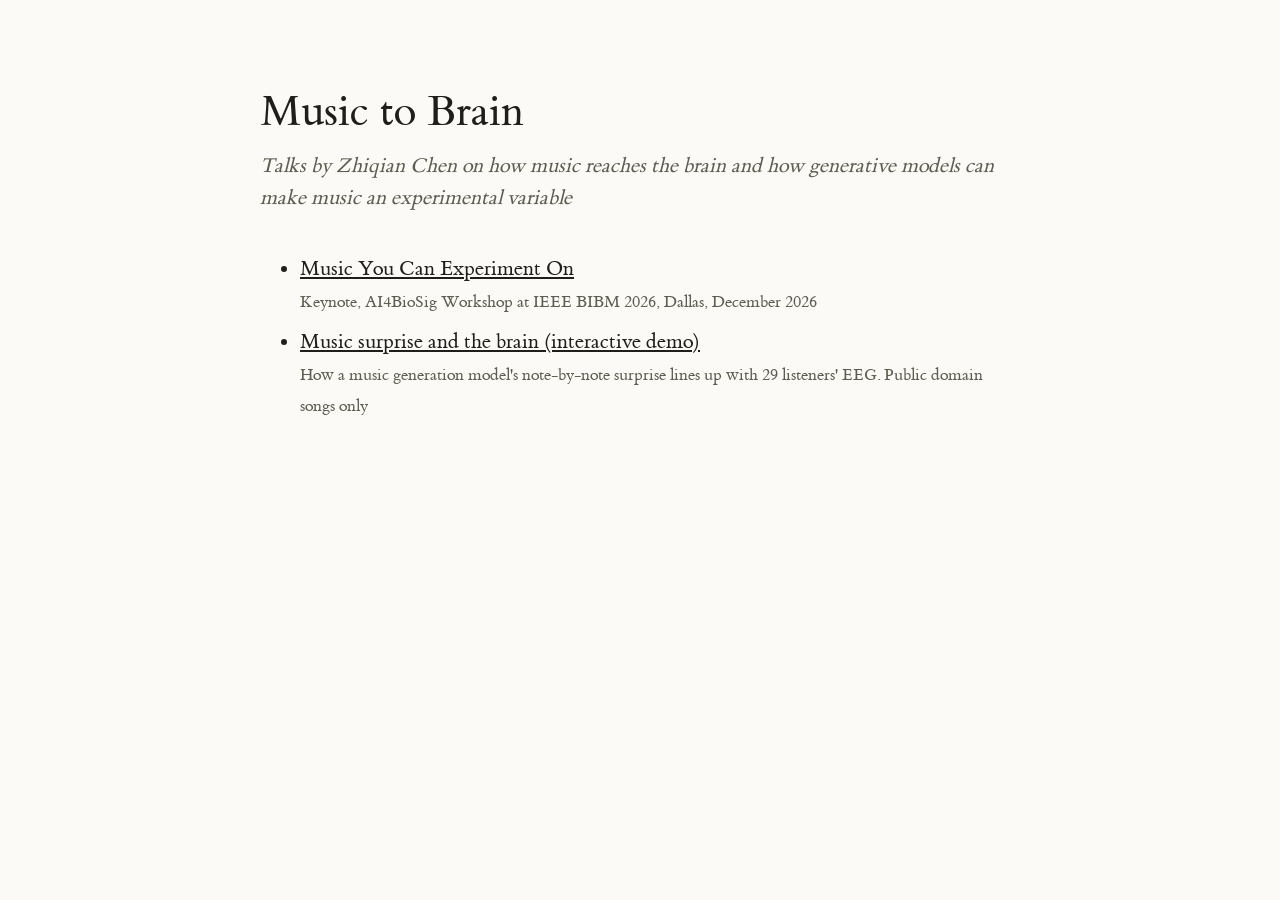
<file: index.html>
<!doctype html>
<html lang="en"><head><meta charset="utf-8"><meta name="viewport" content="width=device-width, initial-scale=1">
<title>Music to Brain</title>
<style>
@font-face{font-family:"et-book";src:url(shared/fonts/etbook-roman-lf.woff) format("woff")}
body{background:#FBFAF7;color:#1F1E1B;font-family:"et-book",Georgia,serif;max-width:760px;margin:80px auto;padding:0 16px;font-size:21px;line-height:1.5}
h1{font-weight:400;font-size:44px;margin:0 0 4px} .sub{color:#5F5D50;font-style:italic;margin:0 0 40px}
a{color:#1F1E1B} li{margin:10px 0} .d{color:#5F5D50;font-size:17px}
</style></head><body>
<h1>Music to Brain</h1>
<p class="sub">Talks by Zhiqian Chen on how music reaches the brain and how generative models can make music an experimental variable</p>
<ul>
<li><a href="bibm26-keynote/">Music You Can Experiment On</a><br><span class="d">Keynote, AI4BioSig Workshop at IEEE BIBM 2026, Dallas, December 2026</span></li>
<li><a href="eeg-demo/">Music surprise and the brain (interactive demo)</a><br><span class="d">How a music generation model's note-by-note surprise lines up with 29 listeners' EEG. Public domain songs only</span></li>
</ul>
</body></html>
</file>
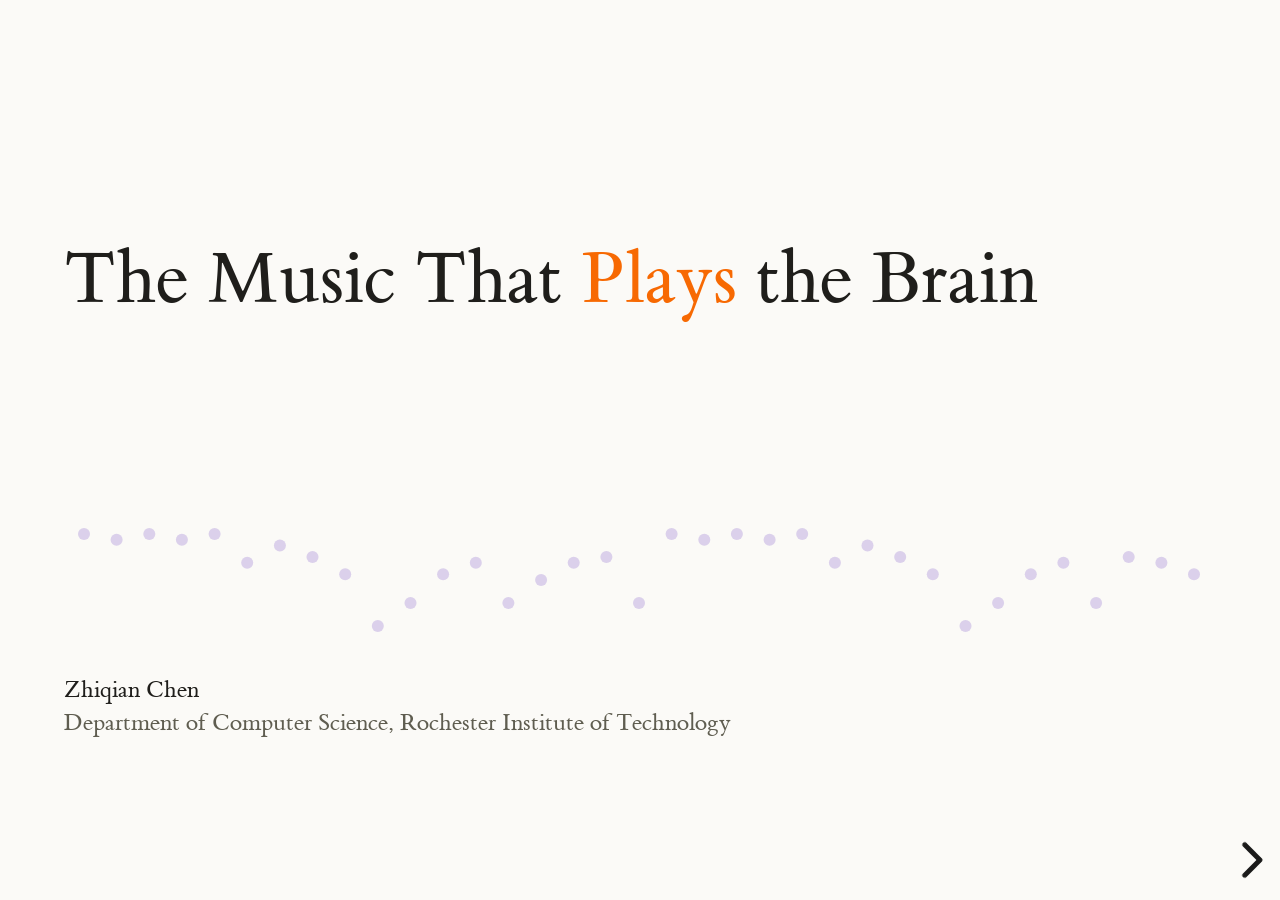
<file: bibm26-keynote/index.html>
<!doctype html>
<html lang="en">
<head>
<meta charset="utf-8">
<meta name="viewport" content="width=device-width, initial-scale=1">
<title>Music You Can Experiment On</title>
<link rel="stylesheet" href="../shared/reveal/reveal.css">
<link rel="stylesheet" href="../shared/style.css">
</head>
<body>
<div class="reveal"><div class="slides">

<section data-sec="20" class="cover" data-background-color="#FBFAF7">
  <h1>The Music That <span>Plays</span> the Brain</h1>
  <svg class="cover-mel" viewBox="0 0 1150 120" width="1150" height="120"><circle cx="20.0" cy="14.0" r="6" fill="#7D55C7" style="animation-delay:0.00s"/><circle cx="52.6" cy="19.8" r="6" fill="#7D55C7" style="animation-delay:0.16s"/><circle cx="85.3" cy="14.0" r="6" fill="#7D55C7" style="animation-delay:0.32s"/><circle cx="117.9" cy="19.8" r="6" fill="#7D55C7" style="animation-delay:0.48s"/><circle cx="150.6" cy="14.0" r="6" fill="#7D55C7" style="animation-delay:0.64s"/><circle cx="183.2" cy="42.8" r="6" fill="#7D55C7" style="animation-delay:0.80s"/><circle cx="215.9" cy="25.5" r="6" fill="#7D55C7" style="animation-delay:0.96s"/><circle cx="248.5" cy="37.0" r="6" fill="#7D55C7" style="animation-delay:1.12s"/><circle cx="281.2" cy="54.2" r="6" fill="#7D55C7" style="animation-delay:1.28s"/><circle cx="313.8" cy="106.0" r="6" fill="#7D55C7" style="animation-delay:1.44s"/><circle cx="346.5" cy="83.0" r="6" fill="#7D55C7" style="animation-delay:1.60s"/><circle cx="379.1" cy="54.2" r="6" fill="#7D55C7" style="animation-delay:1.76s"/><circle cx="411.8" cy="42.8" r="6" fill="#7D55C7" style="animation-delay:1.92s"/><circle cx="444.4" cy="83.0" r="6" fill="#7D55C7" style="animation-delay:2.08s"/><circle cx="477.1" cy="60.0" r="6" fill="#7D55C7" style="animation-delay:2.24s"/><circle cx="509.7" cy="42.8" r="6" fill="#7D55C7" style="animation-delay:2.40s"/><circle cx="542.4" cy="37.0" r="6" fill="#7D55C7" style="animation-delay:2.56s"/><circle cx="575.0" cy="83.0" r="6" fill="#7D55C7" style="animation-delay:2.72s"/><circle cx="607.6" cy="14.0" r="6" fill="#7D55C7" style="animation-delay:2.88s"/><circle cx="640.3" cy="19.8" r="6" fill="#7D55C7" style="animation-delay:3.04s"/><circle cx="672.9" cy="14.0" r="6" fill="#7D55C7" style="animation-delay:3.20s"/><circle cx="705.6" cy="19.8" r="6" fill="#7D55C7" style="animation-delay:3.36s"/><circle cx="738.2" cy="14.0" r="6" fill="#7D55C7" style="animation-delay:3.52s"/><circle cx="770.9" cy="42.8" r="6" fill="#7D55C7" style="animation-delay:3.68s"/><circle cx="803.5" cy="25.5" r="6" fill="#7D55C7" style="animation-delay:3.84s"/><circle cx="836.2" cy="37.0" r="6" fill="#7D55C7" style="animation-delay:4.00s"/><circle cx="868.8" cy="54.2" r="6" fill="#7D55C7" style="animation-delay:4.16s"/><circle cx="901.5" cy="106.0" r="6" fill="#7D55C7" style="animation-delay:4.32s"/><circle cx="934.1" cy="83.0" r="6" fill="#7D55C7" style="animation-delay:4.48s"/><circle cx="966.8" cy="54.2" r="6" fill="#7D55C7" style="animation-delay:4.64s"/><circle cx="999.4" cy="42.8" r="6" fill="#7D55C7" style="animation-delay:4.80s"/><circle cx="1032.1" cy="83.0" r="6" fill="#7D55C7" style="animation-delay:4.96s"/><circle cx="1064.7" cy="37.0" r="6" fill="#7D55C7" style="animation-delay:5.12s"/><circle cx="1097.4" cy="42.8" r="6" fill="#7D55C7" style="animation-delay:5.28s"/><circle cx="1130.0" cy="54.2" r="6" fill="#7D55C7" style="animation-delay:5.44s"/></svg>
  <div class="who">Zhiqian Chen<br><span>Department of Computer Science, Rochester Institute of Technology</span></div>
  <aside class="notes">[minute 0.0 of 29] Title as sent to the organizers: The Music That Plays the Brain (no subtitle). The dots are the opening of Für Elise. Say nothing. Go straight to the sound.</aside>
</section>

<section data-sec="60">
  <span class="mark">Listen</span>
  <h2>Pink Floyd, played back from electrodes on the brains of 29 patients</h2>
  <div class="fp">
    <div class="f"><img src="../shared/figs/papers/bellier_spec_orig.png" data-evidence style="width:720px"><img src="../shared/figs/papers/bellier_spec_recon.png" data-evidence style="width:720px;margin-top:6px"></div>
    <div class="p">
      <p class="key">Heard vs decoded</p>
      <div class="audio-row"><button class="play" data-audio="../shared/audio/bellier_original.mp3">play</button><span>heard</span></div>
      <div class="audio-row"><button class="play" data-audio="../shared/audio/bellier_nonlinear.mp3">play</button><span>decoded from the brain</span></div>
      <p class="tldr" style="margin-top:18px">Rhythm and melody contour survive. The decoder learned this one song.</p>
    </div>
  </div>
  <div class="ref"><a href="https://doi.org/10.1371/journal.pbio.3002176">Bellier et al., Music can be reconstructed from human auditory cortex activity using nonlinear decoding models, PLoS Biol 2023</a></div>
  <aside class="notes">[minute 0.3 of 29] Cold open. Press play before saying anything: first what the patients heard, then what a decoder recovered from their cortex. Then: this is 2023, 29 people, one song. By the end of the talk I want you to imagine the reverse: music written for one brain.</aside>
</section>

<section data-sec="75">
  <span class="mark">The question</span>
  <h2>Many people with advanced dementia can still sing the hymns of their youth</h2>
  <div class="fp">
    <div class="f" style="width:620px"><img class="ph" src="../shared/figs/photos/older_adults_choir.jpg" alt="Older adults singing together"><p class="cap">A choir of older adults sings at a Dutch care home</p></div>
    <div class="p" style="max-width:520px">
      <p class="key">Music reaches a brain that has lost almost everything else.</p>
      <p style="font-size:28px;margin-top:30px">What if we could choose the song for one of them, and watch her brain answer?</p>
    </div>
  </div>
  <div class="ref"><a href="https://doi.org/10.1093/brain/awv135">Jacobsen et al., Why musical memory can be preserved in advanced Alzheimer's disease, Brain 2015</a></div>
  <aside class="notes">[minute 1.3 of 29] A pattern families and care staff describe, and the reason Jacobsen 2015 asked why musical memory survives. Tell it as what care staff see, not as one named patient. The photo is a care home choir, not the person in the story. Ask: what if we could choose the song on purpose, and watch the brain answer? The photo returns on the last slide. Backup has the anatomy: the regions that hold long known music show the least atrophy in Alzheimer's (Jacobsen 2015).</aside>
</section>

<section data-sparse="1" data-sec="30">
  <span class="mark">Your turn</span>
  <h2>Same notes, same sound. Which one is Beethoven?</h2>
  <div style="margin-top:6px">
    <div class="audio-row"><button class="play" data-audio="../shared/audio/fe_order1.mp3">play</button><span>version A</span></div>
    <div class="audio-row"><button class="play" data-audio="../shared/audio/fe_real.mp3">play</button><span>version B</span></div>
  </div>
  <p class="key" style="margin-top:12px">Same notes. Only the rule that picks each next note differs</p>
  <aside class="notes">[minute 2.6 of 29] Play A then B, five seconds each. Ask the room which is Beethoven (B). A is a first order chain built from the same notes: each note depends only on the one before. The full knob comes in Act 5.</aside>
</section>

<section data-sec="45" data-sparse="1">
  <span class="mark">The claim</span>
  <p class="thesis">Soon we will compose music for one brain, and <em>watch it answer</em>.</p>
  <p class="ink2" style="font-size:26px;margin-top:24px">Today: how close we are, the one thing missing, and what we can build together.</p>
  <p class="illus" style="margin-top:30px">Vision</p>
  <aside class="notes">[minute 3.1 of 29] The bold claim of the talk, said slowly. To confirm with Zhiqian: the wording "soon" (no year on the slide). The missing thing is control of the stimulus, revealed in Act 4.</aside>
</section>

<section data-sparse="1" data-gate="off" data-sec="45">
  <span class="mark">Three findings</span>
  <h2>Three steps to get there</h2>
  <ol class="forecast">
    <li>We can already read music in the brain, and music AI predicts part of its response.</li>
    <li class="fragment">We cannot steer it yet, because natural music does not change on cue.</li>
    <li class="fragment thesis-item">Generative models begin to turn music into a dial.</li>
  </ol>
  <aside class="notes">[minute 3.8 of 29] Read them slowly. Finding 3 is the thesis, stated fully only in Act 4. These three lines return as the contributions on the last slide.</aside>
</section>

<section data-sec="60" data-auto-animate>
  <span class="mark">The map</span>
  <h2>Four ways the field studies music and the brain, and a missing fifth</h2>
  <svg class="fig map" viewBox="0 0 1152 470" data-id="fieldmap"><rect x="80" y="130" width="220" height="100" rx="3" fill="#DCD1EB"/><text x="100" y="174" font-size="28" fill="#1F1E1B" text-anchor="start" >Music</text><text x="100" y="204" font-size="18" fill="#5F5D50" text-anchor="start" >songs, scores, sound</text><rect x="660" y="130" width="220" height="100" rx="3" fill="#EFEBE5"/><text x="680" y="174" font-size="28" fill="#1F1E1B" text-anchor="start" >Brain</text><text x="680" y="204" font-size="18" fill="#5F5D50" text-anchor="start" >EEG, MEG, fMRI, ECoG</text><rect x="440" y="350" width="200" height="84" rx="3" fill="#EFEBE5"/><text x="460" y="394" font-size="28" fill="#1F1E1B" text-anchor="start" >Models</text><text x="460" y="424" font-size="18" fill="#5F5D50" text-anchor="start" >audio and music AI</text><rect x="960" y="130" width="170" height="100" rx="3" fill="#EFEBE5"/><text x="980" y="174" font-size="28" fill="#1F1E1B" text-anchor="start" >Patients</text><text x="980" y="204" font-size="18" fill="#5F5D50" text-anchor="start" >therapy outcomes</text><g><path d="M300,150 C420,60 560,60 660,140" fill="none" stroke="#ACA39A" stroke-width="1.5"/><path d="M660.0,140.0 L646.1,136.6 L653.6,127.2 z" fill="#ACA39A"/></g><text x="480" y="52" font-size="20" fill="#1F1E1B" text-anchor="middle" >1  Encode</text><text x="480" y="76" font-size="18" fill="#5F5D50" text-anchor="middle" >predict the brain from the music</text><g><path d="M660,210 C560,290 420,290 300,215" fill="none" stroke="#ACA39A" stroke-width="1.5"/><path d="M300.0,215.0 L314.2,216.8 L307.8,227.0 z" fill="#ACA39A"/></g><text x="480" y="300" font-size="20" fill="#1F1E1B" text-anchor="middle" >2  Decode</text><text x="480" y="324" font-size="18" fill="#5F5D50" text-anchor="middle" >play the music back from the brain</text><g><path d="M770,250 C770,360 730,392 650,392" fill="none" stroke="#ACA39A" stroke-width="1.5"/><path d="M650.0,392.0 L663.0,386.0 L663.0,398.0 z" fill="#ACA39A"/></g><text x="800" y="420" font-size="20" fill="#1F1E1B" text-anchor="start" >3  Compare</text><text x="800" y="444" font-size="18" fill="#5F5D50" text-anchor="start" >does a model resemble the brain?</text><g><path d="M880,180 L955,180" fill="none" stroke="#ACA39A" stroke-width="1.5"/><path d="M955.0,180.0 L942.0,186.0 L942.0,174.0 z" fill="#ACA39A"/></g><text x="960" y="270" font-size="20" fill="#1F1E1B" text-anchor="start" >4  Treat</text><text x="960" y="294" font-size="18" fill="#5F5D50" text-anchor="start" >does music help patients?</text><g><path d="M440,392 C260,392 190,330 190,240" fill="none" stroke="#ACA39A" stroke-width="1.5" stroke-dasharray="6 6"/><path d="M190.0,240.0 L196.0,253.0 L184.0,253.0 z" fill="#ACA39A"/></g><text x="40" y="440" font-size="20" fill="#1F1E1B" text-anchor="start" >5  Control</text><text x="40" y="464" font-size="18" fill="#5F5D50" text-anchor="start" >set the music, one knob at a time</text></svg>
  <aside class="notes">[minute 4.6 of 29] Say in one line: EEG and MEG give the when, fMRI the where, intracranial both (backup slide). The map returns once more before the turn to the dial. Arrows 1 and 2 are Act 2. Arrow 3 is Act 3. Arrow 4 is Act 4. Arrow 5, dashed, is the gap and Act 5.</aside>
</section>

<section data-sec="50">
  <span class="mark">1 Why music</span>
  <h2>Music releases dopamine twice: while we wait for the peak, and when it lands</h2>
  <div class="fp">
    <div class="f" style="width:900px"><svg class="fig" viewBox="0 0 1152 400"><g data-accent="1">
    <line x1="40" y1="300" x2="1100" y2="300" stroke="#ACA39A"/>
    <text x="1100" y="330" font-size="21" fill="#5F5D50" text-anchor="end">time in the piece</text>
    <path d="M40,290 C300,285 420,250 560,180 C620,150 650,120 700,110 C760,100 780,200 860,270 L1100,285" fill="none" stroke="#7C878E" stroke-width="1.5"/>
    <g class="fragment" data-fragment-index="1">
      <rect x="380" y="60" width="300" height="250" fill="#EFEBE5" opacity=".7"/>
      <text x="530" y="95" font-size="27" fill="#1F1E1B" text-anchor="middle">anticipation</text>
      <text x="530" y="125" font-size="23" fill="#5F5D50" text-anchor="middle">caudate</text>
    </g>
    <g class="fragment" data-fragment-index="2">
      <circle cx="700" cy="110" r="9" fill="#F76902"/>
      <text x="722" y="80" font-size="27" fill="#1F1E1B">peak pleasure</text>
      <text x="722" y="110" font-size="23" fill="#5F5D50">nucleus accumbens</text>
    </g>
    <g class="fragment" data-fragment-index="3">
      <text x="40" y="375" font-size="29" fill="#1F1E1B">Expectation is part of the reward. Whoever shapes expectation shapes the response.</text>
    </g>
  </g></svg>
    <p class="illus" style="margin-top:4px">Schematic of the paper's finding, not data</p></div>
    <div class="p"><div class="people"><figure><img src="../shared/figs/people/zatorre.jpg" alt="Robert Zatorre"><figcaption>Robert Zatorre<span>McGill, senior author</span></figcaption></figure></div></div>
  </div>
  <p class="ink2" style="font-size:20px;margin-top:6px">The chills were confirmed with autonomic recordings, the signals a wearable picks up.</p>
  <div class="ref"><a href="https://doi.org/10.1038/nn.2726">Salimpoor et al., Anatomically distinct dopamine release during anticipation and experience of peak emotion to music, Nat Neurosci 2011</a></div>
  <aside class="notes">[minute 5.6 of 29] One line from the backup slide: music recruits motor, reward, memory and emotion systems at once (Koelsch 2014). PET gives the chemistry, fMRI the timing, same listeners, same music. Last line plants a seed: expectation is part of the reward, and a generator can shape expectation. Check against the paper before saying it: chills were confirmed with psychophysiological recordings (heart rate, respiration, skin conductance), a hook for the ECG and wearables people in the room.</aside>
</section>

<section data-sec="45">
  <span class="mark">1 Why music</span>
  <h2>Your auditory cortex has a population that cares about song, and little else</h2>
  <div class="fp"><div class="f"><svg class="fig" viewBox="0 0 900 300" style="width:900px"><text x="0" y="70" font-size="23" fill="#1F1E1B" text-anchor="start" >speech</text><text x="0" y="122" font-size="23" fill="#1F1E1B" text-anchor="start" >instrumental music</text><text x="0" y="174" font-size="23" fill="#1F1E1B" text-anchor="start" >music with singing</text><text x="0" y="226" font-size="23" fill="#1F1E1B" text-anchor="start" >other sounds</text><text x="230" y="30" font-size="21" fill="#5F5D50" text-anchor="start" >speech selective</text><g><rect x="230" y="50" width="180" height="28" fill="#ACA39A"/></g><g><rect x="230" y="102" width="18" height="28" fill="#7D55C7"/></g><g><rect x="230" y="154" width="81" height="28" fill="#7D55C7"/></g><g><rect x="230" y="206" width="18" height="28" fill="#ACA39A"/></g><text x="450" y="30" font-size="21" fill="#5F5D50" text-anchor="start" >music selective</text><g><rect x="450" y="50" width="18" height="28" fill="#ACA39A"/></g><g><rect x="450" y="102" width="162" height="28" fill="#7D55C7"/></g><g><rect x="450" y="154" width="144" height="28" fill="#7D55C7"/></g><g><rect x="450" y="206" width="27" height="28" fill="#ACA39A"/></g><text x="670" y="30" font-size="21" fill="#1F1E1B" text-anchor="start" font-weight="600">song selective</text><g><rect x="670" y="50" width="27" height="28" fill="#ACA39A"/></g><g><rect x="670" y="102" width="36" height="28" fill="#7D55C7"/></g><g data-accent="1"><rect x="670" y="154" width="180" height="28" fill="#F76902"/></g><g><rect x="670" y="206" width="9" height="28" fill="#ACA39A"/></g><text x="0" y="288" font-size="19" fill="#5F5D50" text-anchor="start" >schematic of the component responses, 165 natural sounds</text></svg></div><div class="p"><div class="people"><figure><img src="../shared/figs/people/norman-haignere.jpg" alt="Sam Norman-Haignere"><figcaption>Sam Norman-Haignere<span>U Rochester</span></figcaption></figure></div></div></div>
  <div class="ref">Redrawn after <a href="https://doi.org/10.1016/j.neuron.2015.11.035">Norman-Haignere et al. 2015</a><span class="sep"></span><a href="https://doi.org/10.1016/j.cub.2022.01.069">Norman-Haignere et al. 2022</a></div>
  <aside class="notes">[minute 6.4 of 29] Room question first: which of these sounds drives the purple bars, speech, instruments or singing? Schematic of Fig 2A in Norman-Haignere 2022: bar lengths show which sound categories drive each component, not measured values. Rows are the 165 sounds, red means strong response. C1 and C15 prefer speech, C10 music, C11 song. Seen with ECoG, confirmed with fMRI, not explained by acoustic features. Norman-Haignere is at the University of Rochester, a neighbor of RIT.</aside>
</section>

<section data-sec="35">
  <span class="mark">1 Why music</span>
  <h2>A steady beat can make a person with Parkinson's walk better</h2>
  <div class="fp">
    <div class="f" style="width:340px"><img class="ph" src="../shared/figs/photos/gait_rehab.jpg" alt="Gait training session"></div>
    <div class="p">
      <p class="key">Patients fall into step with the beat</p>
      <p class="tldr">Patients step to the pulse: rhythmic auditory stimulation.</p>
    </div>
  </div>
  <div class="ref"><a href="https://doi.org/10.3389/fneur.2022.940419">Ye et al., Front Neurol 2022</a></div>
  <aside class="notes">[minute 7.2 of 29] Say: remember this one, it comes back in the clinic. Beat and meter show up in EEG as peaks at the beat frequency, even when the meter is only imagined (Nozaradan 2011, in Act 2). Plant for Act 4: the best understood music therapy is the one where the stimulus has a knob, the tempo.</aside>
</section>

<section data-sec="60">
  <span class="mark">2 What we can see · Running example</span>
  <h2>Your brain predicts every next note, and EEG can see the surprise</h2>
  <svg class="fig" viewBox="0 0 1152 420" data-id="fe"><circle cx="40" cy="40" r="7" fill="#7D55C7" data-id="fe0"/><text x="40" y="200" font-size="17" fill="#5F5D50" text-anchor="middle" >E5</text><circle cx="100" cy="47" r="7" fill="#7D55C7" data-id="fe1"/><text x="100" y="200" font-size="17" fill="#5F5D50" text-anchor="middle" >D&#9839;5</text><rect class="fragment" data-fragment-index="1" x="88" y="344.9" width="24" height="35.099999999999994" fill="#ACA39A"/><circle cx="160" cy="40" r="7" fill="#7D55C7" data-id="fe2"/><text x="160" y="200" font-size="17" fill="#5F5D50" text-anchor="middle" >E5</text><rect class="fragment" data-fragment-index="1" x="148" y="380.0" width="24" height="1.5" fill="#ACA39A"/><circle cx="220" cy="47" r="7" fill="#7D55C7" data-id="fe3"/><text x="220" y="200" font-size="17" fill="#5F5D50" text-anchor="middle" >D&#9839;5</text><rect class="fragment" data-fragment-index="1" x="208" y="344.9" width="24" height="35.099999999999994" fill="#ACA39A"/><circle cx="280" cy="40" r="7" fill="#7D55C7" data-id="fe4"/><text x="280" y="200" font-size="17" fill="#5F5D50" text-anchor="middle" >E5</text><rect class="fragment" data-fragment-index="1" x="268" y="380.0" width="24" height="1.5" fill="#ACA39A"/><circle cx="340" cy="75" r="7" fill="#7D55C7" data-id="fe5"/><text x="340" y="200" font-size="17" fill="#5F5D50" text-anchor="middle" >B4</text><rect class="fragment" data-fragment-index="1" x="328" y="284.9" width="24" height="95.1" fill="#ACA39A"/><circle cx="400" cy="54" r="7" fill="#7D55C7" data-id="fe6"/><text x="400" y="200" font-size="17" fill="#5F5D50" text-anchor="middle" >D5</text><rect class="fragment" data-fragment-index="1" x="388" y="284.9" width="24" height="95.1" fill="#ACA39A"/><circle cx="460" cy="68" r="7" fill="#7D55C7" data-id="fe7"/><text x="460" y="200" font-size="17" fill="#5F5D50" text-anchor="middle" >C5</text><rect class="fragment" data-fragment-index="1" x="448" y="380.0" width="24" height="1.5" fill="#ACA39A"/><circle cx="520" cy="89" r="7" fill="#7D55C7" data-id="fe8"/><text x="520" y="200" font-size="17" fill="#5F5D50" text-anchor="middle" >A4</text><rect class="fragment" data-fragment-index="1" x="508" y="320.0" width="24" height="60.0" fill="#ACA39A"/><circle cx="580" cy="152" r="7" fill="#7D55C7" data-id="fe9"/><text x="580" y="200" font-size="17" fill="#5F5D50" text-anchor="middle" >C4</text><rect class="fragment" data-fragment-index="1" x="568" y="320.0" width="24" height="60.0" fill="#ACA39A"/><circle cx="640" cy="124" r="7" fill="#7D55C7" data-id="fe10"/><text x="640" y="200" font-size="17" fill="#5F5D50" text-anchor="middle" >E4</text><rect class="fragment" data-fragment-index="1" x="628" y="380.0" width="24" height="1.5" fill="#ACA39A"/><circle cx="700" cy="89" r="7" fill="#7D55C7" data-id="fe11"/><text x="700" y="200" font-size="17" fill="#5F5D50" text-anchor="middle" >A4</text><rect class="fragment" data-fragment-index="1" x="688" y="300.68" width="24" height="79.32000000000001" fill="#ACA39A"/><circle cx="760" cy="75" r="7" fill="#7D55C7" data-id="fe12"/><text x="760" y="200" font-size="17" fill="#5F5D50" text-anchor="middle" >B4</text><rect class="fragment" data-fragment-index="1" x="748" y="320.0" width="24" height="60.0" fill="#ACA39A"/><circle cx="820" cy="124" r="7" fill="#7D55C7" data-id="fe13"/><text x="820" y="200" font-size="17" fill="#5F5D50" text-anchor="middle" >E4</text><rect class="fragment" data-fragment-index="1" x="808" y="284.9" width="24" height="95.1" fill="#ACA39A"/><circle cx="880" cy="96" r="7" fill="#7D55C7" data-id="fe14"/><text x="880" y="200" font-size="17" fill="#5F5D50" text-anchor="middle" >G&#9839;4</text><rect class="fragment" data-fragment-index="1" x="868" y="240.68" width="24" height="139.32" fill="#7D55C7"/><circle cx="940" cy="75" r="7" fill="#7D55C7" data-id="fe15"/><text x="940" y="200" font-size="17" fill="#5F5D50" text-anchor="middle" >B4</text><rect class="fragment" data-fragment-index="1" x="928" y="380.0" width="24" height="1.5" fill="#ACA39A"/><circle cx="1000" cy="68" r="7" fill="#7D55C7" data-id="fe16"/><text x="1000" y="200" font-size="17" fill="#5F5D50" text-anchor="middle" >C5</text><rect class="fragment" data-fragment-index="1" x="988" y="224.9" width="24" height="155.1" fill="#F76902"/><circle cx="1060" cy="124" r="7" fill="#7D55C7" data-id="fe17"/><text x="1060" y="200" font-size="17" fill="#5F5D50" text-anchor="middle" >E4</text><rect class="fragment" data-fragment-index="1" x="1048" y="260.0" width="24" height="120.0" fill="#7D55C7"/><line x1="20" y1="380" x2="1090" y2="380" stroke="#ACA39A"/><g class="fragment" data-fragment-index="1"><text x="20" y="236" font-size="19" fill="#5F5D50" text-anchor="start" >surprise of each note given the one before (bits)</text></g></svg>
  <p class="ink2" style="font-size:21px;margin-top:-6px">Di Liberto 2020: in 20 listeners, adding surprise raises EEG prediction from 0.073 to 0.078.</p>
  <div class="ref"><a href="https://doi.org/10.7554/eLife.51784">Di Liberto et al., Cortical encoding of melodic expectations in human temporal cortex, eLife 2020</a></div>
  <aside class="notes">[minute 7.8 of 29] Audience moment: play the first eight notes in your head or hum them, ask the room which note surprised them. Then reveal the bars. Our running example. Top: the first 18 notes, height is pitch. Fragment: surprise of each note given the previous one, counted on this excerpt. The E, D sharp trill is predictable. The turn to G sharp and the leaps are surprising, only the most surprising note in orange. Question for the room: does the brain track this curve?</aside>
</section>

<section data-sec="60">
  <span class="mark">2 What we can see · Encode</span>
  <h2>Try it: imagine a march. Your cortex now shows a peak the beat does not have</h2>
  <div class="fp">
    <div class="f"><svg class="fig" viewBox="0 0 700 420" style="width:700px"><text x="0" y="100" font-size="22" fill="#1F1E1B" text-anchor="start" >beat only</text><line x1="160" y1="120" x2="680" y2="120" stroke="#ACA39A"/><g><line x1="576.0" y1="120" x2="576.0" y2="50" stroke="#7C878E" stroke-width="4"/><text x="576.0" y="44" font-size="17" fill="#5F5D50" text-anchor="middle" >2.4 Hz</text></g><text x="0" y="220" font-size="22" fill="#1F1E1B" text-anchor="start" >imagine a march</text><line x1="160" y1="240" x2="680" y2="240" stroke="#ACA39A"/><g><line x1="576.0" y1="240" x2="576.0" y2="170" stroke="#7C878E" stroke-width="4"/><text x="576.0" y="164" font-size="17" fill="#5F5D50" text-anchor="middle" >2.4 Hz</text></g><g data-accent="1"><line x1="368.0" y1="240" x2="368.0" y2="170" stroke="#F76902" stroke-width="4"/><text x="368.0" y="164" font-size="17" fill="#1F1E1B" text-anchor="middle" >1.2 Hz</text></g><text x="0" y="340" font-size="22" fill="#1F1E1B" text-anchor="start" >imagine a waltz</text><line x1="160" y1="360" x2="680" y2="360" stroke="#ACA39A"/><g><line x1="576.0" y1="360" x2="576.0" y2="290" stroke="#7C878E" stroke-width="4"/><text x="576.0" y="284" font-size="17" fill="#5F5D50" text-anchor="middle" >2.4 Hz</text></g><g><line x1="298.7" y1="360" x2="298.7" y2="290" stroke="#7D55C7" stroke-width="4"/><text x="298.66666666666663" y="284" font-size="17" fill="#1F1E1B" text-anchor="middle" >0.8 Hz</text></g><g><line x1="437.3" y1="360" x2="437.3" y2="290" stroke="#7C878E" stroke-width="4"/><text x="437.3333333333333" y="284" font-size="17" fill="#5F5D50" text-anchor="middle" >1.6 Hz</text></g><line x1="437.3" y1="360" x2="437.3" y2="310" stroke="#7D55C7" stroke-width="4"/><text x="430.0" y="416" font-size="18" fill="#5F5D50" text-anchor="middle" >EEG frequency, schematic of the paper's finding</text></svg></div>
    <div class="p"><div class="people"><figure><img src="../shared/figs/people/nozaradan.jpg" alt="Sylvie Nozaradan"><figcaption>Sylvie Nozaradan<span>UCLouvain</span></figcaption></figure></div></div>
  </div>
  <div class="ref"><a href="https://doi.org/10.1523/JNEUROSCI.0411-11.2011">Nozaradan et al., Tagging the neuronal entrainment to beat and meter, J Neurosci 2011</a></div>
  <aside class="notes">[minute 8.8 of 29] Audience moment. Ask the room to imagine a steady beat as a march: one two, one two. Then reveal: in EEG, listeners who imagine a march show a peak at half the beat frequency, a waltz at a third. The meter exists only in the brain. Nozaradan 2011, J Neurosci.</aside>
</section>

<section data-sec="60">
  <span class="mark">2 What we can see · Decode</span>
  <h2>From brain scans, an AI composer makes music that matches what people heard in genre and mood</h2>
  
  <div class="cols" style="margin-top:20px">
    <div><div class="audio-row"><button class="play" data-audio="../shared/audio/b2m_heard1.mp3">play</button><span>what they heard</span></div>
    <div class="audio-row"><button class="play" data-audio="../shared/audio/b2m_recon1.mp3">play</button><span>made from their brain scan</span></div>
    <p class="cap" style="margin-top:10px">the authors' best example, 5 people scanned</p></div>
    <div><p class="big">85%</p><p class="ink2" style="font-size:22px">of clips picked out against another clip, chance 50%. 66% in a low level sound space.</p></div>
  </div>
  <p class="tldr" style="margin-top:30px">Genre, instruments and mood carry over. Timing and tempo often do not.</p>
  <img src="../shared/figs/denk2023_fig1.png" data-evidence style="width:1000px;display:block;margin-top:14px">
  <div class="ref"><a href="https://doi.org/10.1038/s41467-025-66731-7">Denk, Takagi et al., Text to music generation models capture musical semantic representations in the human brain, Nat Commun 2025</a></div>
  <aside class="notes">[minute 9.8 of 29] Audio: one of the authors' highlight pairs from the Brain2Music project page, picked as the best of 10. Play 5 s of each. Five people scanned, 540 clips. fMRI is mapped to a 128 number music embedding (MuLan), MusicLM turns it into sound. The 85 percent: is the generated clip closer to the true clip than to another clip, judged in MuLan, the space the decoder aims at, chance 50. In a low level audio space it is about 66 percent against a ceiling of about 79 (backup has the bars).</aside>
</section>

<section data-sec="55">
  <span class="mark">2 What we can see </span>
  <h2>A music AI's layers line up with the auditory cortex's hierarchy</h2>
  <div class="fp">
    <div class="f"><svg class="fig" viewBox="0 0 560 420" style="width:560px"><line x1="70" y1="354" x2="440" y2="354" stroke="#ACA39A"/><text x="60" y="360" font-size="18" fill="#5F5D50" text-anchor="end" >0</text><text x="60" y="200.0" font-size="18" fill="#5F5D50" text-anchor="end" >0.5</text><text x="60" y="40" font-size="18" fill="#5F5D50" text-anchor="end" >1</text><text x="70.0" y="380" font-size="18" fill="#5F5D50" text-anchor="middle" >0</text><text x="190.0" y="380" font-size="18" fill="#5F5D50" text-anchor="middle" >4</text><text x="310.0" y="380" font-size="18" fill="#5F5D50" text-anchor="middle" >8</text><text x="430.0" y="380" font-size="18" fill="#5F5D50" text-anchor="middle" >12</text><text x="255.0" y="410" font-size="20" fill="#5F5D50" text-anchor="middle" >model layer</text><polyline fill="none" stroke="#009CBD" stroke-width="2.5" points="70.0,219.6 100.0,152.4 130.0,133.2 160.0,120.4 190.0,171.6 220.0,194.0 250.0,235.6 280.0,264.4 310.0,274.0 340.0,270.8 370.0,251.6 400.0,267.6 430.0,235.6"/><polyline fill="none" stroke="#ACA39A" stroke-width="1.8" stroke-dasharray="6 5" points="70.0,347.6 100.0,280.4 130.0,171.6 160.0,152.4 190.0,142.8 220.0,114.0 250.0,114.0 280.0,101.2 310.0,85.2 340.0,78.8 370.0,59.6 400.0,69.2 430.0,75.6"/><polyline fill="none" stroke="#7D55C7" stroke-width="2.5" points="70.0,328.4 100.0,280.4 130.0,290.0 160.0,280.4 190.0,251.6 220.0,210.0 250.0,142.8 280.0,133.2 310.0,94.8 340.0,78.8 370.0,62.8 400.0,72.4 430.0,75.6"/><text x="438.0" y="81.6" font-size="20" fill="#1F1E1B" text-anchor="start" >far sites</text><text x="438.0" y="241.6" font-size="20" fill="#5F5D50" text-anchor="start" >early sites</text><text x="550" y="14" font-size="16" fill="#5F5D50" text-anchor="end" >redrawn, approximate</text><text x="80" y="14" font-size="18" fill="#5F5D50" text-anchor="start" >fit, normalized</text></svg></div>
    <div class="p">
      <p class="key">Early layers fit primary auditory cortex. Late layers fit sites farther out</p>
      <div class="people"><figure><img src="../shared/figs/people/mesgarani.jpg" alt="Nima Mesgarani"><figcaption>Nima Mesgarani<span>Columbia</span></figcaption></figure></div>
    </div>
  </div>
  <div class="ref"><a href="https://doi.org/10.1038/s41467-025-63961-7">Mischler, Li, Bickel, Mehta, Mesgarani, Nat Commun 2025</a></div>
  <aside class="notes">[minute 10.8 of 29] Three electrode clusters: blue prefers early layers and sits in primary auditory cortex, yellow peaks in middle to late layers, magenta prefers late layers and sits farthest out. classical piano pieces, 20 EEG listeners and 6 intracranial patients (the curves are from the intracranial data). Expertise changes how strongly context is encoded. Curves redrawn approximately from Fig 3a: teal is the early layer cluster (blue in the brain image) near primary auditory cortex, purple the late layer cluster farthest out. A third, middle cluster (yellow in the paper) peaks in middle to late layers.</aside>
</section>

<section data-sec="70">
  <span class="mark">2 What we can see · My own data</span>
  <h2>Averaged over hundreds of notes, the notes MusicGen calls surprising get a bigger brain response <span class="status prog">In progress</span></h2>
  <div class="fp">
    <div class="f"><svg class="fig" viewBox="0 0 700 380" style="width:700px"><rect x="216.4" y="30" width="195.2" height="290" fill="#EFEBE5"/><line x1="70" y1="206.1" x2="680" y2="206.1" stroke="#ACA39A"/><line x1="143.2" y1="30" x2="143.2" y2="320" stroke="#ACA39A" stroke-dasharray="3 4"/><polygon points="70.0,121.8 82.3,117.4 94.4,133.0 106.6,138.6 118.9,133.7 131.1,138.5 143.2,143.9 155.4,141.0 167.6,133.7 179.9,110.6 192.0,105.9 204.2,145.6 216.5,125.2 228.6,120.4 240.8,61.8 253.0,43.9 265.2,44.5 277.4,57.3 289.6,65.6 301.8,87.0 314.1,50.7 326.2,57.7 338.4,66.0 350.6,77.4 362.8,82.5 375.0,110.8 387.2,115.1 399.4,117.9 411.7,128.3 423.8,128.8 436.0,100.4 448.2,121.0 460.4,122.7 472.6,131.4 484.8,135.8 497.0,157.5 509.2,149.3 521.4,142.1 533.6,164.8 545.8,172.3 558.0,146.1 570.2,146.4 582.4,165.0 594.6,163.3 606.8,193.9 619.0,194.5 631.2,200.2 643.4,177.8 655.6,185.8 667.8,209.3 680.0,209.1 680.0,265.7 667.8,265.9 655.6,248.7 643.4,245.9 631.2,266.7 619.0,251.6 606.8,262.6 594.6,229.2 582.4,218.9 570.2,215.0 558.0,213.3 545.8,241.3 533.6,231.5 521.4,199.5 509.2,206.4 497.0,220.0 484.8,205.3 472.6,210.8 460.4,180.3 448.2,169.3 436.0,151.4 423.8,189.3 411.7,187.6 399.4,175.0 387.2,178.8 375.0,183.3 362.8,154.6 350.6,155.2 338.4,143.0 326.2,126.2 314.1,119.0 301.8,154.6 289.6,135.4 277.4,124.2 265.2,102.3 253.0,112.7 240.8,130.9 228.6,175.9 216.5,176.7 204.2,190.9 192.0,159.1 179.9,166.9 167.6,203.9 155.4,201.1 143.2,204.6 131.1,206.0 118.9,201.0 106.6,210.5 94.4,207.3 82.3,191.0 70.0,207.4" fill="#FAD6BA" opacity=".7"/><polyline fill="none" stroke="#7C878E" stroke-width="2" points="70.0,137.3 82.3,139.7 94.4,148.7 106.6,176.5 118.9,170.8 131.1,180.2 143.2,177.8 155.4,181.8 167.6,170.9 179.9,194.8 192.0,197.8 204.2,173.4 216.5,196.6 228.6,228.4 240.8,269.2 253.0,269.6 265.2,261.6 277.4,258.6 289.6,269.1 301.8,271.0 314.1,252.1 326.2,275.4 338.4,263.3 350.6,262.4 362.8,247.0 375.0,220.2 387.2,231.4 399.4,215.9 411.7,208.5 423.8,190.2 436.0,194.7 448.2,197.1 460.4,188.4 472.6,163.6 484.8,191.8 497.0,175.3 509.2,155.6 521.4,148.7 533.6,143.6 545.8,144.3 558.0,156.3 570.2,148.6 582.4,152.3 594.6,130.2 606.8,140.9 619.0,110.3 631.2,114.1 643.4,102.8 655.6,101.6 667.8,66.0 680.0,111.1"/><polyline fill="none" stroke="#F76902" stroke-width="2.5" points="70.0,164.6 82.3,154.2 94.4,170.1 106.6,174.6 118.9,167.4 131.1,172.3 143.2,174.3 155.4,171.0 167.6,168.8 179.9,138.7 192.0,132.5 204.2,168.2 216.5,151.0 228.6,148.2 240.8,96.3 253.0,78.3 265.2,73.4 277.4,90.8 289.6,100.5 301.8,120.8 314.1,84.9 326.2,91.9 338.4,104.5 350.6,116.3 362.8,118.6 375.0,147.1 387.2,147.0 399.4,146.5 411.7,157.9 423.8,159.0 436.0,125.9 448.2,145.1 460.4,151.5 472.6,171.1 484.8,170.5 497.0,188.8 509.2,177.9 521.4,170.8 533.6,198.1 545.8,206.8 558.0,179.7 570.2,180.7 582.4,191.9 594.6,196.3 606.8,228.3 619.0,223.1 631.2,233.4 643.4,211.8 655.6,217.2 667.8,237.6 680.0,237.4"/><text x="143.2" y="344" font-size="17" fill="#5F5D50" text-anchor="middle">0</text><text x="299.4" y="344" font-size="17" fill="#5F5D50" text-anchor="middle">0.2</text><text x="455.5" y="344" font-size="17" fill="#5F5D50" text-anchor="middle">0.4</text><text x="611.7" y="344" font-size="17" fill="#5F5D50" text-anchor="middle">0.6</text><text x="375" y="368" font-size="18" fill="#5F5D50" text-anchor="middle">seconds after the note starts</text><text x="149.2" y="44" font-size="16" fill="#5F5D50">note</text><text x="222.4" y="48" font-size="16" fill="#5F5D50">cluster, p = 0.0028</text><text x="444.0" y="111.9" font-size="19" fill="#1F1E1B">surprising notes</text><text x="244.7" y="301.4" font-size="19" fill="#5F5D50">expected notes</text><text x="60" y="211.1" font-size="16" fill="#5F5D50" text-anchor="end">0</text><text x="14" y="40" font-size="16" fill="#5F5D50">EEG (SD)</text></svg></div>
    <div class="p">
      <p class="key">0.16 s after the note, over the top of the head</p>
            <p class="ink2" style="font-size:20px">29 listeners. Note by note: r = 0.083, an untrained model 0.155, both chance level. The untrained model is not yet tested on the average.</p>
    </div>
  </div>
  <div class="ref"><a href="https://openneuro.org/datasets/ds005876">OpenNeuro ds005876</a><span class="sep"></span>Chen, unpublished analysis</div>
  <aside class="notes">[minute 11.7 of 29] Orange: notes one SD more surprising, gray: one SD less. 29 listeners in all, 14 to 21 per song. Clear when averaged over hundreds of notes. Not yet run: the group level control with an untrained model, and confirming which nuisance regressors are in the regression. Surprise for every note from MusicGen-large, EEG from an open dataset of people hearing familiar songs. Live demo: aquastar.github.io/music-to-brain/eeg-demo. Not yet tested against the untrained model at group level. Regression over all songs and all 29 listeners, separating overlapping note responses. Cluster permutation p = 0.0028, 11 frontocentral channels, 0.09 to 0.34 s, peak 0.16 s, a P2 like window. Scalp maps: extra response per one SD more surprise. If time allows, switch to the demo for 20 seconds: step to the next surprising note at quarter speed. Fallback is a screen recording. To confirm with Zhiqian: which nuisance regressors (envelope, onsets) the group regression includes. Scalp maps use teal for negative and purple for positive. Cluster permutation p = 0.0028 over 11 frontocentral channels, 0.09 to 0.34 s.</aside>
</section>

<section data-sec="110" class="fullbleed" style="padding:18px 0 0 0 !important">
  <div style="padding:0 64px"><span class="mark">2 What we can see · Interactive demo</span>
  <h2 style="font-size:30px;margin:0 0 8px 0">Try it: step to the next surprising note and watch the EEG of the 19 listeners who heard this song</h2></div>
  <div style="width:1200px;height:600px;overflow:hidden;margin-left:20px"><iframe class="embed" data-src="../eeg-demo/index.html" width="1500" height="750" style="display:block;transform:scale(0.8);transform-origin:0 0" title="EEG surprise demo"></iframe></div>
  <aside class="notes">[minute 12.8 of 29] Say before stepping: averaged over hundreds of notes the effect is clear, a single note is too noisy to read. The surprising notes shown are picked by the model, not by me. Live demo, 60 to 90 s. Pick Home on the Range, quarter speed, press next surprising note. Point at the score, the model curve and the EEG bump in the shaded window. Fallback: the 20 s screen recording. Public dataset OpenNeuro ds005876. Fallback if the browser fails: shared/eeg_demo_fallback.webm (20 s screen recording, three surprising notes at quarter speed). Open on the panel for all notes and all listeners. Then say plainly: note by note neither MusicGen nor an untrained model beats chance. The claim is the average on the last slide, and its control is pending.</aside>
</section>

<section data-sec="15" data-auto-animate>
  <span class="mark">3 Seeing is not understanding</span>
  <h2>Arrow 3: does a model of music resemble the brain?</h2>
  <svg class="fig map" viewBox="0 -40 1152 510" data-id="fieldmap"><text x="0" y="-12" font-size="24" fill="#5F5D50" text-anchor="start" >We can read music from the brain. Do models explain it?</text><rect x="80" y="130" width="220" height="100" rx="3" fill="#DCD1EB"/><text x="100" y="174" font-size="28" fill="#1F1E1B" text-anchor="start" >Music</text><text x="100" y="204" font-size="18" fill="#5F5D50" text-anchor="start" >songs, scores, sound</text><rect x="660" y="130" width="220" height="100" rx="3" fill="#EFEBE5"/><text x="680" y="174" font-size="28" fill="#1F1E1B" text-anchor="start" >Brain</text><text x="680" y="204" font-size="18" fill="#5F5D50" text-anchor="start" >EEG, MEG, fMRI, ECoG</text><rect x="440" y="350" width="200" height="84" rx="3" fill="#EFEBE5"/><text x="460" y="394" font-size="28" fill="#1F1E1B" text-anchor="start" >Models</text><text x="460" y="424" font-size="18" fill="#5F5D50" text-anchor="start" >audio and music AI</text><rect x="960" y="130" width="170" height="100" rx="3" fill="#EFEBE5"/><text x="980" y="174" font-size="28" fill="#1F1E1B" text-anchor="start" >Patients</text><text x="980" y="204" font-size="18" fill="#5F5D50" text-anchor="start" >therapy outcomes</text><g><path d="M300,150 C420,60 560,60 660,140" fill="none" stroke="#ACA39A" stroke-width="1.5"/><path d="M660.0,140.0 L646.1,136.6 L653.6,127.2 z" fill="#ACA39A"/></g><text x="480" y="52" font-size="20" fill="#5F5D50" text-anchor="middle" >1  Encode</text><text x="480" y="76" font-size="18" fill="#5F5D50" text-anchor="middle" >predict the brain from the music</text><g><path d="M660,210 C560,290 420,290 300,215" fill="none" stroke="#ACA39A" stroke-width="1.5"/><path d="M300.0,215.0 L314.2,216.8 L307.8,227.0 z" fill="#ACA39A"/></g><text x="480" y="300" font-size="20" fill="#5F5D50" text-anchor="middle" >2  Decode</text><text x="480" y="324" font-size="18" fill="#5F5D50" text-anchor="middle" >play the music back from the brain</text><g data-accent="1"><path d="M770,250 C770,360 730,392 650,392" fill="none" stroke="#F76902" stroke-width="2.5"/><path d="M650.0,392.0 L663.0,386.0 L663.0,398.0 z" fill="#F76902"/></g><text x="800" y="420" font-size="22" fill="#1F1E1B" text-anchor="start" font-weight="600">3  Compare</text><text x="800" y="444" font-size="18" fill="#1F1E1B" text-anchor="start" >does a model resemble the brain?</text><g><path d="M880,180 L955,180" fill="none" stroke="#ACA39A" stroke-width="1.5"/><path d="M955.0,180.0 L942.0,186.0 L942.0,174.0 z" fill="#ACA39A"/></g><text x="960" y="270" font-size="20" fill="#5F5D50" text-anchor="start" >4  Treat</text><text x="960" y="294" font-size="18" fill="#5F5D50" text-anchor="start" >does music help patients?</text><g><path d="M440,392 C260,392 190,330 190,240" fill="none" stroke="#ACA39A" stroke-width="1.5" stroke-dasharray="6 6"/><path d="M190.0,240.0 L196.0,253.0 L184.0,253.0 z" fill="#ACA39A"/></g><text x="40" y="440" font-size="20" fill="#5F5D50" text-anchor="start" >5  Control</text><text x="40" y="464" font-size="18" fill="#5F5D50" text-anchor="start" >set the music, one knob at a time</text></svg>
  <aside class="notes">[minute 14.7 of 29] Alignment studies. Same encoding machinery, but the features now come from inside an AI model.</aside>
</section>

<section data-sec="75">
  <span class="mark">3 Seeing is not understanding</span>
  <h2>Past about eight notes, a better music model fits the brain worse</h2>
  <svg class="fig" viewBox="0 0 1000 480" style="width:1000px"><text x="0" y="50" font-size="21" fill="#1F1E1B" text-anchor="start" >fit to the brain</text><text x="0" y="74" font-size="18" fill="#5F5D50" text-anchor="start" >MEG, gain from surprise</text><line x1="150" y1="180" x2="592.2941176470588" y2="180" stroke="#ACA39A"/><line x1="608.2941176470588" y1="180" x2="960" y2="180" stroke="#ACA39A"/><path d="M588.2941176470588,186 L596.2941176470588,174 M604.2941176470588,186 L612.2941176470588,174" stroke="#5F5D50" stroke-width="1.5"/><polyline fill="none" stroke="#7D55C7" stroke-width="2.5" points="150.0,161.2 195.3,88.9 240.6,78.2 285.9,62.1 331.2,56.8 376.5,51.4 421.8,46.1 467.1,40.7 512.4,43.4 557.6,46.1"/><polyline fill="none" stroke="#7D55C7" stroke-width="2.5" points="642.9,67.5 688.2,72.9 733.5,78.2 778.8,88.9 824.1,99.6 869.4,121.1 914.7,121.1 960.0,121.1"/><line x1="557.6" y1="46.1" x2="642.9" y2="67.5" stroke="#7D55C7" stroke-width="1.5" stroke-dasharray="4 4"/><g data-accent="1"><circle cx="467.1" cy="40.7" r="8" fill="#F76902"/><text x="479.05882352941177" y="30.7142857142857" font-size="20" fill="#1F1E1B" text-anchor="start" >peak at 8 notes</text></g><text x="0" y="270" font-size="21" fill="#1F1E1B" text-anchor="start" >model at music</text><text x="0" y="294" font-size="18" fill="#5F5D50" text-anchor="start" >next note accuracy</text><line x1="150" y1="400" x2="592.2941176470588" y2="400" stroke="#ACA39A"/><line x1="608.2941176470588" y1="400" x2="960" y2="400" stroke="#ACA39A"/><path d="M588.2941176470588,406 L596.2941176470588,394 M604.2941176470588,406 L612.2941176470588,394" stroke="#5F5D50" stroke-width="1.5"/><polyline fill="none" stroke="#7C878E" stroke-width="2.5" points="150.0,385.8 195.3,363.2 240.6,354.7 285.9,346.2 331.2,340.6 376.5,337.7 421.8,334.9 467.1,332.1 512.4,334.9 557.6,329.2"/><polyline fill="none" stroke="#7C878E" stroke-width="2.5" points="642.9,320.8 688.2,292.5 733.5,292.5 778.8,295.3 824.1,289.6 869.4,264.2 914.7,261.3 960.0,261.3"/><line x1="557.6" y1="329.2" x2="642.9" y2="320.8" stroke="#7C878E" stroke-width="1.5" stroke-dasharray="4 4"/><text x="150.0" y="452" font-size="18" fill="#5F5D50" text-anchor="middle" >1</text><text x="331.1764705882353" y="452" font-size="18" fill="#5F5D50" text-anchor="middle" >5</text><text x="557.6470588235294" y="452" font-size="18" fill="#5F5D50" text-anchor="middle" >10</text><text x="642.9411764705883" y="452" font-size="18" fill="#5F5D50" text-anchor="middle" >25</text><text x="733.5294117647059" y="452" font-size="18" fill="#5F5D50" text-anchor="middle" >100</text><text x="960.0" y="452" font-size="18" fill="#5F5D50" text-anchor="middle" >400</text><text x="575.0" y="476" font-size="19" fill="#5F5D50" text-anchor="middle" >notes of context the model may use</text></svg>
  <div class="ref">Redrawn after <a href="https://doi.org/10.7554/eLife.80935">Kern et al., Cortical activity during naturalistic music listening reflects short range predictions based on long term experience, eLife 2022</a></div>
  <aside class="notes">[minute 14.9 of 29] Guess moment first: ask the room whether a model that predicts music better should fit the brain better. Then show the curve. Values read approximately from Fig 3C. Top: how much the Music Transformer's surprise adds to MEG prediction, 35 listeners. Bottom: how well the same model predicts the next note. The model keeps improving with context, the fit to the brain peaks near eight notes and falls. A fit is a filter, not a mechanism.</aside>
</section>

<section data-sec="60" data-sparse="1">
  <span class="mark">3 Seeing is not understanding</span>
  <h2>The catch: in every study of real music, the music was fixed</h2>
  <div class="cols" style="margin-top:20px">
    <div><p class="big plain">One song</p><p class="ink2" style="font-size:22px">the decoder never heard another</p></div>
    <div><p class="big plain">540 clips</p><p class="ink2" style="font-size:22px">picked from fixed recordings, nobody changed their tempo or tune</p></div>
    <div><p class="big plain">Fixed songs</p><p class="ink2" style="font-size:22px">my surprise curve rode along with everything else in them</p></div>
  </div>
  <p style="font-size:30px;margin-top:40px">We can see the musical brain. With recorded music, nobody can change one property and hold the rest.</p>
  <aside class="notes">[minute 16.2 of 29] One honest slide. Bellier: one song. Brain2Music: 5 people. My per note check: MusicGen r = 0.083, untrained model 0.155, both inside 2000 shuffles. Also Kern 2022 (backup): past about eight notes a better music model fits the brain worse. Say: a dial gives hundreds of notes at each chosen surprise level, fixed songs cannot.</aside>
</section>

<section data-sec="50">
  <span class="mark">4 The clinic</span>
  <h2>In dementia, music lifts mood slightly, and the effect is gone four weeks later</h2>
  <svg class="fig" viewBox="0 0 1152 328"><line x1="566.6666666666666" y1="44" x2="566.6666666666666" y2="245" stroke="#ACA39A"/><text x="556.6666666666666" y="30" font-size="18" fill="#5F5D50" text-anchor="end" >music worse</text><text x="576.6666666666666" y="30" font-size="18" fill="#5F5D50" text-anchor="start" >music better</text><text x="900" y="30" font-size="18" fill="#5F5D50" text-anchor="start" >certainty</text><text x="0" y="88" font-size="23" fill="#1F1E1B" text-anchor="start" >Depressive symptoms</text><g data-accent="1"><line x1="581.3" y1="80" x2="720.7" y2="80" stroke="#F76902" stroke-width="2.5"/><circle cx="651.0" cy="80" r="8" fill="#F76902"/></g><text x="900" y="88" font-size="21" fill="#5F5D50" text-anchor="start" >moderate</text><text x="0" y="154" font-size="23" fill="#1F1E1B" text-anchor="start" >Agitation, aggression</text><g><line x1="504.3" y1="146" x2="665.7" y2="146" stroke="#7C878E" stroke-width="2.5"/><circle cx="585.0" cy="146" r="7" fill="#FBFAF7" stroke="#7C878E" stroke-width="2"/></g><text x="900" y="154" font-size="21" fill="#5F5D50" text-anchor="start" >moderate</text><text x="0" y="220" font-size="23" fill="#1F1E1B" text-anchor="start" >Cognition</text><g><line x1="559.3" y1="212" x2="717.0" y2="212" stroke="#7C878E" stroke-width="2.5"/><circle cx="636.3" cy="212" r="7" fill="#FBFAF7" stroke="#7C878E" stroke-width="2"/></g><text x="900" y="220" font-size="21" fill="#5F5D50" text-anchor="start" >low to very low</text><text x="0" y="314" font-size="21" fill="#5F5D50" text-anchor="start" >Filled: interval excludes zero (orange: moderate certainty). Four weeks after treatment, no clear effect.</text></svg>
  <div class="ref"><a href="https://doi.org/10.1002/14651858.CD003477.pub5">van der Steen et al., Music based therapeutic interventions for people with dementia, Cochrane 2025</a></div>
  <aside class="notes">[minute 17.2 of 29] Music versus usual care at the end of treatment, standardized mean differences with 95 percent intervals. Depression SMD 0.23, moderate certainty. Behavior 0.31, low. Agitation 0.05, moderate certainty of no effect. Cognition 0.19, interval crosses zero, low to very low. This tempers Act 1: musical memory is preserved, but music therapy does not restore memory. Insomnia (Jespersen 2022): self rated sleep improves, objective sleep shows no clear gain.</aside>
</section>

<section data-sec="50">
  <span class="mark">4 The clinic</span>
  <h2>A beat you can set helps people walk, in Parkinson's and after stroke</h2>
  <div class="fp">
    <div class="f" style="width:240px"><img class="ph" src="../shared/figs/photos/metronome.jpg" alt="A metronome"></div>
    <div class="p">
      <p class="big">+11.3 m per min</p>
      <p class="ink2" style="font-size:22px">walking speed after stroke with rhythmic auditory stimulation, 9 trials, moderate certainty</p>
      <p class="ink2" style="font-size:22px">In Parkinson's, 18 trials: stride length and walking speed improve.</p>
      <p class="tldr" style="margin-top:20px">The beat is a parameter that can be set and repeated.</p>
      <div class="audio-row"><button class="play" data-audio="../shared/audio/metronome_72bpm.mp3">play</button><span>tap along: 72 bpm</span></div>
      <div class="people"><figure><img src="../shared/figs/people/thaut.jpg" alt="Michael Thaut"><figcaption>Michael Thaut<span>U Toronto</span></figcaption></figure></div>
    </div>
  </div>
  <div class="ref"><a href="https://doi.org/10.1002/14651858.CD006787.pub3">Magee et al. 2017</a><span class="sep"></span><a href="https://doi.org/10.3389/fneur.2022.940419">Ye et al. 2022</a></div>
  <aside class="notes">[minute 18.0 of 29] Room moment: play the click and ask everyone to tap their foot. That is the dose a gait therapist sets. Magee 2017: gait velocity +11.34 m per min (9 trials, 268 people, moderate), cadence +10.77 steps per min (7 trials, low). Ye 2022: in Parkinson's, stride length, velocity and UPDRS III improve across 18 RCTs, cadence does not. Payoff of the Act 1 plant. Magee 2017: +10.77 steps per minute after stroke, 7 trials, 223 people, low quality. Ye 2022: in Parkinson's, stride length, velocity and UPDRS III improve across 18 RCTs, no significant effect on cadence. The mechanism is clearest where the stimulus is a parameter. Say: a gait therapist sets the beat near the patient's own cadence, 72 is only an example.</aside>
</section>

<section data-sec="30">
  <span class="mark">4 The clinic</span>
  <p class="thesis">The bottleneck is not the measurement.<br>It is the <em>stimulus</em>.</p>
  <p class="ink2" style="font-size:26px;margin-top:20px">My view. Short artificial sequences already have knobs (Koelsch, Quiroga-Martinez). Generators begin to give whole pieces of real music the same knobs.</p>
  <aside class="notes">[minute 18.8 of 29] The turn of the talk. One breath: we cannot vary real music one factor at a time, so research stays correlational and therapy stays unreportable. Every crack from Acts 2 and 3 is this one. Finding 3 from the forecast. The metronome slide just showed it: the one therapy with a set stimulus is the best understood.</aside>
</section>

<section data-sec="80">
  <span class="mark">4 The clinic · After the turn</span>
  <h2>Change one chord, and the brain answers within 200 ms</h2>
  <div class="audio-row"><button class="play" data-audio="../shared/audio/cadence_regular.mp3">play</button><span>a regular cadence</span><button class="play" data-audio="../shared/audio/cadence_odd.mp3">play</button><span>the same with an odd last chord</span></div>
  <div class="fp"><div class="f"><svg class="fig" viewBox="0 0 620 330" style="width:620px"><rect x="184.8" y="30" width="88.3" height="230" fill="#EFEBE5"/><line x1="70" y1="150" x2="600" y2="150" stroke="#ACA39A"/><polyline fill="none" stroke="#7C878E" stroke-width="2" points="70.0,149.9 78.8,149.8 87.7,149.5 96.5,148.7 105.3,147.2 114.2,144.3 123.0,140.1 131.8,134.6 140.7,129.0 149.5,124.7 158.3,123.1 167.2,124.7 176.0,129.2 184.8,135.0 193.7,140.6 202.5,145.3 211.3,148.6 220.2,151.0 229.0,152.8 237.8,154.6 246.7,156.6 255.5,158.9 264.3,161.6 273.2,164.6 282.0,167.9 290.8,171.3 299.7,174.5 308.5,177.4 317.3,179.6 326.2,181.0 335.0,181.5 343.8,181.0 352.7,179.6 361.5,177.4 370.3,174.5 379.2,171.3 388.0,167.9 396.8,164.6 405.7,161.6 414.5,158.9 423.3,156.6 432.2,154.8 441.0,153.3 449.8,152.2 458.7,151.5 467.5,150.9 476.3,150.6 485.2,150.3 494.0,150.2 502.8,150.1 511.7,150.1 520.5,150.0 529.3,150.0 538.2,150.0 547.0,150.0 555.8,150.0 564.7,150.0 573.5,150.0 582.3,150.0 591.2,150.0 600.0,150.0"/><g data-accent="1"><polyline fill="none" stroke="#F76902" stroke-width="2.5" points="70.0,149.9 78.8,149.8 87.7,149.5 96.5,148.7 105.3,147.2 114.2,144.4 123.0,140.1 131.8,134.9 140.7,129.6 149.5,126.3 158.3,126.9 167.2,132.8 176.0,144.4 184.8,161.1 193.7,181.5 202.5,203.0 211.3,222.5 220.2,236.6 229.0,242.8 237.8,240.2 246.7,230.4 255.5,216.6 264.3,202.4 273.2,190.8 282.0,183.2 290.8,179.3 299.7,178.3 308.5,179.0 317.3,180.2 326.2,181.2 335.0,181.6 343.8,181.0 352.7,179.6 361.5,177.4 370.3,174.5 379.2,171.3 388.0,167.9 396.8,164.6 405.7,161.6 414.5,158.9 423.3,156.6 432.2,154.8 441.0,153.3 449.8,152.2 458.7,151.5 467.5,150.9 476.3,150.6 485.2,150.3 494.0,150.2 502.8,150.1 511.7,150.1 520.5,150.0 529.3,150.0 538.2,150.0 547.0,150.0 555.8,150.0 564.7,150.0 573.5,150.0 582.3,150.0 591.2,150.0 600.0,150.0"/></g><text x="233.41666666666669" y="50" font-size="22" fill="#1F1E1B" text-anchor="middle" >ERAN</text><text x="441.0" y="147.0" font-size="19" fill="#5F5D50" text-anchor="start" >regular chord</text><text x="282.0" y="243.5" font-size="19" fill="#1F1E1B" text-anchor="start" >odd chord</text><text x="70.0" y="290" font-size="18" fill="#5F5D50" text-anchor="middle" >0</text><text x="246.66666666666666" y="290" font-size="18" fill="#5F5D50" text-anchor="middle" >200</text><text x="423.3333333333333" y="290" font-size="18" fill="#5F5D50" text-anchor="middle" >400</text><text x="600.0" y="290" font-size="18" fill="#5F5D50" text-anchor="middle" >600</text><text x="345.0" y="318" font-size="18" fill="#5F5D50" text-anchor="middle" >ms after the last chord, right frontal</text><text x="60" y="245" font-size="16" fill="#5F5D50" text-anchor="end" >neg</text><text x="600" y="18" font-size="16" fill="#5F5D50" text-anchor="end" >schematic, not data</text></svg></div><div class="p"><p class="key">Your brain just did this</p><p class="tldr">Where a stimulus has a knob, the brain moves with it. Generators bring the knob to whole pieces.</p></div></div>
  <div class="ref"><a href="https://doi.org/10.1162/089892900562183">Koelsch et al. 2000</a><span class="sep"></span><a href="https://doi.org/10.1016/j.cortex.2019.06.010">Quiroga-Martinez et al. 2019</a></div>
  <aside class="notes">[minute 19.3 of 29] Cadences synthesized for the talk in the style of Koelsch 2000 (odd final chord: a Neapolitan). Play both: everyone hears the odd one, and EEG shows it within 200 ms. Di Liberto and Kern turned the model, not the stimulus, so they are not rows here. Payoff of the Di Liberto setup: memory length was a property of the listener model, here the music itself moves. Koelsch 2000: ERAN to irregular chords. Mismatch negativity to deviant notes is reduced in uncertain melodies (Quiroga-Martinez 2019, Cortex). Those designs use short artificial sequences. The new thing is naturalistic, parametric control at scale. Controlled stimuli complement natural listening. The ERAN drawing is a schematic of the paper's finding, not data. Memory length in Di Liberto 2020 was a setting of the listener model, the generator makes it a setting of the music. Other knobs: melody uncertainty shrinks the mismatch response (Quiroga-Martinez 2019), a tempo knob speeds walking after stroke.</aside>
</section>

<section data-sec="25" data-auto-animate>
  <span class="mark">The map</span>
  <h2>Arrow 5: set the music, one knob at a time</h2>
  <svg class="fig map" viewBox="0 -40 1152 510" data-id="fieldmap"><text x="0" y="-12" font-size="24" fill="#5F5D50" text-anchor="start" >Now the stimulus becomes the variable.</text><rect x="80" y="130" width="220" height="100" rx="3" fill="#DCD1EB"/><text x="100" y="174" font-size="28" fill="#1F1E1B" text-anchor="start" >Music</text><text x="100" y="204" font-size="18" fill="#5F5D50" text-anchor="start" >songs, scores, sound</text><rect x="660" y="130" width="220" height="100" rx="3" fill="#EFEBE5"/><text x="680" y="174" font-size="28" fill="#1F1E1B" text-anchor="start" >Brain</text><text x="680" y="204" font-size="18" fill="#5F5D50" text-anchor="start" >EEG, MEG, fMRI, ECoG</text><rect x="440" y="350" width="200" height="84" rx="3" fill="#EFEBE5"/><text x="460" y="394" font-size="28" fill="#1F1E1B" text-anchor="start" >Models</text><text x="460" y="424" font-size="18" fill="#5F5D50" text-anchor="start" >audio and music AI</text><rect x="960" y="130" width="170" height="100" rx="3" fill="#EFEBE5"/><text x="980" y="174" font-size="28" fill="#1F1E1B" text-anchor="start" >Patients</text><text x="980" y="204" font-size="18" fill="#5F5D50" text-anchor="start" >therapy outcomes</text><g><path d="M300,150 C420,60 560,60 660,140" fill="none" stroke="#ACA39A" stroke-width="1.5"/><path d="M660.0,140.0 L646.1,136.6 L653.6,127.2 z" fill="#ACA39A"/></g><text x="480" y="52" font-size="20" fill="#5F5D50" text-anchor="middle" >1  Encode</text><text x="480" y="76" font-size="18" fill="#5F5D50" text-anchor="middle" >predict the brain from the music</text><g><path d="M660,210 C560,290 420,290 300,215" fill="none" stroke="#ACA39A" stroke-width="1.5"/><path d="M300.0,215.0 L314.2,216.8 L307.8,227.0 z" fill="#ACA39A"/></g><text x="480" y="300" font-size="20" fill="#5F5D50" text-anchor="middle" >2  Decode</text><text x="480" y="324" font-size="18" fill="#5F5D50" text-anchor="middle" >play the music back from the brain</text><g><path d="M770,250 C770,360 730,392 650,392" fill="none" stroke="#ACA39A" stroke-width="1.5"/><path d="M650.0,392.0 L663.0,386.0 L663.0,398.0 z" fill="#ACA39A"/></g><text x="800" y="420" font-size="20" fill="#5F5D50" text-anchor="start" >3  Compare</text><text x="800" y="444" font-size="18" fill="#5F5D50" text-anchor="start" >does a model resemble the brain?</text><g><path d="M880,180 L955,180" fill="none" stroke="#ACA39A" stroke-width="1.5"/><path d="M955.0,180.0 L942.0,186.0 L942.0,174.0 z" fill="#ACA39A"/></g><text x="960" y="270" font-size="20" fill="#5F5D50" text-anchor="start" >4  Treat</text><text x="960" y="294" font-size="18" fill="#5F5D50" text-anchor="start" >does music help patients?</text><g data-accent="1"><path d="M440,392 C260,392 190,330 190,240" fill="none" stroke="#F76902" stroke-width="2.5"/><path d="M190.0,240.0 L196.0,253.0 L184.0,253.0 z" fill="#F76902"/></g><text x="40" y="440" font-size="22" fill="#1F1E1B" text-anchor="start" font-weight="600">5  Control</text><text x="40" y="464" font-size="18" fill="#1F1E1B" text-anchor="start" >set the music, one knob at a time</text></svg>
  <aside class="notes">[minute 20.7 of 29] The dashed arrow becomes solid. Models were used in arrows 2 and 3 to explain the brain. Here they are used to make the stimulus. Say: oddballs and odd chords already turned one knob on short sequences (Koelsch 2000, backup). A generator turns the whole piece.</aside>
</section>

<section data-sec="75">
  <span class="mark">5 Music you can experiment on · Running example</span>
  <h2>Turn one dial: the same notes go from shuffled to almost a tune. Then hear Beethoven <span class="status prog">In progress</span></h2>
  <div class="cols">
    <div style="flex:0 0 640px"><iframe class="embed" data-src="../shared/fe-chain.html?autoplay=1" width="640" height="360" title="Für Elise Markov chain"></iframe></div>
    <div>
      <div class="audio-row"><button class="play" data-audio="../shared/audio/fe_shuffled.mp3">play</button><span>order 0, shuffled</span></div>
      <div class="audio-row"><button class="play" data-audio="../shared/audio/fe_order1.mp3">play</button><span>order 1, walk the graph</span></div>
      <div class="audio-row"><button class="play" data-audio="../shared/audio/fe_real.mp3">play</button><span>Beethoven</span></div>
      <p class="tldr" style="margin-top:18px">Same notes and rhythm. Surprise is computed for each stimulus.</p>
    </div>
  </div>
  <div class="ref">Chen et al., Markov graph analysis, in preparation</div>
  <aside class="notes">[minute 21.1 of 29] The graph is Für Elise: each note points to the notes that follow it. Order 0 shuffles, order 1 walks this graph, higher orders approach the piece. The order 1 sample was made with seed 29 by src/fur_elise.py. A controlling three steps: report the generator settings, compute surprise per stimulus with a listener model, include onsets, envelope and interval size as nuisance regressors. Backup: six traditions from one transition table. Intervals and contour change with order too, so surprise is computed per stimulus and onsets, envelope and interval size go in as nuisance regressors. Backup has the style vs copying result: higher orders copy longer spans from training, so stay at low order for new stimuli.</aside>
</section>

<section data-sec="40">
  <span class="mark">5 Music you can experiment on · A neural generator</span>
  <h2>Turn one dial inside a neural music generator: same seed, only the tempo words change</h2>
  <div class="audio-row"><button class="play" data-audio="../shared/audio/mg_tempo_slow.mp3">play</button><span>slow</span><button class="play" data-audio="../shared/audio/mg_tempo_medium.mp3">play</button><span>medium</span><button class="play" data-audio="../shared/audio/mg_tempo_fast.mp3">play</button><span>fast</span></div>
  <svg class="fig" viewBox="0 0 1150 360" style="width:1150px"><g><polyline fill="none" stroke="#7D55C7" stroke-width="1.6" points="260.0,60.7 264.5,62.4 268.9,71.1 273.4,71.4 277.9,71.4 282.3,74.3 286.8,72.3 291.3,76.3 295.7,73.2 300.2,70.7 304.7,77.7 309.1,78.9 313.6,78.0 318.1,79.6 322.5,83.8 327.0,84.5 331.5,84.1 335.9,63.9 340.4,59.6 344.9,61.1 349.3,63.0 353.8,63.7 358.3,66.8 362.7,69.3 367.2,69.8 371.7,71.2 376.1,71.1 380.6,76.6 385.1,79.5 389.5,80.5 394.0,79.3 398.5,78.1 402.9,77.8 407.4,79.8 411.9,82.4 416.3,82.7 420.8,85.2 425.3,81.9 429.7,84.0 434.2,84.8 438.7,87.2 443.1,88.2 447.6,55.3 452.1,50.7 456.5,52.9 461.0,54.3 465.5,59.5 469.9,63.7 474.4,67.9 478.9,69.5 483.4,70.3 487.8,72.0 492.3,73.6 496.8,74.8 501.2,78.5 505.7,71.6 510.2,70.0 514.6,73.3 519.1,75.4 523.6,77.2 528.0,81.0 532.5,81.9 537.0,81.4 541.4,83.4 545.9,85.2 550.4,86.1 554.8,87.5 559.3,91.5 563.8,70.4 568.2,69.2 572.7,66.8 577.2,71.0 581.6,69.3 586.1,70.8 590.6,68.8 595.0,70.2 599.5,73.5 604.0,74.2 608.4,73.5 612.9,76.1 617.4,81.2 621.8,82.4 626.3,83.4 630.8,79.5 635.2,84.5 639.7,86.6 644.2,85.5 648.6,86.3 653.1,85.1 657.6,86.0 662.0,87.0 666.5,90.1 671.0,92.0 675.4,71.8 679.9,47.9 684.4,47.1 688.8,52.5 693.3,58.9 697.8,60.1 702.2,64.5 706.7,68.8 711.2,67.1 715.6,71.7 720.1,77.4 724.6,77.9 729.0,79.1 733.5,79.3 738.0,80.6 742.4,84.6 746.9,84.5 751.4,82.8 755.8,84.0 760.3,87.3 764.8,85.0 769.2,85.4 773.7,86.1 778.2,85.7 782.6,87.7 787.1,90.3 791.6,58.0 796.0,48.9 800.5,44.8 805.0,64.2 809.4,62.8 813.9,64.3 818.4,67.2 822.8,70.0 827.3,72.9 831.8,73.6 836.2,73.8 840.7,75.7 845.2,81.9 849.6,84.7 854.1,80.8 858.6,81.1 863.0,86.4 867.5,87.9 872.0,89.0 876.4,77.7 880.9,53.1 885.4,53.7 889.8,58.2 894.3,62.4 898.8,67.3 903.2,66.8 907.7,55.5 912.2,59.5 916.6,62.1 921.1,59.5 925.6,57.1 930.1,61.4 934.5,68.0 939.0,74.0 943.5,69.7 947.9,72.3 952.4,75.3 956.9,81.2 961.3,74.0 965.8,57.6 970.3,63.3 974.7,67.9 979.2,72.1 983.7,77.7 988.1,82.4 992.6,77.9 997.1,80.8 1001.5,81.8 1006.0,83.3 1010.5,84.5 1014.9,86.2 1019.4,36.4 1023.9,30.0 1028.3,43.0 1032.8,49.7 1037.3,55.0 1041.7,57.3 1046.2,61.0 1050.7,66.2 1055.1,68.8 1059.6,71.2 1064.1,71.0 1068.5,73.7 1073.0,78.2 1077.5,73.5 1081.9,75.4 1086.4,78.3 1090.9,82.2 1095.3,81.5 1099.8,83.3 1104.3,82.3 1108.7,83.5 1113.2,81.7 1117.7,87.5 1122.1,91.2 1126.6,92.9 1131.1,72.4 1135.5,51.0 1140.0,43.9"/></g><text x="0" y="64" font-size="23" fill="#1F1E1B" text-anchor="start" >60 bpm asked</text><text x="0" y="92" font-size="19" fill="#5F5D50" text-anchor="start" >measured 59 bpm</text><g><polyline fill="none" stroke="#7D55C7" stroke-width="1.6" points="260.0,175.2 264.5,177.0 268.9,177.2 273.4,180.9 277.9,184.9 282.3,188.6 286.8,190.2 291.3,188.4 295.7,161.6 300.2,162.8 304.7,163.7 309.1,168.8 313.6,173.1 318.1,183.1 322.5,189.1 327.0,152.7 331.5,159.6 335.9,163.0 340.4,168.2 344.9,171.5 349.3,175.7 353.8,175.1 358.3,176.5 362.7,143.2 367.2,152.5 371.7,157.0 376.1,159.0 380.6,157.8 385.1,169.0 389.5,167.7 394.0,156.2 398.5,162.5 402.9,165.6 407.4,169.3 411.9,174.7 416.3,176.5 420.8,177.4 425.3,177.4 429.7,154.5 434.2,156.8 438.7,155.3 443.1,156.2 447.6,161.6 452.1,164.6 456.5,167.7 461.0,171.4 465.5,174.2 469.9,179.7 474.4,179.1 478.9,182.3 483.4,188.4 487.8,189.3 492.3,188.8 496.8,166.9 501.2,172.5 505.7,171.6 510.2,172.3 514.6,172.3 519.1,175.7 523.6,180.4 528.0,174.2 532.5,177.4 537.0,182.0 541.4,182.3 545.9,185.9 550.4,186.9 554.8,189.3 559.3,185.4 563.8,169.7 568.2,175.3 572.7,179.2 577.2,182.0 581.6,181.3 586.1,186.8 590.6,192.1 595.0,160.7 599.5,162.3 604.0,167.0 608.4,169.9 612.9,177.4 617.4,180.4 621.8,188.9 626.3,190.7 630.8,146.7 635.2,143.2 639.7,148.6 644.2,149.7 648.6,152.2 653.1,169.8 657.6,169.5 662.0,159.0 666.5,157.8 671.0,154.5 675.4,165.3 679.9,165.9 684.4,169.4 688.8,174.2 693.3,169.2 697.8,140.0 702.2,141.6 706.7,144.1 711.2,153.2 715.6,160.4 720.1,164.6 724.6,170.9 729.0,162.1 733.5,165.6 738.0,172.4 742.4,171.9 746.9,178.3 751.4,183.5 755.8,191.4 760.3,189.6 764.8,145.0 769.2,142.2 773.7,153.0 778.2,155.5 782.6,159.5 787.1,158.6 791.6,161.6 796.0,161.6 800.5,165.7 805.0,167.9 809.4,173.2 813.9,180.2 818.4,183.7 822.8,184.9 827.3,179.5 831.8,176.8 836.2,176.3 840.7,177.5 845.2,182.3 849.6,181.4 854.1,187.3 858.6,190.3 863.0,167.9 867.5,176.3 872.0,169.7 876.4,174.1 880.9,177.4 885.4,183.5 889.8,193.1 894.3,184.9 898.8,159.2 903.2,163.9 907.7,172.0 912.2,172.1 916.6,173.0 921.1,179.1 925.6,179.3 930.1,179.1 934.5,176.3 939.0,173.5 943.5,174.0 947.9,180.9 952.4,183.1 956.9,189.3 961.3,184.7 965.8,154.2 970.3,160.2 974.7,165.3 979.2,172.6 983.7,169.1 988.1,175.2 992.6,178.8 997.1,175.0 1001.5,179.6 1006.0,178.4 1010.5,184.9 1014.9,187.7 1019.4,186.1 1023.9,188.0 1028.3,184.8 1032.8,168.0 1037.3,170.2 1041.7,173.2 1046.2,176.7 1050.7,184.3 1055.1,187.2 1059.6,187.0 1064.1,172.6 1068.5,186.3 1073.0,186.4 1077.5,187.0 1081.9,185.6 1086.4,190.3 1090.9,194.3 1095.3,188.0 1099.8,172.6 1104.3,171.6 1108.7,177.4 1113.2,178.6 1117.7,179.4 1122.1,186.6 1126.6,189.3 1131.1,162.5 1135.5,171.4 1140.0,163.0"/></g><text x="0" y="174" font-size="23" fill="#1F1E1B" text-anchor="start" >100 bpm asked</text><text x="0" y="202" font-size="19" fill="#5F5D50" text-anchor="start" >measured 100 bpm</text><g data-accent="1"><polyline fill="none" stroke="#F76902" stroke-width="1.6" points="260.0,296.9 264.5,294.4 268.9,297.5 273.4,269.7 277.9,266.0 282.3,271.0 286.8,268.2 291.3,283.2 295.7,271.7 300.2,277.6 304.7,281.8 309.1,288.6 313.6,279.7 318.1,283.9 322.5,289.8 327.0,293.8 331.5,293.7 335.9,274.1 340.4,289.6 344.9,300.1 349.3,305.4 353.8,303.9 358.3,250.0 362.7,278.4 367.2,291.5 371.7,297.9 376.1,296.4 380.6,296.6 385.1,297.2 389.5,301.3 394.0,303.6 398.5,293.8 402.9,295.6 407.4,297.9 411.9,303.6 416.3,306.4 420.8,299.1 425.3,299.2 429.7,301.5 434.2,304.2 438.7,302.1 443.1,265.0 447.6,286.0 452.1,293.3 456.5,295.4 461.0,287.3 465.5,300.1 469.9,300.4 474.4,305.2 478.9,306.3 483.4,283.3 487.8,291.9 492.3,295.3 496.8,301.7 501.2,304.1 505.7,298.8 510.2,294.8 514.6,297.2 519.1,302.8 523.6,297.4 528.0,290.8 532.5,296.8 537.0,301.6 541.4,299.8 545.9,293.5 550.4,297.2 554.8,302.6 559.3,305.2 563.8,309.8 568.2,283.4 572.7,302.1 577.2,302.9 581.6,304.7 586.1,299.6 590.6,298.3 595.0,299.4 599.5,296.7 604.0,303.3 608.4,288.5 612.9,298.2 617.4,302.3 621.8,301.8 626.3,301.9 630.8,297.5 635.2,298.9 639.7,302.5 644.2,279.5 648.6,297.1 653.1,275.9 657.6,288.4 662.0,298.0 666.5,302.3 671.0,300.3 675.4,302.0 679.9,305.6 684.4,306.4 688.8,307.9 693.3,281.0 697.8,296.8 702.2,300.0 706.7,299.7 711.2,297.0 715.6,303.3 720.1,304.4 724.6,306.4 729.0,309.6 733.5,286.3 738.0,286.5 742.4,297.1 746.9,302.1 751.4,302.6 755.8,296.8 760.3,297.9 764.8,303.1 769.2,303.3 773.7,297.9 778.2,281.1 782.6,293.7 787.1,299.7 791.6,300.2 796.0,298.9 800.5,298.9 805.0,297.2 809.4,298.1 813.9,302.4 818.4,295.7 822.8,302.6 827.3,302.4 831.8,306.7 836.2,309.8 840.7,299.6 845.2,298.6 849.6,300.1 854.1,298.5 858.6,294.0 863.0,288.4 867.5,300.5 872.0,300.0 876.4,301.2 880.9,295.5 885.4,297.6 889.8,301.7 894.3,304.2 898.8,306.1 903.2,286.5 907.7,295.2 912.2,303.1 916.6,305.9 921.1,301.0 925.6,300.6 930.1,303.9 934.5,301.8 939.0,297.0 943.5,288.9 947.9,302.7 952.4,300.1 956.9,300.3 961.3,303.5 965.8,301.8 970.3,306.4 974.7,306.2 979.2,286.8 983.7,295.1 988.1,290.4 992.6,295.3 997.1,297.5 1001.5,302.6 1006.0,302.6 1010.5,300.4 1014.9,304.4 1019.4,303.0 1023.9,307.1 1028.3,274.6 1032.8,291.5 1037.3,296.7 1041.7,299.5 1046.2,298.9 1050.7,303.6 1055.1,305.2 1059.6,306.2 1064.1,307.8 1068.5,300.1 1073.0,292.8 1077.5,302.6 1081.9,305.2 1086.4,310.1 1090.9,300.8 1095.3,298.9 1099.8,304.2 1104.3,307.3 1108.7,307.8 1113.2,269.2 1117.7,291.2 1122.1,300.2 1126.6,301.9 1131.1,297.0 1135.5,307.3 1140.0,308.1"/></g><text x="0" y="284" font-size="23" fill="#1F1E1B" text-anchor="start" >160 bpm asked</text><text x="0" y="312" font-size="19" fill="#5F5D50" text-anchor="start" >measured 158 bpm</text><text x="260" y="356" font-size="18" fill="#5F5D50" text-anchor="start" >loudness over 8 seconds</text></svg>
  <div class="ref"><a href="https://arxiv.org/abs/2306.05284">Copet et al., Simple and controllable music generation (MusicGen), NeurIPS 2023</a></div>
  <aside class="notes">[minute 22.3 of 29] Tempo is the dial a metronome already has. The next slide is one only a generator can turn. MusicGen small, one seed, generated for this talk, measured 59, 100 and 158 bpm.</aside>
</section>

<section data-sparse="1" data-sec="90">
  <span class="mark">5 Music you can experiment on · A neural generator</span>
  <h2>A neural generator plays the same three melodies as real music: shuffled, chained, Beethoven</h2>
  <div class="audio-row"><button class="play" data-audio="../shared/audio/mgmel_fe_shuffled.mp3">play</button><span>order 0</span><button class="play" data-audio="../shared/audio/mgmel_fe_order1.mp3">play</button><span>order 1</span><button class="play" data-audio="../shared/audio/mgmel_fe_real.mp3">play</button><span>Beethoven</span></div>
  <div style="display:flex;gap:30px;margin-top:6px"><svg viewBox="0 0 340 90" width="340" height="90" data-id="mm0" style="display:block"><circle cx="20.0" cy="17.9" r="5" fill="#7D55C7"/><circle cx="28.8" cy="17.9" r="5" fill="#7D55C7"/><circle cx="37.6" cy="21.8" r="5" fill="#7D55C7"/><circle cx="46.5" cy="60.5" r="5" fill="#7D55C7"/><circle cx="55.3" cy="60.5" r="5" fill="#7D55C7"/><circle cx="64.1" cy="29.5" r="5" fill="#7D55C7"/><circle cx="72.9" cy="29.5" r="5" fill="#7D55C7"/><circle cx="81.8" cy="14.0" r="5" fill="#7D55C7"/><circle cx="90.6" cy="29.5" r="5" fill="#7D55C7"/><circle cx="99.4" cy="17.9" r="5" fill="#7D55C7"/><circle cx="108.2" cy="41.1" r="5" fill="#7D55C7"/><circle cx="117.1" cy="33.4" r="5" fill="#7D55C7"/><circle cx="125.9" cy="14.0" r="5" fill="#7D55C7"/><circle cx="134.7" cy="17.9" r="5" fill="#7D55C7"/><circle cx="143.5" cy="41.1" r="5" fill="#7D55C7"/><circle cx="152.4" cy="33.4" r="5" fill="#7D55C7"/><circle cx="161.2" cy="41.1" r="5" fill="#7D55C7"/><circle cx="170.0" cy="76.0" r="5" fill="#7D55C7"/><circle cx="178.8" cy="45.0" r="5" fill="#7D55C7"/><circle cx="187.6" cy="14.0" r="5" fill="#7D55C7"/><circle cx="196.5" cy="60.5" r="5" fill="#7D55C7"/><circle cx="205.3" cy="33.4" r="5" fill="#7D55C7"/><circle cx="214.1" cy="33.4" r="5" fill="#7D55C7"/><circle cx="222.9" cy="60.5" r="5" fill="#7D55C7"/><circle cx="231.8" cy="14.0" r="5" fill="#7D55C7"/><circle cx="240.6" cy="60.5" r="5" fill="#7D55C7"/><circle cx="249.4" cy="14.0" r="5" fill="#7D55C7"/><circle cx="258.2" cy="41.1" r="5" fill="#7D55C7"/><circle cx="267.1" cy="41.1" r="5" fill="#7D55C7"/><circle cx="275.9" cy="14.0" r="5" fill="#7D55C7"/><circle cx="284.7" cy="76.0" r="5" fill="#7D55C7"/><circle cx="293.5" cy="33.4" r="5" fill="#7D55C7"/><circle cx="302.4" cy="21.8" r="5" fill="#7D55C7"/><circle cx="311.2" cy="29.5" r="5" fill="#7D55C7"/><circle cx="320.0" cy="33.4" r="5" fill="#7D55C7"/></svg><svg viewBox="0 0 340 90" width="340" height="90" data-id="mm1" style="display:block"><circle cx="20.0" cy="14.0" r="5" fill="#7D55C7"/><circle cx="28.8" cy="17.9" r="5" fill="#7D55C7"/><circle cx="37.6" cy="14.0" r="5" fill="#7D55C7"/><circle cx="46.5" cy="33.4" r="5" fill="#7D55C7"/><circle cx="55.3" cy="21.8" r="5" fill="#7D55C7"/><circle cx="64.1" cy="29.5" r="5" fill="#7D55C7"/><circle cx="72.9" cy="41.1" r="5" fill="#7D55C7"/><circle cx="81.8" cy="76.0" r="5" fill="#7D55C7"/><circle cx="90.6" cy="60.5" r="5" fill="#7D55C7"/><circle cx="99.4" cy="41.1" r="5" fill="#7D55C7"/><circle cx="108.2" cy="76.0" r="5" fill="#7D55C7"/><circle cx="117.1" cy="60.5" r="5" fill="#7D55C7"/><circle cx="125.9" cy="41.1" r="5" fill="#7D55C7"/><circle cx="134.7" cy="33.4" r="5" fill="#7D55C7"/><circle cx="143.5" cy="21.8" r="5" fill="#7D55C7"/><circle cx="152.4" cy="29.5" r="5" fill="#7D55C7"/><circle cx="161.2" cy="41.1" r="5" fill="#7D55C7"/><circle cx="170.0" cy="33.4" r="5" fill="#7D55C7"/><circle cx="178.8" cy="60.5" r="5" fill="#7D55C7"/><circle cx="187.6" cy="41.1" r="5" fill="#7D55C7"/><circle cx="196.5" cy="76.0" r="5" fill="#7D55C7"/><circle cx="205.3" cy="60.5" r="5" fill="#7D55C7"/><circle cx="214.1" cy="14.0" r="5" fill="#7D55C7"/><circle cx="222.9" cy="17.9" r="5" fill="#7D55C7"/><circle cx="231.8" cy="14.0" r="5" fill="#7D55C7"/><circle cx="240.6" cy="33.4" r="5" fill="#7D55C7"/><circle cx="249.4" cy="21.8" r="5" fill="#7D55C7"/><circle cx="258.2" cy="29.5" r="5" fill="#7D55C7"/><circle cx="267.1" cy="41.1" r="5" fill="#7D55C7"/><circle cx="275.9" cy="76.0" r="5" fill="#7D55C7"/><circle cx="284.7" cy="60.5" r="5" fill="#7D55C7"/><circle cx="293.5" cy="45.0" r="5" fill="#7D55C7"/><circle cx="302.4" cy="33.4" r="5" fill="#7D55C7"/><circle cx="311.2" cy="29.5" r="5" fill="#7D55C7"/><circle cx="320.0" cy="60.5" r="5" fill="#7D55C7"/></svg><svg viewBox="0 0 340 90" width="340" height="90" data-id="mm2" style="display:block"><circle cx="20.0" cy="14.0" r="5" fill="#7D55C7"/><circle cx="28.8" cy="17.9" r="5" fill="#7D55C7"/><circle cx="37.6" cy="14.0" r="5" fill="#7D55C7"/><circle cx="46.5" cy="17.9" r="5" fill="#7D55C7"/><circle cx="55.3" cy="14.0" r="5" fill="#7D55C7"/><circle cx="64.1" cy="33.4" r="5" fill="#7D55C7"/><circle cx="72.9" cy="21.8" r="5" fill="#7D55C7"/><circle cx="81.8" cy="29.5" r="5" fill="#7D55C7"/><circle cx="90.6" cy="41.1" r="5" fill="#7D55C7"/><circle cx="99.4" cy="76.0" r="5" fill="#7D55C7"/><circle cx="108.2" cy="60.5" r="5" fill="#7D55C7"/><circle cx="117.1" cy="41.1" r="5" fill="#7D55C7"/><circle cx="125.9" cy="33.4" r="5" fill="#7D55C7"/><circle cx="134.7" cy="60.5" r="5" fill="#7D55C7"/><circle cx="143.5" cy="45.0" r="5" fill="#7D55C7"/><circle cx="152.4" cy="33.4" r="5" fill="#7D55C7"/><circle cx="161.2" cy="29.5" r="5" fill="#7D55C7"/><circle cx="170.0" cy="60.5" r="5" fill="#7D55C7"/><circle cx="178.8" cy="14.0" r="5" fill="#7D55C7"/><circle cx="187.6" cy="17.9" r="5" fill="#7D55C7"/><circle cx="196.5" cy="14.0" r="5" fill="#7D55C7"/><circle cx="205.3" cy="17.9" r="5" fill="#7D55C7"/><circle cx="214.1" cy="14.0" r="5" fill="#7D55C7"/><circle cx="222.9" cy="33.4" r="5" fill="#7D55C7"/><circle cx="231.8" cy="21.8" r="5" fill="#7D55C7"/><circle cx="240.6" cy="29.5" r="5" fill="#7D55C7"/><circle cx="249.4" cy="41.1" r="5" fill="#7D55C7"/><circle cx="258.2" cy="76.0" r="5" fill="#7D55C7"/><circle cx="267.1" cy="60.5" r="5" fill="#7D55C7"/><circle cx="275.9" cy="41.1" r="5" fill="#7D55C7"/><circle cx="284.7" cy="33.4" r="5" fill="#7D55C7"/><circle cx="293.5" cy="60.5" r="5" fill="#7D55C7"/><circle cx="302.4" cy="29.5" r="5" fill="#7D55C7"/><circle cx="311.2" cy="33.4" r="5" fill="#7D55C7"/><circle cx="320.0" cy="41.1" r="5" fill="#7D55C7"/></svg></div>
  
  <p class="tldr" style="margin-top:28px">One seed, generated for this talk. Same prompt, only the melody we feed in changes.</p>
  <p class="key" style="margin-top:10px">Predictability can be fed in</p>
  <div class="ref"><a href="https://arxiv.org/abs/2306.05284">Copet et al., Simple and controllable music generation (MusicGen), NeurIPS 2023</a></div>
  <aside class="notes">[minute 23.0 of 29] Generated for this talk with MusicGen melody on a laptop CPU: prompt "gentle solo piano, classical, warm room", seed 11, conditioned on the three Für Elise versions from the dial slide. Scripts: src/melody.py and src/gen.py, numbers from src/melody_check.py (melody_check.json). Play four seconds of each. This is the dial only a generator can turn: the predictability of the notes is set by the order, the generator makes it sound like music. Chroma correlation of each clip with its own melody 0.54 to 0.60, with the other two 0.14 to 0.22 (melody_check.json).</aside>
</section>

<section data-sec="40">
  <span class="mark">5 Music you can experiment on · Running example</span>
  <h2>Prediction: the more natural the order, the more closely EEG should track each note's surprise</h2>
  <p class="ink2" style="font-size:21px;margin-top:-10px">More structure, sharper expectations, so a broken one costs more.</p>
  <svg class="fig" viewBox="0 0 1000 440" style="width:1000px"><line x1="140" y1="270" x2="960" y2="270" stroke="#ACA39A"/><line x1="140" y1="270" x2="140" y2="40" stroke="#ACA39A"/><text x="128" y="60" font-size="18" fill="#5F5D50" text-anchor="end" >how strongly</text><text x="128" y="82" font-size="18" fill="#5F5D50" text-anchor="end" >EEG tracks</text><text x="128" y="104" font-size="18" fill="#5F5D50" text-anchor="end" >surprise</text><text x="156" y="46" font-size="17" fill="#5F5D50" text-anchor="start" letter-spacing="2">PREDICTION, NO DATA YET</text><g data-accent="1"><path d="M230,237.0 L230,237.0 L440,160.0 L650,94.0 L860,76.4" fill="none" stroke="#F76902" stroke-width="2.5" stroke-dasharray="7 6"/><circle cx="230" cy="237.0" r="8" fill="#FBFAF7" stroke="#F76902" stroke-width="2"/><circle cx="440" cy="160.0" r="8" fill="#FBFAF7" stroke="#F76902" stroke-width="2"/><circle cx="650" cy="94.0" r="8" fill="#FBFAF7" stroke="#F76902" stroke-width="2"/><circle cx="860" cy="76.4" r="8" fill="#FBFAF7" stroke="#F76902" stroke-width="2"/></g><text x="230" y="302" font-size="22" fill="#1F1E1B" text-anchor="middle" >order 0</text><circle cx="150.0" cy="325.7" r="3.2" fill="#7D55C7"/><circle cx="160.7" cy="325.7" r="3.2" fill="#7D55C7"/><circle cx="171.3" cy="329.4" r="3.2" fill="#7D55C7"/><circle cx="182.0" cy="366.2" r="3.2" fill="#7D55C7"/><circle cx="192.7" cy="366.2" r="3.2" fill="#7D55C7"/><circle cx="203.3" cy="336.7" r="3.2" fill="#7D55C7"/><circle cx="214.0" cy="336.7" r="3.2" fill="#7D55C7"/><circle cx="224.7" cy="322.0" r="3.2" fill="#7D55C7"/><circle cx="235.3" cy="336.7" r="3.2" fill="#7D55C7"/><circle cx="246.0" cy="325.7" r="3.2" fill="#7D55C7"/><circle cx="256.7" cy="347.8" r="3.2" fill="#7D55C7"/><circle cx="267.3" cy="340.4" r="3.2" fill="#7D55C7"/><circle cx="278.0" cy="322.0" r="3.2" fill="#7D55C7"/><circle cx="288.7" cy="325.7" r="3.2" fill="#7D55C7"/><circle cx="299.3" cy="347.8" r="3.2" fill="#7D55C7"/><circle cx="310.0" cy="340.4" r="3.2" fill="#7D55C7"/><text x="440" y="302" font-size="22" fill="#1F1E1B" text-anchor="middle" >order 1</text><circle cx="360.0" cy="322.0" r="3.2" fill="#7D55C7"/><circle cx="370.7" cy="325.7" r="3.2" fill="#7D55C7"/><circle cx="381.3" cy="322.0" r="3.2" fill="#7D55C7"/><circle cx="392.0" cy="340.4" r="3.2" fill="#7D55C7"/><circle cx="402.7" cy="329.4" r="3.2" fill="#7D55C7"/><circle cx="413.3" cy="336.7" r="3.2" fill="#7D55C7"/><circle cx="424.0" cy="347.8" r="3.2" fill="#7D55C7"/><circle cx="434.7" cy="380.9" r="3.2" fill="#7D55C7"/><circle cx="445.3" cy="366.2" r="3.2" fill="#7D55C7"/><circle cx="456.0" cy="347.8" r="3.2" fill="#7D55C7"/><circle cx="466.7" cy="380.9" r="3.2" fill="#7D55C7"/><circle cx="477.3" cy="366.2" r="3.2" fill="#7D55C7"/><circle cx="488.0" cy="347.8" r="3.2" fill="#7D55C7"/><circle cx="498.7" cy="340.4" r="3.2" fill="#7D55C7"/><circle cx="509.3" cy="329.4" r="3.2" fill="#7D55C7"/><circle cx="520.0" cy="336.7" r="3.2" fill="#7D55C7"/><text x="650" y="302" font-size="22" fill="#1F1E1B" text-anchor="middle" >order 4</text><circle cx="570.0" cy="322.0" r="3.2" fill="#7D55C7"/><circle cx="580.7" cy="325.7" r="3.2" fill="#7D55C7"/><circle cx="591.3" cy="322.0" r="3.2" fill="#7D55C7"/><circle cx="602.0" cy="325.7" r="3.2" fill="#7D55C7"/><circle cx="612.7" cy="322.0" r="3.2" fill="#7D55C7"/><circle cx="623.3" cy="340.4" r="3.2" fill="#7D55C7"/><circle cx="634.0" cy="329.4" r="3.2" fill="#7D55C7"/><circle cx="644.7" cy="336.7" r="3.2" fill="#7D55C7"/><circle cx="655.3" cy="347.8" r="3.2" fill="#7D55C7"/><circle cx="666.0" cy="380.9" r="3.2" fill="#7D55C7"/><circle cx="676.7" cy="366.2" r="3.2" fill="#7D55C7"/><circle cx="687.3" cy="347.8" r="3.2" fill="#7D55C7"/><circle cx="698.0" cy="340.4" r="3.2" fill="#7D55C7"/><circle cx="708.7" cy="366.2" r="3.2" fill="#7D55C7"/><circle cx="719.3" cy="336.7" r="3.2" fill="#7D55C7"/><circle cx="730.0" cy="340.4" r="3.2" fill="#7D55C7"/><text x="860" y="302" font-size="22" fill="#1F1E1B" text-anchor="middle" >the real piece</text><circle cx="780.0" cy="322.0" r="3.2" fill="#7D55C7"/><circle cx="790.7" cy="325.7" r="3.2" fill="#7D55C7"/><circle cx="801.3" cy="322.0" r="3.2" fill="#7D55C7"/><circle cx="812.0" cy="325.7" r="3.2" fill="#7D55C7"/><circle cx="822.7" cy="322.0" r="3.2" fill="#7D55C7"/><circle cx="833.3" cy="340.4" r="3.2" fill="#7D55C7"/><circle cx="844.0" cy="329.4" r="3.2" fill="#7D55C7"/><circle cx="854.7" cy="336.7" r="3.2" fill="#7D55C7"/><circle cx="865.3" cy="347.8" r="3.2" fill="#7D55C7"/><circle cx="876.0" cy="380.9" r="3.2" fill="#7D55C7"/><circle cx="886.7" cy="366.2" r="3.2" fill="#7D55C7"/><circle cx="897.3" cy="347.8" r="3.2" fill="#7D55C7"/><circle cx="908.0" cy="340.4" r="3.2" fill="#7D55C7"/><circle cx="918.7" cy="366.2" r="3.2" fill="#7D55C7"/><circle cx="929.3" cy="351.5" r="3.2" fill="#7D55C7"/><circle cx="940.0" cy="340.4" r="3.2" fill="#7D55C7"/></svg>
  <p style="font-size:22px;margin-top:4px">First test: four settings, 24 young and 24 older listeners, decision rule set before recording. <span class="status open">Planned</span></p>
  <aside class="notes">[minute 24.5 of 29] Surprise here comes from a listener model (as in Kern) computed on each stimulus, not from the generator. If the curve is flat after controlling intervals and onsets, surprise was a proxy for something else. Either outcome is informative.</aside>
</section>

<section data-sec="75">
  <span class="mark">5 What becomes possible</span>
  <h2>Close the loop: the brain's response chooses the next phrase of music <span class="status open">Vision</span></h2>
  <div class="audio-row"><button class="play" data-audio="../shared/audio/mg_adapt_mockup.mp3">play</button><span>the same piece moving through three settings</span></div>
  <div class="fp"><div class="f" style="width:520px"><img class="ph" src="../shared/figs/photos/eeg_experiment.jpg" alt="A listener in an EEG cap"></div><div class="p"><svg class="fig" viewBox="0 0 560 380" style="width:560px"><path d="M60,300 A220,220 0 0 1 500,300" fill="none" stroke="#ACA39A" stroke-width="10"/><text x="41.31807432037928" y="213.1268835952801" font-size="22" fill="#1F1E1B" text-anchor="middle" >order 0</text><text x="280.0" y="46.0" font-size="22" fill="#1F1E1B" text-anchor="middle" >order 1</text><text x="518.6819256796207" y="213.12688359528016" font-size="22" fill="#1F1E1B" text-anchor="middle" >Beethoven</text><g data-accent="1"><g class="fragment fade-in-then-out" data-fragment-index="1"><line x1="280" y1="300" x2="101.5" y2="235.0" stroke="#F76902" stroke-width="5"/><circle cx="280" cy="300" r="12" fill="#F76902"/></g><g class="fragment fade-in-then-out" data-fragment-index="2"><line x1="280" y1="300" x2="280.0" y2="110.0" stroke="#F76902" stroke-width="5"/><circle cx="280" cy="300" r="12" fill="#F76902"/></g><g class="fragment" data-fragment-index="3"><line x1="280" y1="300" x2="458.5" y2="235.0" stroke="#F76902" stroke-width="5"/><circle cx="280" cy="300" r="12" fill="#F76902"/></g></g><text x="280" y="350" font-size="18" fill="#5F5D50" text-anchor="middle" >staged mock up: the dial follows a script, not EEG</text></svg></div></div>
  <p class="ink2" style="font-size:20px;margin-top:6px">Generator, listener, EEG, model of the brain: the loop that picks the next phrase. Over whole phrases or sessions, not single notes.</p>
  <aside class="notes">[minute 25.2 of 29] The future picture. Each piece of the loop exists today: generators with settable properties, EEG surprise responses, models of the brain. What is missing is putting them in one loop, with the settings logged as the dose. Vision, not a result. Say: the hard part is reading the brain fast enough, single trials are noisy, so the loop will first work over whole phrases or sessions.</aside>
</section>

<section data-sec="50">
  <span class="mark">5 What becomes possible</span>
  <h2>One day a music therapy could read like a prescription <span class="status open">Vision</span></h2>
  <div class="fp">
    <div class="f"><svg class="fig" viewBox="0 0 760 400" style="width:760px"><rect x="0" y="0" width="760" height="400" rx="6" fill="#FFFFFF" stroke="#ACA39A"/><text x="30" y="56" font-size="44" fill="#1F1E1B" text-anchor="start" font-style="italic">Rx</text><text x="110" y="52" font-size="26" fill="#1F1E1B" text-anchor="start" >Music dose, week 3</text><text x="110" y="80" font-size="19" fill="#5F5D50" text-anchor="start" >example: a listener, 81, moderate dementia</text><line x1="30" y1="104" x2="730" y2="104" stroke="#D7D2CB"/><text x="30" y="146" font-size="22" fill="#5F5D50" text-anchor="start" >length</text><text x="260" y="146" font-size="24" fill="#1F1E1B" text-anchor="start" >20 min, after lunch</text><text x="30" y="192" font-size="22" fill="#5F5D50" text-anchor="start" >predictability</text><text x="260" y="192" font-size="24" fill="#1F1E1B" text-anchor="start" >order 2, familiar contour</text><text x="30" y="238" font-size="22" fill="#5F5D50" text-anchor="start" >tempo</text><text x="260" y="238" font-size="24" fill="#1F1E1B" text-anchor="start" >72 bpm, steady beat</text><text x="30" y="284" font-size="22" fill="#5F5D50" text-anchor="start" >timbre</text><text x="260" y="284" font-size="24" fill="#1F1E1B" text-anchor="start" >piano and voice</text><text x="30" y="330" font-size="22" fill="#5F5D50" text-anchor="start" >adjust</text><text x="260" y="330" font-size="24" fill="#1F1E1B" text-anchor="start" >by her response, weekly</text><g data-accent="1"><line x1="260" y1="340" x2="560" y2="340" stroke="#F76902" stroke-width="3"/></g></svg></div>
    <div class="p">
      <p class="key">Every line is a setting a generator could hold</p>
      <p class="tldr">Today a trial reports a playlist. A dial lets it report a dose.</p>
      <p class="ink2" style="font-size:21px">The same dial could be read out with EEG, heart rate, skin conductance or sleep.</p>
    </div>
  </div>
  <p class="cap">fictional example</p>
  <aside class="notes">[minute 26.4 of 29] Fictional example patient, a vision of reporting, not a treatment claim. The point: each line is a parameter we can set, log and repeat.</aside>
</section>

<section data-sparse="1" data-sec="65">
  <span class="mark">5 What becomes possible · Next month</span>
  <h2>Three experiments you could run next month with these stimuli</h2>
  <div class="cols" style="margin-top:10px">
    <div><p class="key">EEG lab</p><p class="tldr">three orders of the same notes, your own TRF</p>
      <div class="audio-row"><button class="play" data-audio="../shared/audio/fe_shuffled.mp3">play</button><button class="play" data-audio="../shared/audio/fe_order1.mp3">play</button><button class="play" data-audio="../shared/audio/fe_real.mp3">play</button></div></div>
    <div><p class="key">ECG or wearables lab</p><p class="tldr">three tempi, heart rate and skin conductance, longer versions on request</p>
      <div class="audio-row"><button class="play" data-audio="../shared/audio/mg_tempo_slow.mp3">play</button><button class="play" data-audio="../shared/audio/mg_tempo_medium.mp3">play</button><button class="play" data-audio="../shared/audio/mg_tempo_fast.mp3">play</button></div></div>
    <div><p class="key">Clinical team</p><p class="tldr">log the settings of whatever music you already play</p></div>
  </div>
  <aside class="notes">[minute 27.2 of 29] Each is open, no result claimed. The QR on the last slide points to the same page.</aside>
</section>

<section data-sec="60">
  <span class="mark">Close</span>
  <h2>Next time she sings, we choose the song, and her brain shows us what she responds to <span class="status open">Vision</span></h2>
  <div class="fp">
    <div class="f" style="width:520px"><img class="ph" src="../shared/figs/photos/older_adults_choir.jpg" alt="Older adults singing together"></div>
    <div class="p">
      <p class="ink2" style="font-size:20px;margin:0 0 10px 0">We can read it. We cannot steer it yet. Generators begin to give us the dial.</p>
      <p class="key accent" style="font-size:24px">We need an EEG or physiology lab with older or hearing impaired listeners</p>
      <div class="audio-row" style="margin-top:14px"><button class="play" data-audio="../shared/audio/bellier_nonlinear.mp3">play</button><span>once more, the song as the brain played it</span></div>
      <div style="display:flex;gap:18px;align-items:center;margin-top:16px"><img class="photo" src="../shared/figs/qr_stimuli.svg" style="width:150px;height:150px"><p class="ink2" style="font-size:20px;margin:0">the stimuli, their settings and the demo<br>aquastar.github.io/music-to-brain/stimuli</p></div>
    </div>
  </div>
  <aside class="notes">[minute 28.3 of 29] Say the three findings aloud: music can be read from the brain and models predict it, it is still correlation and clinical certainty is low, generative models make the stimulus a variable. To confirm with Zhiqian: the partner request and the physiology option. Say the first step and what we bring: stimuli with logged settings, analysis code, the pilot window.</aside>
</section>

<!-- ================= BACKUP -->
<section data-backup="1">
  <span class="mark">Backup</span>
  <p class="thesis">Backup slides</p>
</section>

<section data-backup="1" data-sec="60">
  <span class="mark">5 What becomes possible · First step</span>
  <h2>First step: one EEG study, four dial settings, 48 listeners <span class="status open">Planned</span></h2>
  <div style="margin-top:30px"><svg class="fig" viewBox="0 0 1150 316" style="width:1150px"><text x="0" y="24" font-size="20" fill="#5F5D50" text-anchor="start" >Stimuli: chains trained on a melody corpus, 20 s each, same timbre, settings logged</text><rect x="0" y="38" width="185" height="100" rx="3" fill="#EFEBE5"/><text x="12" y="64" font-size="21" fill="#1F1E1B" text-anchor="start" >order 0</text><circle cx="16.0" cy="80.4" r="3.2" fill="#7D55C7"/><circle cx="26.0" cy="80.4" r="3.2" fill="#7D55C7"/><circle cx="36.0" cy="82.8" r="3.2" fill="#7D55C7"/><circle cx="46.0" cy="107.1" r="3.2" fill="#7D55C7"/><circle cx="56.0" cy="107.1" r="3.2" fill="#7D55C7"/><circle cx="66.0" cy="87.7" r="3.2" fill="#7D55C7"/><circle cx="76.0" cy="87.7" r="3.2" fill="#7D55C7"/><circle cx="86.0" cy="78.0" r="3.2" fill="#7D55C7"/><circle cx="96.0" cy="87.7" r="3.2" fill="#7D55C7"/><circle cx="106.0" cy="80.4" r="3.2" fill="#7D55C7"/><circle cx="116.0" cy="94.9" r="3.2" fill="#7D55C7"/><circle cx="126.0" cy="90.1" r="3.2" fill="#7D55C7"/><circle cx="136.0" cy="78.0" r="3.2" fill="#7D55C7"/><circle cx="146.0" cy="80.4" r="3.2" fill="#7D55C7"/><circle cx="156.0" cy="94.9" r="3.2" fill="#7D55C7"/><circle cx="166.0" cy="90.1" r="3.2" fill="#7D55C7"/><rect x="200" y="38" width="185" height="100" rx="3" fill="#EFEBE5"/><text x="212" y="64" font-size="21" fill="#1F1E1B" text-anchor="start" >order 1</text><circle cx="216.0" cy="78.0" r="3.2" fill="#7D55C7"/><circle cx="226.0" cy="80.4" r="3.2" fill="#7D55C7"/><circle cx="236.0" cy="78.0" r="3.2" fill="#7D55C7"/><circle cx="246.0" cy="90.1" r="3.2" fill="#7D55C7"/><circle cx="256.0" cy="82.8" r="3.2" fill="#7D55C7"/><circle cx="266.0" cy="87.7" r="3.2" fill="#7D55C7"/><circle cx="276.0" cy="94.9" r="3.2" fill="#7D55C7"/><circle cx="286.0" cy="116.7" r="3.2" fill="#7D55C7"/><circle cx="296.0" cy="107.1" r="3.2" fill="#7D55C7"/><circle cx="306.0" cy="94.9" r="3.2" fill="#7D55C7"/><circle cx="316.0" cy="116.7" r="3.2" fill="#7D55C7"/><circle cx="326.0" cy="107.1" r="3.2" fill="#7D55C7"/><circle cx="336.0" cy="94.9" r="3.2" fill="#7D55C7"/><circle cx="346.0" cy="90.1" r="3.2" fill="#7D55C7"/><circle cx="356.0" cy="82.8" r="3.2" fill="#7D55C7"/><circle cx="366.0" cy="87.7" r="3.2" fill="#7D55C7"/><rect x="400" y="38" width="185" height="100" rx="3" fill="#EFEBE5"/><text x="412" y="64" font-size="21" fill="#1F1E1B" text-anchor="start" >order 4</text><circle cx="416.0" cy="78.0" r="3.2" fill="#7D55C7"/><circle cx="426.0" cy="80.4" r="3.2" fill="#7D55C7"/><circle cx="436.0" cy="78.0" r="3.2" fill="#7D55C7"/><circle cx="446.0" cy="80.4" r="3.2" fill="#7D55C7"/><circle cx="456.0" cy="78.0" r="3.2" fill="#7D55C7"/><circle cx="466.0" cy="90.1" r="3.2" fill="#7D55C7"/><circle cx="476.0" cy="82.8" r="3.2" fill="#7D55C7"/><circle cx="486.0" cy="87.7" r="3.2" fill="#7D55C7"/><circle cx="496.0" cy="94.9" r="3.2" fill="#7D55C7"/><circle cx="506.0" cy="116.7" r="3.2" fill="#7D55C7"/><circle cx="516.0" cy="107.1" r="3.2" fill="#7D55C7"/><circle cx="526.0" cy="94.9" r="3.2" fill="#7D55C7"/><circle cx="536.0" cy="90.1" r="3.2" fill="#7D55C7"/><circle cx="546.0" cy="107.1" r="3.2" fill="#7D55C7"/><circle cx="556.0" cy="87.7" r="3.2" fill="#7D55C7"/><circle cx="566.0" cy="90.1" r="3.2" fill="#7D55C7"/><rect x="600" y="38" width="185" height="100" rx="3" fill="#DCD1EB"/><text x="612" y="64" font-size="21" fill="#1F1E1B" text-anchor="start" >real, unfamiliar</text><text x="612" y="104" font-size="18" fill="#5F5D50" text-anchor="start" >held out melodies,</text><text x="612" y="126" font-size="18" fill="#5F5D50" text-anchor="start" >familiarity rated</text><path d="M810,88 L860,88" stroke="#7C878E" stroke-width="1.5"/><path d="M860,82 L870,88 L860,94 z" fill="#7C878E"/><rect x="880" y="38" width="270" height="100" rx="3" fill="#EFEBE5"/><text x="895" y="66" font-size="21" fill="#1F1E1B" text-anchor="start" >24 young, 24 older</text><text x="895" y="94" font-size="19" fill="#5F5D50" text-anchor="start" >hearing screened</text><text x="895" y="120" font-size="19" fill="#5F5D50" text-anchor="start" >64 channel EEG, 40 min</text><text x="0" y="186" font-size="19" fill="#5F5D50" text-anchor="start" >Outcome</text><text x="0" y="216" font-size="23" fill="#1F1E1B" text-anchor="start" >surprise gain in a TRF over envelope, onsets and interval size</text><text x="0" y="260" font-size="19" fill="#5F5D50" text-anchor="start" >Test and decision rule, set before recording</text><g data-accent="1"><text x="0" y="292" font-size="23" fill="#1F1E1B">a linear trend across order 0, 1, 4 in both groups</text><line x1="0" y1="302" x2="520" y2="302" stroke="#F76902" stroke-width="3"/></g></svg></div>
  <p class="cap" style="margin-top:14px">Planned design, group size to be fixed from the pilot</p>
  <aside class="notes">Concrete enough for an EEG lab to say yes. The pilot (ds005876, 29 listeners) gives the effect window and size. Group size about 24 per group will be fixed from that pilot, not presented as a power result. Older adults first, because clinical evidence is weakest there, and hearing aid users later because compression changes the acoustic baseline. Group size about 24 per group, fixed from the pilot (my ds005876 analysis), not a power result. Year 2: the same protocol in a hearing loss or dementia cohort. One line from backup: what to measure is alignment that survives an acoustic baseline. To confirm with Zhiqian (options, not on the slide): hearing screening, a linear trend test across orders, z scoring surprise within condition, an attention probe, stimulus counts, the clinical population and outcome. To confirm with Zhiqian (all on the slide under Planned): corpus trained chains instead of Für Elise, unfamiliar held out real melodies with a familiarity rating, hearing screening, the linear trend test and decision rule. Option: also record heart rate and skin conductance for the ECG and wearables part of the room.</aside>
</section>

<section data-backup="1" data-sec="50">
  <span class="mark">5 What becomes possible</span>
  <h2>Three things a music dial makes possible <span class="status open">Vision</span></h2>
  <div class="photos tall">
    <figure><img class="ph" src="../shared/figs/photos/gait_rehab.jpg" alt="Rehabilitation session"><figcaption>A music dose for rehabilitation and dementia<span>settings written down, adapted to the person</span></figcaption></figure>
    <figure><img class="ph" src="../shared/figs/photos/eeg_experiment.jpg" alt="EEG experiment"><figcaption>A standard music probe for EEG<span>like gratings in vision research</span></figcaption></figure>
    <figure><img class="ph" src="../shared/figs/photos/child_piano_lesson.jpg" alt="Child at the piano"><figcaption>Music tuned to a listener<span>hearing, age, taste</span></figcaption></figure>
  </div>
  <p class="ink2" style="font-size:21px;margin-top:10px">The same dial could be tested with heart rate, skin conductance and sleep EEG.</p>
  <aside class="notes">Three pictures to take home. Keep each to one sentence. All three are visions, the protocol on the next slide is the first step.</aside>
</section>

<section data-backup="1" data-sec="40">
  <span class="mark">2 What we can see · Encode</span>
  <h2>EEG tracks how surprised you are, note by note</h2>
  <div class="fp">
    <div class="f"><svg class="fig" viewBox="0 0 700 350" style="width:700px"><text x="0" y="22" font-size="20" fill="#5F5D50" text-anchor="start" >EEG prediction correlation, mean of 20 listeners</text><text x="0" y="70" font-size="24" fill="#1F1E1B" text-anchor="start" >sound only</text><g><rect x="250" y="46" width="308.2" height="34" fill="#ACA39A"/><text x="566.2222222222222" y="70" font-size="23" fill="#1F1E1B" text-anchor="start" >0.073</text></g><text x="0" y="220" font-size="24" fill="#1F1E1B" text-anchor="start" >sound plus surprise</text><g data-accent="1"><rect x="250" y="196" width="329.3" height="34" fill="#F76902"/><text x="587.3333333333334" y="220" font-size="23" fill="#1F1E1B" text-anchor="start" >0.078</text></g></svg></div>
    <div class="p">
      <p class="key">Small but reliable</p>
      <ul><li>Seen in most of the 20 listeners</li><li>Stronger in musicians</li></ul>
    </div>
  </div>
  <div class="ref"><a href="https://doi.org/10.7554/eLife.51784">Di Liberto et al., eLife 2020</a></div>
  <aside class="notes">Means read approximately from Fig 2A. The effect sits over central channels about 200 ms after each note and was confirmed with ECoG. Prediction correlations are small in absolute terms, this is normal for continuous EEG. The point is the reliable difference.</aside>
</section>

<section data-backup="1" data-sec="45">
  <span class="mark">3 The catch</span>
  <h2>In a reconstruction, the brain supplies 128 numbers. The generator supplies the rest</h2>
  <svg class="fig" viewBox="0 0 1152 360"><g data-accent="1">
    <rect x="20" y="110" width="230" height="110" rx="3" fill="#EFEBE5"/><text x="135" y="172" font-size="24" text-anchor="middle" fill="#1F1E1B">fMRI</text>
    <path d="M250,165 L360,165" stroke="#7C878E" stroke-width="1.5"/>
    <rect x="370" y="145" width="90" height="40" rx="3" fill="#FAD6BA"/><text x="415" y="172" font-size="20" text-anchor="middle" fill="#1F1E1B">128</text>
    <text x="415" y="215" font-size="18" text-anchor="middle" fill="#5F5D50">numbers</text>
    <path d="M460,165 L570,165" stroke="#7C878E" stroke-width="1.5"/>
    <rect x="580" y="50" width="380" height="230" rx="3" fill="#DCD1EB"/><text x="770" y="160" font-size="28" text-anchor="middle" fill="#1F1E1B">music generator</text>
    <text x="770" y="192" font-size="20" text-anchor="middle" fill="#5F5D50">trained on hundreds of thousands of hours</text>
    <path d="M960,165 L1070,165" stroke="#7C878E" stroke-width="1.5"/><path d="M1062,159 L1074,165 L1062,171 z" fill="#7C878E"/>
    <text x="1080" y="172" font-size="22" fill="#1F1E1B">audio</text>
    <g class="fragment" data-fragment-index="1"><text x="20" y="330" font-size="26" fill="#1F1E1B">The brain picks a direction. The prior fills in the music.</text></g>
  </g></svg>
  <div class="ref"><a href="https://doi.org/10.1038/s41467-025-66731-7">Denk, Takagi et al., Nat Commun 2025</a><span class="sep"></span><a href="https://arxiv.org/abs/2301.11325">Agostinelli et al. 2023</a></div>
  <aside class="notes">MusicLM was trained on about 280 thousand hours of music. The brain supplies 128 numbers. Not a criticism of the paper, which says this itself. It is a criticism of reading reconstruction as understanding.</aside>
</section>

<section data-backup="1">
  <span class="mark">Backup · Questions</span>
  <h2>Likely questions and where the answer is</h2>
  <ol style="font-size:22px">
    <li>Has knob control of music been done before? ERAN and MMN studies, knob table</li>
    <li>Does MusicGen beat an untrained model? Per note check, shuffle plot</li>
    <li>Is the reconstruction just the generator? The 128 numbers slide, Denk bars</li>
    <li>Can a generator change style, not only tempo? Steering slide (under review)</li>
    <li>Why is the stimulus the bottleneck, not bias or sample size? Cochrane reasons slide</li>
    <li>Does music therapy work at all? Five reviews and the dementia forest plot</li>
  </ol>
  <aside class="notes">Index for Q and A. Jump with the slide overview (press O).</aside>
</section>

<section data-backup="1" data-sec="45">
  <span class="mark">2 What we can see · Decode</span>
  <h2>Twenty nine epilepsy patients listened to a Pink Floyd song with electrodes on the cortex</h2>
  <div class="fp">
    <div class="f"><img src="../shared/figs/papers/bellier_xray.png" data-evidence style="width:470px"></div>
    <div class="p">
      <p class="key">A rare window: ECoG during surgery planning</p>
      
      <ul><li>347 of 2,668 electrodes tracked the song</li><li>One song, three minutes</li></ul>
      <div class="audio-row"><button class="play" data-audio="../shared/audio/bellier_linear.mp3">play</button><span>a simpler decoder</span></div>
      <div class="people"><figure><img src="../shared/figs/people/knight.jpg" alt="Robert Knight"><figcaption>Robert Knight<span>UC Berkeley, senior author</span></figcaption></figure></div>
    </div>
  </div>
  <div class="ref"><a href="https://doi.org/10.1371/journal.pbio.3002176">Bellier et al., PLoS Biol 2023</a></div>
  <aside class="notes">The grids were there for clinical reasons, listening was the experiment. Most tracking electrodes sit over the superior temporal gyrus, the right side mattered most. Another Brick in the Wall, Part 1.</aside>
</section>

<section data-backup="1" data-sec="50">
  <span class="mark">5 Music you can experiment on · Own work</span>
  <h2>Remembering a single note already tells six traditions apart <span class="status prog">In progress</span></h2>
  <div class="fp">
    <div class="f"><svg class="fig" viewBox="0 0 620 420" style="width:620px"><line x1="80" y1="360.0" x2="610" y2="360.0" stroke="#ACA39A"/><line x1="80" y1="332.8" x2="610" y2="332.8" stroke="#ACA39A" stroke-dasharray="4 5"/><text x="608" y="324.8" font-size="18" fill="#5F5D50" text-anchor="end" >majority class 21%</text><text x="70" y="343.3333333333333" font-size="18" fill="#5F5D50" text-anchor="end" >20%</text><text x="70" y="207.33333333333334" font-size="18" fill="#5F5D50" text-anchor="end" >50%</text><text x="70" y="71.33333333333334" font-size="18" fill="#5F5D50" text-anchor="end" >80%</text><polyline fill="none" stroke="#7D55C7" stroke-width="2.5" points="120.0,305.6 230.0,146.9 340.0,101.6 450.0,101.6 560.0,97.1"/><circle cx="120.0" cy="305.6" r="7" fill="#7D55C7"/><circle cx="230.0" cy="146.9" r="7" fill="#7D55C7"/><circle cx="340.0" cy="101.6" r="7" fill="#7D55C7"/><circle cx="450.0" cy="101.6" r="7" fill="#7D55C7"/><circle cx="560.0" cy="97.1" r="7" fill="#7D55C7"/><g data-accent="1"><circle cx="230.0" cy="110.7" r="8" fill="#F76902"/><text x="216.0" y="96.66666666666667" font-size="22" fill="#1F1E1B" text-anchor="end" >70.2%</text></g><text x="120.0" y="388.0" font-size="19" fill="#5F5D50" text-anchor="middle" >0</text><text x="230.0" y="388.0" font-size="19" fill="#5F5D50" text-anchor="middle" >1</text><text x="340.0" y="388.0" font-size="19" fill="#5F5D50" text-anchor="middle" >2</text><text x="450.0" y="388.0" font-size="19" fill="#5F5D50" text-anchor="middle" >3</text><text x="560.0" y="388.0" font-size="19" fill="#5F5D50" text-anchor="middle" >variable</text><text x="350.0" y="410" font-size="20" fill="#5F5D50" text-anchor="middle" >Markov order (notes remembered)</text><text x="560.0" y="83.06666666666666" font-size="19" fill="#5F5D50" text-anchor="middle" >likelihood</text></svg></div>
    <div class="p">
      <p class="ink2" style="font-size:22px">style identified from a 12 by 12 transition table, majority class 21%</p>
      <p class="tldr" style="margin-top:20px">Order 0 knows only which notes occur. Order 1 knows which note follows which. That one step is the big jump.</p>
    </div>
  </div>
  <div class="ref">Chen et al., in preparation</div>
  <aside class="notes">992 pieces, six styles, five fold cross validation. Blue: likelihood classifier. Orange: table features with logistic regression. Check 70.2 against the latest run before the talk (an older note said 70.9). Redrawn from his accuracy_by_order figure (pitch class panel), values approximate. 70.2 still to confirm against the latest run.</aside>
</section>

<section data-backup="1" data-sec="50">
  <span class="mark">5 Music you can experiment on</span>
  <h2>Inside a large music generator, a style can be removed cleanly. Adding one does not work yet <span class="status rev">Under review</span></h2>
  <svg class="fig" viewBox="0 0 1152 360"><g data-accent="1">
    <rect x="20" y="20" width="520" height="280" rx="3" fill="#EFEBE5"/><rect x="610" y="20" width="520" height="280" rx="3" fill="#EFEBE5"/>
    <text x="280" y="60" font-size="24" text-anchor="middle" fill="#1F1E1B">remove a style</text><text x="870" y="60" font-size="24" text-anchor="middle" fill="#1F1E1B">add a style</text>
    <path d="M130,240 C200,140 300,270 430,170" fill="none" stroke="#7D55C7" stroke-width="2.5"/>
    <path d="M720,240 C790,140 890,270 1020,170" fill="none" stroke="#7D55C7" stroke-width="2.5"/>
    <g class="fragment" data-fragment-index="1"><path d="M280,215 L280,110" stroke="#F76902" stroke-width="2.5"/><path d="M274,118 L280,104 L286,118 z" fill="#F76902"/><text x="280" y="285" font-size="21" text-anchor="middle" fill="#1F1E1B">leaves easily, still music</text></g>
    <g class="fragment" data-fragment-index="2"><path d="M800,100 L930,250" stroke="#DA291C" stroke-width="2.5" stroke-dasharray="8 5"/><text x="870" y="285" font-size="21" text-anchor="middle" fill="#1F1E1B">the push misses the thin set</text></g>
    <g class="fragment" data-fragment-index="3"><text x="20" y="345" font-size="25" fill="#1F1E1B">Knobs exist, but they are not symmetric. We must know which ones are real.</text></g>
  </g></svg>
  <p class="illus" style="margin-top:4px">Schematic, not data</p>
  <div class="ref">Co authored work under review, MusicGen small and medium<span class="sep"></span><a href="https://arxiv.org/abs/2306.05284">Copet et al. 2023</a></div>
  <aside class="notes">A style is a thin set of trajectories, not a direction. For brain experiments: removal gives a clean control condition, addition does not yet. To confirm with Zhiqian: the two plain sentences in the headline against the under review paper. For brain studies, removal gives a clean control condition.</aside>
</section>

<section data-backup="1" data-sec="60">
  <span class="mark">1 Why music</span>
  <h2>The brain regions that hold long known music show the least damage in Alzheimer's</h2>
  <svg class="fig" viewBox="0 0 1152 380">
    <rect x="0" y="30" width="520" height="150" rx="3" fill="#DCD1EB"/>
    <text x="24" y="78" font-size="26" fill="#1F1E1B">Young adults, 7T fMRI</text>
    <text x="24" y="114" font-size="21" fill="#5F5D50">long known songs activate caudal anterior</text>
    <text x="24" y="142" font-size="21" fill="#5F5D50">cingulate and ventral pre SMA</text>
    <path d="M530,105 L600,105" stroke="#7C878E" stroke-width="1.5"/><path d="M600,99 L610,105 L600,111 z" fill="#7C878E"/>
    <rect x="620" y="30" width="530" height="150" rx="3" fill="#EFEBE5"/>
    <text x="644" y="78" font-size="26" fill="#1F1E1B">Alzheimer's patients</text>
    <text x="644" y="114" font-size="21" fill="#5F5D50">the same regions show the least atrophy</text>
    <text x="644" y="142" font-size="21" fill="#5F5D50">and least metabolic loss</text>
    <text x="0" y="250" font-size="27" fill="#1F1E1B">The music memory network is reached late, so the hymn survives.</text>
    <text x="0" y="290" font-size="20" fill="#5F5D50">32 young adults, 20 patients. Amyloid in these regions is not lower.</text>
  </svg>
  <div class="ref"><a href="https://doi.org/10.1093/brain/awv135">Jacobsen et al., Why musical memory can be preserved in advanced Alzheimer's disease, Brain 2015</a></div>
  <aside class="notes">This is the anatomy behind the hymn. Caveat for Q and A: amyloid in these regions is not lower, the regions are reached late, not spared forever.</aside>
</section>

<section data-backup="1" data-sec="20" data-auto-animate>
  <span class="mark">The map</span>
  <h2>Arrow 1: predict the brain from the music</h2>
  <svg class="fig map" viewBox="0 -40 1152 510" data-id="fieldmap"><text x="0" y="-12" font-size="24" fill="#5F5D50" text-anchor="start" >We can predict the brain from music. The stimulus was a fixed recording.</text><rect x="80" y="130" width="220" height="100" rx="3" fill="#DCD1EB"/><text x="100" y="174" font-size="28" fill="#1F1E1B" text-anchor="start" >Music</text><text x="100" y="204" font-size="18" fill="#5F5D50" text-anchor="start" >songs, scores, sound</text><rect x="660" y="130" width="220" height="100" rx="3" fill="#EFEBE5"/><text x="680" y="174" font-size="28" fill="#1F1E1B" text-anchor="start" >Brain</text><text x="680" y="204" font-size="18" fill="#5F5D50" text-anchor="start" >EEG, MEG, fMRI, ECoG</text><rect x="440" y="350" width="200" height="84" rx="3" fill="#EFEBE5"/><text x="460" y="394" font-size="28" fill="#1F1E1B" text-anchor="start" >Models</text><text x="460" y="424" font-size="18" fill="#5F5D50" text-anchor="start" >audio and music AI</text><rect x="960" y="130" width="170" height="100" rx="3" fill="#EFEBE5"/><text x="980" y="174" font-size="28" fill="#1F1E1B" text-anchor="start" >Patients</text><text x="980" y="204" font-size="18" fill="#5F5D50" text-anchor="start" >therapy outcomes</text><g data-accent="1"><path d="M300,150 C420,60 560,60 660,140" fill="none" stroke="#F76902" stroke-width="2.5"/><path d="M660.0,140.0 L646.1,136.6 L653.6,127.2 z" fill="#F76902"/></g><text x="480" y="52" font-size="22" fill="#1F1E1B" text-anchor="middle" font-weight="600">1  Encode</text><text x="480" y="76" font-size="18" fill="#1F1E1B" text-anchor="middle" >predict the brain from the music</text><g><path d="M660,210 C560,290 420,290 300,215" fill="none" stroke="#ACA39A" stroke-width="1.5"/><path d="M300.0,215.0 L314.2,216.8 L307.8,227.0 z" fill="#ACA39A"/></g><text x="480" y="300" font-size="20" fill="#5F5D50" text-anchor="middle" >2  Decode</text><text x="480" y="324" font-size="18" fill="#5F5D50" text-anchor="middle" >play the music back from the brain</text><g><path d="M770,250 C770,360 730,392 650,392" fill="none" stroke="#ACA39A" stroke-width="1.5"/><path d="M650.0,392.0 L663.0,386.0 L663.0,398.0 z" fill="#ACA39A"/></g><text x="800" y="420" font-size="20" fill="#5F5D50" text-anchor="start" >3  Compare</text><text x="800" y="444" font-size="18" fill="#5F5D50" text-anchor="start" >does a model resemble the brain?</text><g><path d="M880,180 L955,180" fill="none" stroke="#ACA39A" stroke-width="1.5"/><path d="M955.0,180.0 L942.0,186.0 L942.0,174.0 z" fill="#ACA39A"/></g><text x="960" y="270" font-size="20" fill="#5F5D50" text-anchor="start" >4  Treat</text><text x="960" y="294" font-size="18" fill="#5F5D50" text-anchor="start" >does music help patients?</text><g><path d="M440,392 C260,392 190,330 190,240" fill="none" stroke="#ACA39A" stroke-width="1.5" stroke-dasharray="6 6"/><path d="M190.0,240.0 L196.0,253.0 L184.0,253.0 z" fill="#ACA39A"/></g><text x="40" y="440" font-size="20" fill="#5F5D50" text-anchor="start" >5  Control</text><text x="40" y="464" font-size="18" fill="#5F5D50" text-anchor="start" >set the music, one knob at a time</text></svg>
  <aside class="notes">Encoding models. Feed features of the music in, predict EEG out. The test is always the gain over an acoustic baseline.</aside>
</section>

<section data-backup="1" data-sec="55">
  <span class="mark">2 What we can see · Encode</span>
  <h2>Di Liberto's test: does EEG need surprise, beyond the sound itself?</h2>
  <div class="fp">
    <div class="f"><img data-evidence src="../shared/figs/papers/diliberto_pipeline_b.png" style="width:700px"></div>
    <div class="p">
      <p class="key">Two models, one difference</p>
      <p class="tldr">Predict EEG from acoustics (A), then from acoustics plus surprise (AM). The gap is the brain's share of expectation.</p>
      <div class="people"><figure><img src="../shared/figs/people/diliberto.jpg" alt="Giovanni Di Liberto"><figcaption>Giovanni Di Liberto<span>Trinity College Dublin</span></figcaption></figure></div>
    </div>
  </div>
  <div class="ref"><a href="https://doi.org/10.7554/eLife.51784">Di Liberto et al., Cortical encoding of melodic expectations in human temporal cortex, eLife 2020</a></div>
  <aside class="notes">TRF: a linear filter from stimulus features to each EEG channel over time lags. Surprise came from IDyOM, a variable order Markov model of melody. 20 participants, EEG, plus ECoG patients.</aside>
</section>

<section data-backup="1" data-sec="15" data-auto-animate>
  <span class="mark">The map</span>
  <h2>Arrow 2: play the music back from the brain</h2>
  <svg class="fig map" viewBox="0 -40 1152 510" data-id="fieldmap"><text x="0" y="-12" font-size="24" fill="#5F5D50" text-anchor="start" >We can play music back from the brain. The stimulus was one fixed song.</text><rect x="80" y="130" width="220" height="100" rx="3" fill="#DCD1EB"/><text x="100" y="174" font-size="28" fill="#1F1E1B" text-anchor="start" >Music</text><text x="100" y="204" font-size="18" fill="#5F5D50" text-anchor="start" >songs, scores, sound</text><rect x="660" y="130" width="220" height="100" rx="3" fill="#EFEBE5"/><text x="680" y="174" font-size="28" fill="#1F1E1B" text-anchor="start" >Brain</text><text x="680" y="204" font-size="18" fill="#5F5D50" text-anchor="start" >EEG, MEG, fMRI, ECoG</text><rect x="440" y="350" width="200" height="84" rx="3" fill="#EFEBE5"/><text x="460" y="394" font-size="28" fill="#1F1E1B" text-anchor="start" >Models</text><text x="460" y="424" font-size="18" fill="#5F5D50" text-anchor="start" >audio and music AI</text><rect x="960" y="130" width="170" height="100" rx="3" fill="#EFEBE5"/><text x="980" y="174" font-size="28" fill="#1F1E1B" text-anchor="start" >Patients</text><text x="980" y="204" font-size="18" fill="#5F5D50" text-anchor="start" >therapy outcomes</text><g><path d="M300,150 C420,60 560,60 660,140" fill="none" stroke="#ACA39A" stroke-width="1.5"/><path d="M660.0,140.0 L646.1,136.6 L653.6,127.2 z" fill="#ACA39A"/></g><text x="480" y="52" font-size="20" fill="#5F5D50" text-anchor="middle" >1  Encode</text><text x="480" y="76" font-size="18" fill="#5F5D50" text-anchor="middle" >predict the brain from the music</text><g data-accent="1"><path d="M660,210 C560,290 420,290 300,215" fill="none" stroke="#F76902" stroke-width="2.5"/><path d="M300.0,215.0 L314.2,216.8 L307.8,227.0 z" fill="#F76902"/></g><text x="480" y="300" font-size="22" fill="#1F1E1B" text-anchor="middle" font-weight="600">2  Decode</text><text x="480" y="324" font-size="18" fill="#1F1E1B" text-anchor="middle" >play the music back from the brain</text><g><path d="M770,250 C770,360 730,392 650,392" fill="none" stroke="#ACA39A" stroke-width="1.5"/><path d="M650.0,392.0 L663.0,386.0 L663.0,398.0 z" fill="#ACA39A"/></g><text x="800" y="420" font-size="20" fill="#5F5D50" text-anchor="start" >3  Compare</text><text x="800" y="444" font-size="18" fill="#5F5D50" text-anchor="start" >does a model resemble the brain?</text><g><path d="M880,180 L955,180" fill="none" stroke="#ACA39A" stroke-width="1.5"/><path d="M955.0,180.0 L942.0,186.0 L942.0,174.0 z" fill="#ACA39A"/></g><text x="960" y="270" font-size="20" fill="#5F5D50" text-anchor="start" >4  Treat</text><text x="960" y="294" font-size="18" fill="#5F5D50" text-anchor="start" >does music help patients?</text><g><path d="M440,392 C260,392 190,330 190,240" fill="none" stroke="#ACA39A" stroke-width="1.5" stroke-dasharray="6 6"/><path d="M190.0,240.0 L196.0,253.0 L184.0,253.0 z" fill="#ACA39A"/></g><text x="40" y="440" font-size="20" fill="#5F5D50" text-anchor="start" >5  Control</text><text x="40" y="464" font-size="18" fill="#5F5D50" text-anchor="start" >set the music, one knob at a time</text></svg>
  <aside class="notes">Decoding. Two studies, one invasive, one not.</aside>
</section>

<section data-backup="1" data-sec="45">
  <span class="mark">3 The catch · My own data</span>
  <h2>My own data shows the limit: note by note, MusicGen does no better than an untrained model</h2>
  <svg class="fig" viewBox="0 0 1000 300" style="width:1000px"><rect x="40.0" y="240.0" width="24.3" height="0.0" fill="#EFEBE5"/><rect x="66.3" y="238.9" width="24.3" height="1.1" fill="#EFEBE5"/><rect x="92.6" y="236.7" width="24.3" height="3.3" fill="#EFEBE5"/><rect x="118.9" y="235.6" width="24.3" height="4.4" fill="#EFEBE5"/><rect x="145.1" y="231.3" width="24.3" height="8.7" fill="#EFEBE5"/><rect x="171.4" y="230.2" width="24.3" height="9.8" fill="#EFEBE5"/><rect x="197.7" y="226.9" width="24.3" height="13.1" fill="#EFEBE5"/><rect x="224.0" y="225.8" width="24.3" height="14.2" fill="#EFEBE5"/><rect x="250.3" y="199.6" width="24.3" height="40.4" fill="#EFEBE5"/><rect x="276.6" y="199.6" width="24.3" height="40.4" fill="#EFEBE5"/><rect x="302.9" y="182.1" width="24.3" height="57.9" fill="#EFEBE5"/><rect x="329.1" y="166.8" width="24.3" height="73.2" fill="#EFEBE5"/><rect x="355.4" y="118.7" width="24.3" height="121.3" fill="#EFEBE5"/><rect x="381.7" y="113.2" width="24.3" height="126.8" fill="#EFEBE5"/><rect x="408.0" y="92.5" width="24.3" height="147.5" fill="#EFEBE5"/><rect x="434.3" y="56.4" width="24.3" height="183.6" fill="#EFEBE5"/><rect x="460.6" y="71.7" width="24.3" height="168.3" fill="#EFEBE5"/><rect x="486.9" y="40.0" width="24.3" height="200.0" fill="#EFEBE5"/><rect x="513.1" y="76.1" width="24.3" height="163.9" fill="#EFEBE5"/><rect x="539.4" y="78.3" width="24.3" height="161.7" fill="#EFEBE5"/><rect x="565.7" y="105.6" width="24.3" height="134.4" fill="#EFEBE5"/><rect x="592.0" y="113.2" width="24.3" height="126.8" fill="#EFEBE5"/><rect x="618.3" y="143.8" width="24.3" height="96.2" fill="#EFEBE5"/><rect x="644.6" y="170.1" width="24.3" height="69.9" fill="#EFEBE5"/><rect x="670.9" y="173.3" width="24.3" height="66.7" fill="#EFEBE5"/><rect x="697.1" y="194.1" width="24.3" height="45.9" fill="#EFEBE5"/><rect x="723.4" y="209.4" width="24.3" height="30.6" fill="#EFEBE5"/><rect x="749.7" y="214.9" width="24.3" height="25.1" fill="#EFEBE5"/><rect x="776.0" y="218.1" width="24.3" height="21.9" fill="#EFEBE5"/><rect x="802.3" y="229.1" width="24.3" height="10.9" fill="#EFEBE5"/><rect x="828.6" y="236.7" width="24.3" height="3.3" fill="#EFEBE5"/><rect x="854.9" y="229.1" width="24.3" height="10.9" fill="#EFEBE5"/><rect x="881.1" y="237.8" width="24.3" height="2.2" fill="#EFEBE5"/><rect x="907.4" y="238.9" width="24.3" height="1.1" fill="#EFEBE5"/><rect x="933.7" y="240.0" width="24.3" height="0.0" fill="#EFEBE5"/><line x1="40" y1="240" x2="960" y2="240" stroke="#ACA39A"/><text x="105.7142857142857" y="266" font-size="18" fill="#5F5D50" text-anchor="middle" >-0.3</text><text x="500.0" y="266" font-size="18" fill="#5F5D50" text-anchor="middle" >0</text><text x="894.2857142857142" y="266" font-size="18" fill="#5F5D50" text-anchor="middle" >0.3</text><text x="500.0" y="294" font-size="19" fill="#5F5D50" text-anchor="middle" >r when surprise and response are shuffled, 2000 times</text><line x1="703.7" y1="30" x2="703.7" y2="240" stroke="#7C878E" stroke-width="2.5" stroke-dasharray="6 5"/><text x="711.7142857142858" y="46" font-size="20" fill="#5F5D50" text-anchor="start" >untrained model 0.155</text><g data-accent="1"><line x1="609.1" y1="14" x2="609.1" y2="240" stroke="#F76902" stroke-width="2.5"/><text x="601.0857142857143" y="28" font-size="20" fill="#1F1E1B" text-anchor="end" >MusicGen 0.083</text></g></svg>
  <p style="font-size:24px;margin-top:10px">Both sit inside the shuffles: MusicGen 786 of 2000, untrained 215 of 2000. 105 notes, 3 fixed songs.</p>
  <aside class="notes">Numbers come from src/eeg_pernote.py, the same rule as the demo scatter. Neither r is outside the shuffle distribution. Single note responses are noisy: a new note every 0.2 to 0.4 s. Decoding as a whole rests on few listeners and few songs: 5 for the fMRI reconstructions, one song for Bellier, 10 to 20 in public music EEG sets. Last crack before the clinic.</aside>
</section>

<section data-backup="1" data-sec="20">
  <span class="mark">3 The catch</span>
  <p class="thesis">Everything so far is a correlation.<br><span class="ink2">To test a cause, something has to be changed.</span></p>
  <aside class="notes">Third crack. Then turn to the clinic, where people do change things.</aside>
</section>

<section data-backup="1" data-sec="20" data-auto-animate>
  <span class="mark">The map</span>
  <h2>Arrow 4: does music help patients?</h2>
  <svg class="fig map" viewBox="0 -40 1152 510" data-id="fieldmap"><text x="0" y="-12" font-size="24" fill="#5F5D50" text-anchor="start" >We can see the musical brain. The stimulus is still fixed.</text><rect x="80" y="130" width="220" height="100" rx="3" fill="#DCD1EB"/><text x="100" y="174" font-size="28" fill="#1F1E1B" text-anchor="start" >Music</text><text x="100" y="204" font-size="18" fill="#5F5D50" text-anchor="start" >songs, scores, sound</text><rect x="660" y="130" width="220" height="100" rx="3" fill="#EFEBE5"/><text x="680" y="174" font-size="28" fill="#1F1E1B" text-anchor="start" >Brain</text><text x="680" y="204" font-size="18" fill="#5F5D50" text-anchor="start" >EEG, MEG, fMRI, ECoG</text><rect x="440" y="350" width="200" height="84" rx="3" fill="#EFEBE5"/><text x="460" y="394" font-size="28" fill="#1F1E1B" text-anchor="start" >Models</text><text x="460" y="424" font-size="18" fill="#5F5D50" text-anchor="start" >audio and music AI</text><rect x="960" y="130" width="170" height="100" rx="3" fill="#EFEBE5"/><text x="980" y="174" font-size="28" fill="#1F1E1B" text-anchor="start" >Patients</text><text x="980" y="204" font-size="18" fill="#5F5D50" text-anchor="start" >therapy outcomes</text><g><path d="M300,150 C420,60 560,60 660,140" fill="none" stroke="#ACA39A" stroke-width="1.5"/><path d="M660.0,140.0 L646.1,136.6 L653.6,127.2 z" fill="#ACA39A"/></g><text x="480" y="52" font-size="20" fill="#5F5D50" text-anchor="middle" >1  Encode</text><text x="480" y="76" font-size="18" fill="#5F5D50" text-anchor="middle" >predict the brain from the music</text><g><path d="M660,210 C560,290 420,290 300,215" fill="none" stroke="#ACA39A" stroke-width="1.5"/><path d="M300.0,215.0 L314.2,216.8 L307.8,227.0 z" fill="#ACA39A"/></g><text x="480" y="300" font-size="20" fill="#5F5D50" text-anchor="middle" >2  Decode</text><text x="480" y="324" font-size="18" fill="#5F5D50" text-anchor="middle" >play the music back from the brain</text><g><path d="M770,250 C770,360 730,392 650,392" fill="none" stroke="#ACA39A" stroke-width="1.5"/><path d="M650.0,392.0 L663.0,386.0 L663.0,398.0 z" fill="#ACA39A"/></g><text x="800" y="420" font-size="20" fill="#5F5D50" text-anchor="start" >3  Compare</text><text x="800" y="444" font-size="18" fill="#5F5D50" text-anchor="start" >does a model resemble the brain?</text><g data-accent="1"><path d="M880,180 L955,180" fill="none" stroke="#F76902" stroke-width="2.5"/><path d="M955.0,180.0 L942.0,186.0 L942.0,174.0 z" fill="#F76902"/></g><text x="960" y="270" font-size="22" fill="#1F1E1B" text-anchor="start" font-weight="600">4  Treat</text><text x="960" y="294" font-size="18" fill="#1F1E1B" text-anchor="start" >does music help patients?</text><g><path d="M440,392 C260,392 190,330 190,240" fill="none" stroke="#ACA39A" stroke-width="1.5" stroke-dasharray="6 6"/><path d="M190.0,240.0 L196.0,253.0 L184.0,253.0 z" fill="#ACA39A"/></g><text x="40" y="440" font-size="20" fill="#5F5D50" text-anchor="start" >5  Control</text><text x="40" y="464" font-size="18" fill="#5F5D50" text-anchor="start" >set the music, one knob at a time</text></svg>
  <aside class="notes">Say: across five Cochrane reviews (backup slide), no outcome reaches high certainty, and follow up is short. The clinic is where music is actually changed and given to people. What does the evidence say?</aside>
</section>

<section data-backup="1" data-sec="45">
  <span class="mark">4 The clinic</span>
  <h2>Reviews lower certainty for three reasons, and trials rarely say which music was played</h2>
  <svg class="fig" viewBox="0 0 1100 360" style="width:1100px"><text x="0" y="22" font-size="20" fill="#5F5D50" text-anchor="start" >GRADE reasons for lower certainty (rows 1 to 3) and a reporting gap reviews name (row 4)</text><rect x="0" y="44" width="1100" height="62" rx="3" fill="#EFEBE5"/><text x="20" y="84" font-size="26" fill="#1F1E1B" text-anchor="start" >risk of bias</text><text x="560" y="84" font-size="22" fill="#5F5D50" text-anchor="start" >no blinding, open allocation</text><rect x="0" y="120" width="1100" height="62" rx="3" fill="#EFEBE5"/><text x="20" y="160" font-size="26" fill="#1F1E1B" text-anchor="start" >imprecision</text><text x="560" y="160" font-size="22" fill="#5F5D50" text-anchor="start" >small samples</text><rect x="0" y="196" width="1100" height="62" rx="3" fill="#EFEBE5"/><text x="20" y="236" font-size="26" fill="#1F1E1B" text-anchor="start" >inconsistency</text><text x="560" y="236" font-size="22" fill="#5F5D50" text-anchor="start" >different controls and outcomes</text><rect x="0" y="272" width="1100" height="62" rx="3" fill="#EFEBE5"/><text x="20" y="312" font-size="26" fill="#1F1E1B" text-anchor="start" >and the music is rarely described</text><text x="560" y="312" font-size="22" fill="#5F5D50" text-anchor="start" >which piece, how loud, how long</text><g data-accent="1"><rect x="0" y="272" width="6" height="62" fill="#F76902"/></g><text x="1080" y="312" font-size="22" fill="#1F1E1B" text-anchor="end" >the one a lab can fix</text></svg>
  <div class="ref"><a href="https://doi.org/10.1002/14651858.CD004517.pub3">Aalbers et al. 2017</a><span class="sep"></span><a href="https://doi.org/10.1002/14651858.CD003477.pub5">van der Steen et al. 2025</a></div>
  <aside class="notes">Backup has the music lessons meta analysis (Sala and Gobet 2020) if asked about transfer. Real recorded music confounds everything at once: tempo, timbre, familiarity, lyrics, emotion. You cannot vary one and hold the others. The order follows how often the reviews name each reason (risk of bias and imprecision most). The therapist and the group matter too, the music is the part we could specify, and rarely do.</aside>
</section>

<section data-backup="1" data-sec="50">
  <span class="mark">Preview 2 of 4 · Seeing is not understanding</span>
  <h2>The best music model looks hundreds of notes back. The brain fits best at about eight</h2>
  <svg class="fig" viewBox="0 0 1000 370" style="width:1000px"><text x="0" y="50" font-size="21" fill="#1F1E1B" text-anchor="start" >fit to the brain</text><text x="0" y="74" font-size="18" fill="#5F5D50" text-anchor="start" >MEG, gain from surprise</text><line x1="150" y1="290" x2="592.2941176470588" y2="290" stroke="#ACA39A"/><line x1="608.2941176470588" y1="290" x2="960" y2="290" stroke="#ACA39A"/><path d="M588.2941176470588,296 L596.2941176470588,284 M604.2941176470588,296 L612.2941176470588,284" stroke="#5F5D50" stroke-width="1.5"/><polyline fill="none" stroke="#7D55C7" stroke-width="2.5" points="150.0,257.5 195.3,132.1 240.6,113.6 285.9,85.7 331.2,76.4 376.5,67.1 421.8,57.9 467.1,48.6 512.4,53.2 557.6,57.9"/><polyline fill="none" stroke="#7D55C7" stroke-width="2.5" points="642.9,95.0 688.2,104.3 733.5,113.6 778.8,132.1 824.1,150.7 869.4,187.9 914.7,187.9 960.0,187.9"/><line x1="557.6" y1="57.9" x2="642.9" y2="95.0" stroke="#7D55C7" stroke-width="1.5" stroke-dasharray="4 4"/><g data-accent="1"><circle cx="467.1" cy="48.6" r="8" fill="#F76902"/><text x="479.05882352941177" y="38.57142857142855" font-size="20" fill="#1F1E1B" text-anchor="start" >peak at 8 notes</text></g><text x="150.0" y="342" font-size="18" fill="#5F5D50" text-anchor="middle" >1</text><text x="331.1764705882353" y="342" font-size="18" fill="#5F5D50" text-anchor="middle" >5</text><text x="557.6470588235294" y="342" font-size="18" fill="#5F5D50" text-anchor="middle" >10</text><text x="642.9411764705883" y="342" font-size="18" fill="#5F5D50" text-anchor="middle" >25</text><text x="733.5294117647059" y="342" font-size="18" fill="#5F5D50" text-anchor="middle" >100</text><text x="960.0" y="342" font-size="18" fill="#5F5D50" text-anchor="middle" >400</text><text x="575.0" y="366" font-size="19" fill="#5F5D50" text-anchor="middle" >notes of context the model may use</text></svg>
  <div class="ref">Redrawn after <a href="https://doi.org/10.7554/eLife.80935">Kern et al., Cortical activity during naturalistic music listening reflects short range predictions based on long term experience, eLife 2022</a></div>
  <aside class="notes">Horizontal axis: how many previous notes the Music Transformer may use. The model keeps getting better at music up to 400 notes. Its fit to the brain peaks around 8 and falls. A better model is not automatically a more brain like model. Redrawn approximately from Kern 2022 Fig 3C. The body slide after Pepino shows the model curve too.</aside>
</section>

<section data-backup="1" data-sec="25">
  <span class="mark">Preview 3 of 4 · The clinic</span>
  <h2>In dementia, music lifts mood a little. Cognition shows no clear gain</h2>
  <svg class="fig" viewBox="0 0 1152 370"><line x1="566.6666666666666" y1="44" x2="566.6666666666666" y2="290" stroke="#ACA39A"/><text x="556.6666666666666" y="30" font-size="18" fill="#5F5D50" text-anchor="end" >music worse</text><text x="576.6666666666666" y="30" font-size="18" fill="#5F5D50" text-anchor="start" >music better</text><text x="900" y="30" font-size="18" fill="#5F5D50" text-anchor="start" >outcome</text><text x="0" y="88" font-size="26" fill="#1F1E1B" text-anchor="start" >Depressive symptoms</text><g data-accent="1"><line x1="581.3" y1="80" x2="720.7" y2="80" stroke="#F76902" stroke-width="2.5"/><circle cx="651.0" cy="80" r="8" fill="#F76902"/></g><text x="900" y="88" font-size="24" fill="#5F5D50" text-anchor="start" >probably improves slightly</text><text x="0" y="228" font-size="26" fill="#1F1E1B" text-anchor="start" >Cognition</text><g><line x1="559.3" y1="220" x2="717.0" y2="220" stroke="#7C878E" stroke-width="2.5"/><circle cx="636.3" cy="220" r="7" fill="#FBFAF7" stroke="#7C878E" stroke-width="2"/></g><text x="900" y="228" font-size="24" fill="#5F5D50" text-anchor="start" >unclear</text></svg>
  <div class="ref"><a href="https://doi.org/10.1002/14651858.CD003477.pub5">van der Steen et al., Music based therapeutic interventions for people with dementia, Cochrane 2025</a></div>
  <aside class="notes">Standardized mean differences, music versus usual care at the end of treatment. 30 trials, 1,720 people. The full picture comes in Act 4.</aside>
</section>

<section data-backup="1" data-sec="15">
  <span class="mark">1 Why music</span>
  <p class="thesis">We know music reaches deep into the brain.<br><span class="ink2">Do we know why?</span></p>
  <aside class="notes">Pause. Do not answer. Then show the map.</aside>
</section>

<section data-backup="1" data-sec="60">
  <span class="mark">2 What we can see · Running example</span>
  <h2>Listening is prediction: each note of Für Elise confirms or breaks an expectation</h2>
  <svg class="fig" viewBox="0 0 1152 420" data-id="fe"><circle cx="40" cy="40" r="7" fill="#7D55C7" data-id="fe0"/><text x="40" y="200" font-size="17" fill="#5F5D50" text-anchor="middle" >E5</text><circle cx="100" cy="47" r="7" fill="#7D55C7" data-id="fe1"/><text x="100" y="200" font-size="17" fill="#5F5D50" text-anchor="middle" >D&#9839;5</text><rect class="fragment" data-fragment-index="1" x="88" y="344.9" width="24" height="35.099999999999994" fill="#ACA39A"/><circle cx="160" cy="40" r="7" fill="#7D55C7" data-id="fe2"/><text x="160" y="200" font-size="17" fill="#5F5D50" text-anchor="middle" >E5</text><rect class="fragment" data-fragment-index="1" x="148" y="380.0" width="24" height="1.5" fill="#ACA39A"/><circle cx="220" cy="47" r="7" fill="#7D55C7" data-id="fe3"/><text x="220" y="200" font-size="17" fill="#5F5D50" text-anchor="middle" >D&#9839;5</text><rect class="fragment" data-fragment-index="1" x="208" y="344.9" width="24" height="35.099999999999994" fill="#ACA39A"/><circle cx="280" cy="40" r="7" fill="#7D55C7" data-id="fe4"/><text x="280" y="200" font-size="17" fill="#5F5D50" text-anchor="middle" >E5</text><rect class="fragment" data-fragment-index="1" x="268" y="380.0" width="24" height="1.5" fill="#ACA39A"/><circle cx="340" cy="75" r="7" fill="#7D55C7" data-id="fe5"/><text x="340" y="200" font-size="17" fill="#5F5D50" text-anchor="middle" >B4</text><rect class="fragment" data-fragment-index="1" x="328" y="284.9" width="24" height="95.1" fill="#ACA39A"/><circle cx="400" cy="54" r="7" fill="#7D55C7" data-id="fe6"/><text x="400" y="200" font-size="17" fill="#5F5D50" text-anchor="middle" >D5</text><rect class="fragment" data-fragment-index="1" x="388" y="284.9" width="24" height="95.1" fill="#ACA39A"/><circle cx="460" cy="68" r="7" fill="#7D55C7" data-id="fe7"/><text x="460" y="200" font-size="17" fill="#5F5D50" text-anchor="middle" >C5</text><rect class="fragment" data-fragment-index="1" x="448" y="380.0" width="24" height="1.5" fill="#ACA39A"/><circle cx="520" cy="89" r="7" fill="#7D55C7" data-id="fe8"/><text x="520" y="200" font-size="17" fill="#5F5D50" text-anchor="middle" >A4</text><rect class="fragment" data-fragment-index="1" x="508" y="320.0" width="24" height="60.0" fill="#ACA39A"/><circle cx="580" cy="152" r="7" fill="#7D55C7" data-id="fe9"/><text x="580" y="200" font-size="17" fill="#5F5D50" text-anchor="middle" >C4</text><rect class="fragment" data-fragment-index="1" x="568" y="320.0" width="24" height="60.0" fill="#ACA39A"/><circle cx="640" cy="124" r="7" fill="#7D55C7" data-id="fe10"/><text x="640" y="200" font-size="17" fill="#5F5D50" text-anchor="middle" >E4</text><rect class="fragment" data-fragment-index="1" x="628" y="380.0" width="24" height="1.5" fill="#ACA39A"/><circle cx="700" cy="89" r="7" fill="#7D55C7" data-id="fe11"/><text x="700" y="200" font-size="17" fill="#5F5D50" text-anchor="middle" >A4</text><rect class="fragment" data-fragment-index="1" x="688" y="300.68" width="24" height="79.32000000000001" fill="#ACA39A"/><circle cx="760" cy="75" r="7" fill="#7D55C7" data-id="fe12"/><text x="760" y="200" font-size="17" fill="#5F5D50" text-anchor="middle" >B4</text><rect class="fragment" data-fragment-index="1" x="748" y="320.0" width="24" height="60.0" fill="#ACA39A"/><circle cx="820" cy="124" r="7" fill="#7D55C7" data-id="fe13"/><text x="820" y="200" font-size="17" fill="#5F5D50" text-anchor="middle" >E4</text><rect class="fragment" data-fragment-index="1" x="808" y="284.9" width="24" height="95.1" fill="#ACA39A"/><circle cx="880" cy="96" r="7" fill="#7D55C7" data-id="fe14"/><text x="880" y="200" font-size="17" fill="#5F5D50" text-anchor="middle" >G&#9839;4</text><rect class="fragment" data-fragment-index="1" x="868" y="240.68" width="24" height="139.32" fill="#7D55C7"/><circle cx="940" cy="75" r="7" fill="#7D55C7" data-id="fe15"/><text x="940" y="200" font-size="17" fill="#5F5D50" text-anchor="middle" >B4</text><rect class="fragment" data-fragment-index="1" x="928" y="380.0" width="24" height="1.5" fill="#ACA39A"/><circle cx="1000" cy="68" r="7" fill="#7D55C7" data-id="fe16"/><text x="1000" y="200" font-size="17" fill="#5F5D50" text-anchor="middle" >C5</text><rect class="fragment" data-fragment-index="1" x="988" y="224.9" width="24" height="155.1" fill="#F76902"/><circle cx="1060" cy="124" r="7" fill="#7D55C7" data-id="fe17"/><text x="1060" y="200" font-size="17" fill="#5F5D50" text-anchor="middle" >E4</text><rect class="fragment" data-fragment-index="1" x="1048" y="260.0" width="24" height="120.0" fill="#7D55C7"/><line x1="20" y1="380" x2="1090" y2="380" stroke="#ACA39A"/><g class="fragment" data-fragment-index="1"><text x="20" y="236" font-size="19" fill="#5F5D50" text-anchor="start" >surprise of each note given the one before (bits)</text></g></svg>
  <aside class="notes">Di Liberto 2020 showed EEG tracks this surprise beyond the sound itself, a small but reliable gain in 20 listeners (backup slide). Our running example. Top: the first 18 notes, height is pitch. Fragment: surprise of each note given the previous one, counted on this excerpt. The E, D sharp trill is predictable. The turn to G sharp and the leaps are surprising, only the most surprising note in orange. Question for the room: does the brain track this curve?</aside>
</section>

<section data-backup="1" data-sec="45">
  <span class="mark">2 What we can see · Encode</span>
  <h2>The gain grows when the listener model remembers more of the past</h2>
  <div class="fp">
    <div class="f"><svg class="fig" viewBox="0 0 700 440" style="width:700px"><line x1="90" y1="370.0" x2="680" y2="370.0" stroke="#ACA39A"/><polyline fill="none" stroke="#7C878E" stroke-width="1.5" points="120.0,307.2 211.7,307.2 303.3,239.2 395.0,176.5 486.7,160.8 578.3,66.6 670.0,113.7"/><circle cx="120.0" cy="307.2" r="8" fill="#7D55C7"/><text x="120.0" y="398" font-size="19" fill="#5F5D50" text-anchor="middle" >1</text><circle cx="211.7" cy="307.2" r="8" fill="#7D55C7"/><text x="211.66666666666669" y="398" font-size="19" fill="#5F5D50" text-anchor="middle" >2</text><circle cx="303.3" cy="239.2" r="8" fill="#7D55C7"/><text x="303.33333333333337" y="398" font-size="19" fill="#5F5D50" text-anchor="middle" >4</text><circle cx="395.0" cy="176.5" r="8" fill="#7D55C7"/><text x="395.0" y="398" font-size="19" fill="#5F5D50" text-anchor="middle" >8</text><circle cx="486.7" cy="160.8" r="8" fill="#7D55C7"/><text x="486.6666666666667" y="398" font-size="19" fill="#5F5D50" text-anchor="middle" >16</text><circle cx="578.3" cy="66.6" r="8" fill="#7D55C7"/><text x="578.3333333333333" y="398" font-size="19" fill="#5F5D50" text-anchor="middle" >32</text><circle cx="670.0" cy="113.7" r="8" fill="#7D55C7"/><text x="670.0" y="398" font-size="19" fill="#5F5D50" text-anchor="middle" >all</text><text x="395.0" y="428" font-size="20" fill="#5F5D50" text-anchor="middle" >bars of the piece the listener model may remember</text><text x="78" y="376.0" font-size="17" fill="#5F5D50" text-anchor="end" >0</text><text x="78" y="114.46153846153845" font-size="17" fill="#5F5D50" text-anchor="end" >0.005</text><text x="0" y="20" font-size="20" fill="#5F5D50" text-anchor="start" >EEG gain from surprise (median)</text></svg></div>
    <div class="p">
      <p class="key">Memory length matters</p>
      <p class="tldr">The music stayed the same. Only the model of the listener changed.</p>
    </div>
  </div>
  <div class="ref"><a href="https://doi.org/10.7554/eLife.51784">Di Liberto et al., eLife 2020</a></div>
  <aside class="notes">Medians read approximately from Fig 2C. Memory here is how many bars of the current piece IDyOM may learn from. This returns in Act 5 as one row of what has been turned so far. Memory here is how many bars of the current piece the IDyOM short term model may learn from. Keep it as a control result, not as Markov order.</aside>
</section>

<section data-backup="1" class="breath" data-sec="30">
  <span class="mark">2 What we can see · Encode</span>
  <h2>The limit: in natural music, surprise can be measured but not set</h2>
  <p style="margin-top:20px">The melodies were fixed Bach pieces. Surprise rose and fell with the notes the composer wrote, not with anything the experimenter set.</p>
  <aside class="notes">First small crack. Say it lightly and move on.</aside>
</section>

<section data-backup="1" data-sec="55">
  <span class="mark">2 What we can see · Decode</span>
  <h2>About 40 electrodes give 80 percent of the best result, about a minute of data gives 90</h2>
  <div class="fp">
    <div class="f"><img src="../shared/figs/papers/bellier_howmuch.png" data-evidence style="width:820px"></div>
    <div class="p">
      <p class="key">Small data, steep curves</p>
      <p class="tldr">Left: electrodes. Right: seconds of data.</p>
      <p class="tldr">The limit: one song, electrodes inside the skull.</p>
      <div class="audio-row"><button class="play" data-audio="../shared/audio/bellier_linear.mp3">play</button><span>linear decoder</span></div>
    </div>
  </div>
  <div class="ref"><a href="https://doi.org/10.1371/journal.pbio.3002176">Bellier et al., PLoS Biol 2023</a></div>
  <aside class="notes">43 electrodes give 80 percent of the best accuracy. 37 seconds of data give 80 percent, 69 seconds give 90 percent (the red mark). For this audience: coverage matters more than recording length. Then the limit: every patient heard the same song, so this decoder cannot tell us what it would do with another. Transition: can a non invasive scan do it across many songs?</aside>
</section>

<section data-backup="1" data-sec="60">
  <span class="mark">3 Seeing is not understanding · Compare</span>
  <h2>Audio models that do better on tasks also fit auditory cortex better</h2>
  <div class="fp">
    <div class="f"><svg class="fig" viewBox="0 0 640 420" style="width:640px"><line x1="80" y1="360.0" x2="630" y2="360.0" stroke="#ACA39A"/><line x1="80" y1="360.0" x2="80" y2="20" stroke="#ACA39A"/><g data-accent="1"><line x1="118.57142857142861" y1="338.2777777777777" x2="600.7142857142857" y2="38.88888888888886" stroke="#F76902" stroke-width="2.5"/></g><circle cx="118.6" cy="338.3" r="6" fill="#7C878E"/><circle cx="234.3" cy="300.5" r="6" fill="#7C878E"/><circle cx="324.3" cy="235.3" r="6" fill="#7C878E"/><circle cx="382.1" cy="248.6" r="6" fill="#7C878E"/><circle cx="356.4" cy="180.6" r="6" fill="#7C878E"/><circle cx="427.1" cy="154.1" r="6" fill="#7C878E"/><circle cx="433.6" cy="73.8" r="6" fill="#7C878E"/><circle cx="485.0" cy="194.7" r="6" fill="#7C878E"/><circle cx="581.4" cy="48.3" r="9" fill="#5F5D50"/><text x="130.5714285714286" y="328.2777777777777" font-size="19" fill="#1F1E1B" text-anchor="start" >DCASE2020</text><text x="336.2857142857143" y="225.33333333333331" font-size="19" fill="#1F1E1B" text-anchor="start" >DeepSpeech</text><text x="445.57142857142856" y="63.83333333333333" font-size="19" fill="#1F1E1B" text-anchor="start" >VGGish</text><text x="569.4285714285714" y="38.33333333333331" font-size="19" fill="#1F1E1B" text-anchor="end" >best models</text><text x="360.0" y="408" font-size="20" fill="#5F5D50" text-anchor="middle" >better at audio tasks</text><text x="88" y="28" font-size="20" fill="#5F5D50" text-anchor="start" >fit to auditory cortex</text></svg></div>
    <div class="p">
      <p class="big plain">r = 0.90</p>
      <p class="ink2" style="font-size:22px">task skill vs fit to auditory cortex, 36 models</p>
      <p class="ink2" style="font-size:20px;margin-top:6px">0.71 without the four weakest models</p>
      <p style="font-size:26px;margin-top:22px">Yet a fit is not a mechanism.</p>
    </div>
  </div>
  <div class="ref"><a href="https://arxiv.org/abs/2511.16849">Pepino et al., Better audio representations are more brain like, arXiv preprint 2025</a></div>
  <aside class="notes">Say: and from the preview, past about eight notes a better music model fits the brain worse (Kern 2022).</aside>
</section>

<section data-backup="1" data-sec="45">
  <span class="mark">2 What we can see</span>
  <h2>Every recording method trades time against space</h2>
  <div class="photos">
    <figure><img class="ph" src="../shared/figs/photos/eeg_cap.jpg" alt="EEG cap"><figcaption>EEG<span>milliseconds, centimeters</span></figcaption></figure>
    <figure><img class="ph" src="../shared/figs/photos/meg_system.jpg" alt="MEG system"><figcaption>MEG<span>milliseconds, better localization</span></figcaption></figure>
    <figure><img class="ph" src="../shared/figs/photos/mri_scanner.jpg" alt="MRI scanner"><figcaption>fMRI<span>seconds, millimeters</span></figcaption></figure>
    <figure><img class="ph" src="../shared/figs/photos/ecog_grid_illustration.png" alt="ECoG grid"><figcaption>Intracranial<span>both, only in surgery patients</span></figcaption></figure>
  </div>
  <p style="font-size:26px;margin-top:22px">Music changes in milliseconds. Ask <i>where</i> with fMRI, <i>when</i> with EEG.</p>
  <aside class="notes">The audience knows these tools. The point is only that music forces the choice. Intracranial recordings give both, rarely.</aside>
</section>

<section data-backup="1" data-sec="50">
  <span class="mark">4 The clinic</span>
  <h2>Across five reviews, no music therapy outcome reaches high certainty</h2>
  <svg class="fig" viewBox="0 0 1152 430">
    <g font-size="20" fill="#5F5D50"><text x="420" y="30">very low</text><text x="620" y="30">low</text><text x="820" y="30">moderate</text><text x="1020" y="30">high</text></g>
    <g stroke="#D7D2CB"><line x1="450" y1="45" x2="450" y2="405"/><line x1="640" y1="45" x2="640" y2="405"/><line x1="850" y1="45" x2="850" y2="405"/><line x1="1040" y1="45" x2="1040" y2="405"/></g>
    <g font-size="22" fill="#1F1E1B">
      <text x="0" y="135">Depression, clinician rated</text><circle cx="850" cy="128" r="8" fill="#7D55C7"/>
      <text x="0" y="190">Autism, global improvement</text><circle cx="850" cy="183" r="8" fill="#7D55C7"/>
      <text x="0" y="245">Insomnia, subjective sleep</text><circle cx="850" cy="238" r="8" fill="#7D55C7"/>
      <text x="0" y="300">Stroke, gait velocity</text><circle cx="850" cy="293" r="8" fill="#7D55C7"/>
      <text x="0" y="355">Dementia, cognition</text><circle cx="535" cy="348" r="8" fill="none" stroke="#7D55C7" stroke-width="2"/>
    </g>
  </svg>
  <div class="ref"><a href="https://doi.org/10.1002/14651858.CD003477.pub5">van der Steen 2025</a><span class="sep"></span><a href="https://doi.org/10.1002/14651858.CD004517.pub3">Aalbers 2017</a><span class="sep"></span><a href="https://doi.org/10.1002/14651858.CD004381.pub4">Geretsegger 2022</a><span class="sep"></span><a href="https://doi.org/10.1002/14651858.CD010459.pub3">Jespersen 2022</a><span class="sep"></span><a href="https://doi.org/10.1002/14651858.CD006787.pub3">Magee 2017</a></div>
  <aside class="notes">Effect sizes vary: large in depression (Aalbers 2017) and autism (Geretsegger 2022), about one SD in self rated sleep (Jespersen 2022), small in dementia. What holds across reviews: no outcome reaches high certainty, and effects are short term. Stroke: gait velocity +11.3 m per min, 9 trials, moderate (cadence is low certainty). GRADE certainty from Cochrane reviews. No outcome reaches high certainty.</aside>
</section>

<section data-backup="1">
  <span class="mark">2 What we can see · Running example</span>
  <h2>A tiny graph of note transitions already captures a musical tradition <span class="status prog">In progress</span></h2>
  <div class="cols">
    <div style="flex:0 0 700px"><iframe class="embed" data-src="../shared/fe-chain.html?autoplay=1" width="700" height="390" title="Für Elise Markov chain"></iframe></div>
    <div>
      <p class="tldr">Für Elise as a graph: each note points to the notes that follow it.</p>
      <p class="tldr">This is the same object the surprise curve was computed from.</p>
    </div>
  </div>
  <div class="ref">Chen et al., Markov graph analysis of six corpora, in preparation</div>
  <aside class="notes">Watch the ball walk the chain while the melody plays. A listener's expectation is built on graphs like this one, learned over a lifetime.</aside>
</section>

<section data-backup="1">
  <span class="mark">2 What we can see · Decode</span>
  <h2>Learn a map from electrode activity to the song's spectrogram, then turn it into sound</h2>
  <svg class="fig" viewBox="0 0 1152 330">
    <defs><marker id="ah1" viewBox="0 0 10 10" refX="9" refY="5" markerWidth="7" markerHeight="7" orient="auto"><path d="M0,0 L10,5 L0,10 z" fill="#7C878E"/></marker></defs>
    <rect x="0" y="90" width="230" height="120" rx="3" fill="#EFEBE5"/>
    <text x="20" y="140" font-size="26" fill="#1F1E1B">electrodes</text><text x="20" y="172" font-size="19" fill="#5F5D50">high gamma, 70 to 150 Hz</text>
    <path d="M240,150 L330,150" stroke="#7C878E" stroke-width="1.5" marker-end="url(#ah1)"/>
    <rect x="340" y="90" width="240" height="120" rx="3" fill="#FAD6BA"/>
    <text x="360" y="140" font-size="26" fill="#1F1E1B">decoder</text><text x="360" y="172" font-size="19" fill="#5F5D50">linear, or a small network</text>
    <path d="M590,150 L680,150" stroke="#7C878E" stroke-width="1.5" marker-end="url(#ah1)"/>
    <rect x="690" y="90" width="220" height="120" rx="3" fill="#DCD1EB"/>
    <text x="710" y="140" font-size="26" fill="#1F1E1B">spectrogram</text><text x="710" y="172" font-size="19" fill="#5F5D50">128 frequency bins</text>
    <path d="M920,150 L1010,150" stroke="#7C878E" stroke-width="1.5" marker-end="url(#ah1)"/>
    <text x="1020" y="158" font-size="26" fill="#1F1E1B">audio</text>
    <text x="0" y="285" font-size="24" fill="#1F1E1B">Every step is learned from this patient group and this one song.</text>
  </svg>
  <aside class="notes">The spectrogram to audio step uses phase estimation. Nothing here is a generative prior, which matters for the comparison with the fMRI study next.</aside>
</section>

<section data-backup="1">
  <span class="mark">2 What we can see · Decode</span>
  <h2>347 electrodes carried the music, most over the superior temporal gyrus</h2>
  <div class="fp">
    <div class="f"><img src="../shared/figs/papers/bellier_electrodes.png" style="width:470px"></div>
    <div class="p">
      <p class="key">Both hemispheres, right side matters most</p>
      <p class="tldr">Top: every electrode. Bottom: those that tracked the song, colored by region. Red is the superior temporal gyrus.</p>
      <p class="tldr">Removing right temporal electrodes hurt decoding the most. A subregion was tuned to rhythm.</p>
    </div>
  </div>
  <div class="ref"><a href="https://doi.org/10.1371/journal.pbio.3002176">Bellier et al., PLoS Biol 2023</a></div>
  <aside class="notes">Dot size is prediction accuracy. The rhythm subregion responded to the guitar's 16th notes.</aside>
</section>

<section data-backup="1">
  <span class="mark">2 What we can see · Decode</span>
  <h2>The limit: one song, and electrodes inside the skull</h2>
  <div class="cols">
    <div><p>Every patient heard the same three minutes. A decoder that has only ever seen one song cannot tell us what it would do with another.</p></div>
    <div><p class="ink2" style="font-size:24px">Can a non invasive scan do the same, across many songs?</p></div>
  </div>
  <aside class="notes">Transition to Denk and Takagi.</aside>
</section>

<section data-backup="1">
  <span class="mark">4 The clinic</span>
  <h2>Feelings improve. Measured function often does not</h2>
  <svg class="fig" viewBox="0 0 1152 320"><g data-accent="1">
    <g font-size="24" fill="#1F1E1B">
      <text x="0" y="70">Insomnia</text><text x="300" y="70">sleep quality, self rated</text><text x="760" y="70" fill="#5F5D50">objective sleep</text>
      <text x="0" y="160">Dementia</text><text x="300" y="160">depressive symptoms</text><text x="760" y="160" fill="#5F5D50">cognition, agitation</text>
    </g>
    <g stroke="#1F1E1B" stroke-width="2"><path d="M265,60 l8,10 l16,-20" fill="none"/><path d="M265,150 l8,10 l16,-20" fill="none"/></g>
    <g stroke="#DA291C" stroke-width="2"><path d="M725,52 l18,18 M743,52 l-18,18"/><path d="M725,142 l18,18 M743,142 l-18,18"/></g>
    <g class="fragment" data-fragment-index="1"><text x="0" y="260" font-size="27" fill="#1F1E1B">A brain signal is exactly what could tell these two apart.</text></g>
  </g></svg>
  <div class="ref"><a href="https://doi.org/10.1002/14651858.CD010459.pub3">Jespersen 2022</a><span class="sep"></span><a href="https://doi.org/10.1002/14651858.CD003477.pub5">van der Steen 2025</a></div>
  <aside class="notes">Insomnia: three trials with objective measures showed no clear gain. Dementia: moderate certainty of no effect on agitation.</aside>
</section>

<section data-backup="1">
  <span class="mark">4 The clinic</span>
  <h2>Music lessons do not make children smarter, once the controls are fair</h2>
  <div class="fp">
    <div class="f" style="width:760px"><svg class="fig" viewBox="0 0 1152 330"><g data-accent="1">
    <line x1="420" y1="40" x2="420" y2="250" stroke="#ACA39A"/>
    <text x="420" y="285" font-size="19" fill="#5F5D50" text-anchor="middle">no effect</text>
    <g font-size="22" fill="#1F1E1B">
      <text x="0" y="90">all studies</text><rect x="420" y="70" width="140" height="28" fill="#ACA39A"/><text x="575" y="92" font-size="20" fill="#5F5D50">small</text>
      <text x="0" y="160">randomized, active control</text><rect x="420" y="140" width="6" height="28" fill="#1F1E1B"/><text x="440" y="162" font-size="20" fill="#5F5D50">about zero</text>
    </g>
    <g class="fragment" data-fragment-index="1"><text x="0" y="320" font-size="24" fill="#1F1E1B">The better the design, the smaller the effect. A warning for every claim in this field.</text></g>
  </g></svg></div>
    <div class="p"><div class="people"><figure><img src="../shared/figs/people/gobet.jpg" alt="Fernand Gobet"><figcaption>Fernand Gobet<span>LSE</span></figcaption></figure></div></div>
  </div>
  <div class="ref"><a href="https://doi.org/10.3758/s13421-020-01060-2">Sala and Gobet, Mem Cogn 2020</a><span class="sep"></span>reanalysis finds g about 0.23</div>
  <aside class="notes">54 studies. Near transfer to musical skill is real, far transfer to IQ or school grades is not supported. A reanalysis disputes the exclusion choices and finds a small positive effect. A methods lesson, not an attack on music education.</aside>
</section>

<section data-backup="1">
  <span class="mark">5 Music you can experiment on</span>
  <h2>A controllable stimulus buys three things that recorded music cannot</h2>
  <svg class="fig" viewBox="0 0 1152 360"><g data-accent="1">
    <g font-size="26" fill="#1F1E1B">
      <rect x="20" y="60" width="350" height="210" rx="3" fill="#EFEBE5"/><text x="45" y="110">causality</text>
      <text x="45" y="150" font-size="20" fill="#5F5D50">change one property,</text><text x="45" y="176" font-size="20" fill="#5F5D50">hold the rest, compare</text>
      <rect x="400" y="60" width="350" height="210" rx="3" fill="#EFEBE5"/><text x="425" y="110">personalization</text>
      <text x="425" y="150" font-size="20" fill="#5F5D50">tune to one listener's</text><text x="425" y="176" font-size="20" fill="#5F5D50">hearing, memory, taste</text>
      <rect x="780" y="60" width="350" height="210" rx="3" fill="#FAD6BA"/><text x="805" y="110">a dose</text>
      <text x="805" y="150" font-size="20" fill="#5F5D50">parameters that can be</text><text x="805" y="176" font-size="20" fill="#5F5D50">written down and repeated</text>
    </g>
    <text x="20" y="330" font-size="23" fill="#5F5D50">Answers Acts 3 and 4: correlation, one size fits all, the missing dose</text>
  </g></svg>
  <aside class="notes">Map each box to a crack from earlier. Then show that the knobs exist, starting from the simplest one.</aside>
</section>

<section data-backup="1" data-sec="50">
  <span class="mark">1 Why music</span>
  <h2>Listening to music recruits nearly every large system in the brain</h2>
  <div class="fp">
    <div class="f" style="width:820px"><svg class="fig" viewBox="0 0 1152 420"><g data-accent="1">
    <rect x="456" y="170" width="240" height="80" rx="3" fill="#DCD1EB"/><text x="576" y="218" font-size="26" text-anchor="middle" fill="#1F1E1B">auditory cortex</text>
    <g font-size="23" fill="#1F1E1B">
      <rect x="60" y="40" width="300" height="80" rx="3" fill="#EFEBE5"/><text x="80" y="76">motor system</text><text x="80" y="103" font-size="18" fill="#5F5D50">basal ganglia, SMA: the beat</text>
      <rect x="792" y="40" width="300" height="80" rx="3" fill="#EFEBE5"/><text x="812" y="76">reward system</text><text x="812" y="103" font-size="18" fill="#5F5D50">striatum: pleasure, wanting</text>
      <rect x="60" y="300" width="300" height="80" rx="3" fill="#EFEBE5"/><text x="80" y="336">memory</text><text x="80" y="363" font-size="18" fill="#5F5D50">hippocampus, cingulate</text>
      <rect x="792" y="300" width="300" height="80" rx="3" fill="#EFEBE5"/><text x="812" y="336">emotion</text><text x="812" y="363" font-size="18" fill="#5F5D50">amygdala, insula</text>
    </g>
    <g stroke="#7C878E" stroke-width="1.5" fill="none"><path d="M456,190 L360,110"/><path d="M696,190 L792,110"/><path d="M456,230 L360,310"/><path d="M696,230 L792,310"/></g>
    <text x="576" y="290" font-size="19" text-anchor="middle" fill="#5F5D50">one stimulus, many readouts</text>
  </g></svg></div>
    <div class="p"><div class="people"><figure><img src="../shared/figs/people/koelsch.jpg" alt="Stefan Koelsch"><figcaption>Stefan Koelsch<span>University of Bergen</span></figcaption></figure></div></div>
  </div>
  <div class="ref"><a href="https://doi.org/10.1038/nrn3666">Koelsch, Brain correlates of music evoked emotions, Nat Rev Neurosci 2014</a></div>
  <aside class="notes">One stimulus, many readouts: perception, movement, reward, memory, emotion. That is why music is a good probe. Sixty seconds.</aside>
</section>

<section data-backup="1" data-sec="50">
  <span class="mark">5 Music you can experiment on</span>
  <h2>The catch: higher orders are classified as the style more often, but copy longer spans <span class="status prog">In progress</span></h2>
  <div class="fp">
    <div class="f"><img src="../shared/figs/generation_style_vs_copy.png" style="width:600px"></div>
    <div class="p">
      <p class="key">A knob has a range</p>
      <p class="tldr">Vertical: how often Markov judges classify a generated melody as its style. Horizontal: longest span copied from training.</p>
      <p class="tldr">The star, real held out melodies, scores lower than most generated ones, so these judges reward Markov likeness, not style. A listening test is next.</p>
    </div>
  </div>
  <div class="ref">Chen et al., in preparation</div>
  <aside class="notes">48 note melodies, 600 per cell. Star: real held out excerpts. Familiarity is a confound in music studies, so copying matters.</aside>
</section>

<section data-backup="1" data-sec="40">
  <span class="mark">5 Music you can experiment on</span>
  <h2>What to measure: alignment that survives an acoustic baseline <span class="status open">Planned</span></h2>
  <svg class="fig" viewBox="0 0 1152 330"><g data-accent="1">
    <g font-size="22" fill="#1F1E1B">
      <text x="0" y="70">acoustic features</text><rect x="320" y="48" width="300" height="32" fill="#ACA39A"/>
      <text x="0" y="135">plus model layer</text><rect x="320" y="113" width="300" height="32" fill="#ACA39A"/><rect x="620" y="113" width="120" height="32" fill="#FAD6BA"/>
      <text x="0" y="200">plus steered layer</text><rect x="320" y="178" width="300" height="32" fill="#ACA39A"/><rect x="620" y="178" width="200" height="32" fill="#F76902"/>
    </g>
    <text x="320" y="250" font-size="19" fill="#5F5D50">EEG variance explained (illustration, no data yet)</text>
    <g class="fragment" data-fragment-index="1"><text x="0" y="310" font-size="25" fill="#1F1E1B">Only the gain beyond acoustics counts. Only a change after intervention is causal.</text></g>
  </g></svg>
  <aside class="notes">The brain alignment scorer. Bars are illustrative. Replace with pilot numbers if any exist by December.</aside>
</section>

</div></div>
<script src="../shared/reveal/reveal.js"></script>
<script src="../shared/reveal/plugin/notes/notes.js"></script>
<script>
Reveal.initialize({hash:true,center:false,progress:false,controls:true,width:1280,height:720,margin:0,transition:'none',
  autoAnimateDuration:0.6,autoAnimateStyles:['opacity','color','fill','stroke','stroke-width'],plugins:[RevealNotes]});
function syncFrames(){document.querySelectorAll('iframe[data-src]').forEach(f=>{const on=f.closest('section')===Reveal.getCurrentSlide();if(on&&!f.src)f.src=f.dataset.src;if(!on&&f.src)f.removeAttribute('src');});}
Reveal.on('ready',syncFrames);Reveal.on('slidechanged',syncFrames);
let cur=null,curBtn=null;
function stopAll(){if(cur){cur.pause();cur.currentTime=0;}if(curBtn)curBtn.textContent='play';cur=null;curBtn=null;}
document.addEventListener('click',e=>{const b=e.target.closest('button.play');if(!b)return;
 if(curBtn===b){stopAll();return;}stopAll();cur=new Audio(b.dataset.audio);curBtn=b;b.textContent='pause';cur.play();cur.onended=stopAll;});
Reveal.on('slidechanged',stopAll);
</script>
</body>
</html>
</file>
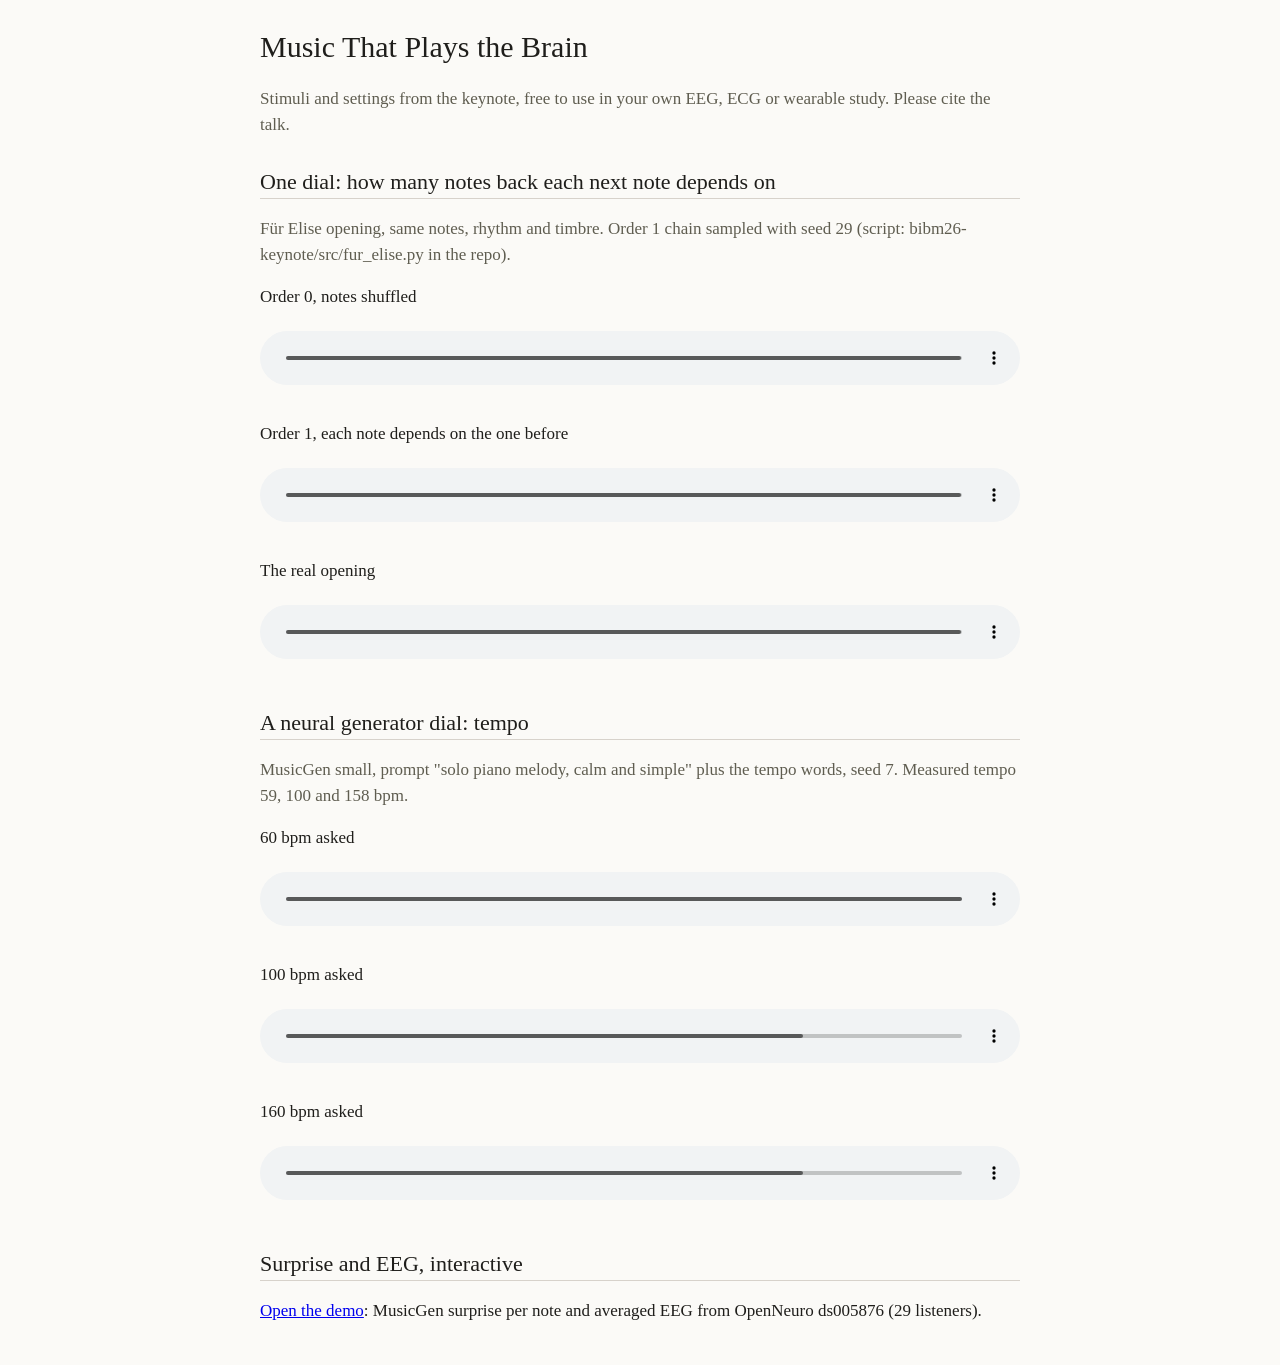
<file: stimuli/index.html>
<!doctype html>
<html lang="en"><head><meta charset="utf-8"><meta name="viewport" content="width=device-width, initial-scale=1">
<title>Music That Plays the Brain: stimuli</title>
<style>
:root{--bg:#FBFAF7;--ink:#1F1E1B;--ink2:#5F5D50;--rule:#D7D2CB}
@media (prefers-color-scheme: dark){:root{--bg:#1A1917;--ink:#EDEBE6;--ink2:#B5B1A6;--rule:#3A3833}}
body{background:var(--bg);color:var(--ink);font:17px/1.5 Georgia,serif;max-width:760px;margin:0 auto;padding:24px 16px}
h1{font-weight:400;font-size:30px;margin:0 0 6px} h2{font-weight:400;font-size:22px;margin:28px 0 8px;border-bottom:1px solid var(--rule)}
.s{color:var(--ink2)} audio{width:100%;margin:4px 0 12px} code{font-size:15px}
</style></head><body>
<h1>Music That Plays the Brain</h1>
<p class="s">Stimuli and settings from the keynote, free to use in your own EEG, ECG or wearable study. Please cite the talk.</p>
<h2>One dial: how many notes back each next note depends on</h2>
<p class="s">Für Elise opening, same notes, rhythm and timbre. Order 1 chain sampled with seed 29 (script: bibm26-keynote/src/fur_elise.py in the repo).</p>
<p>Order 0, notes shuffled</p><audio controls src="../shared/audio/fe_shuffled.mp3"></audio>
<p>Order 1, each note depends on the one before</p><audio controls src="../shared/audio/fe_order1.mp3"></audio>
<p>The real opening</p><audio controls src="../shared/audio/fe_real.mp3"></audio>
<h2>A neural generator dial: tempo</h2>
<p class="s">MusicGen small, prompt "solo piano melody, calm and simple" plus the tempo words, seed 7. Measured tempo 59, 100 and 158 bpm.</p>
<p>60 bpm asked</p><audio controls src="../shared/audio/mg_tempo_slow.mp3"></audio>
<p>100 bpm asked</p><audio controls src="../shared/audio/mg_tempo_medium.mp3"></audio>
<p>160 bpm asked</p><audio controls src="../shared/audio/mg_tempo_fast.mp3"></audio>
<h2>Surprise and EEG, interactive</h2>
<p><a href="../eeg-demo/">Open the demo</a>: MusicGen surprise per note and averaged EEG from OpenNeuro ds005876 (29 listeners).</p>
</body></html>
</file>
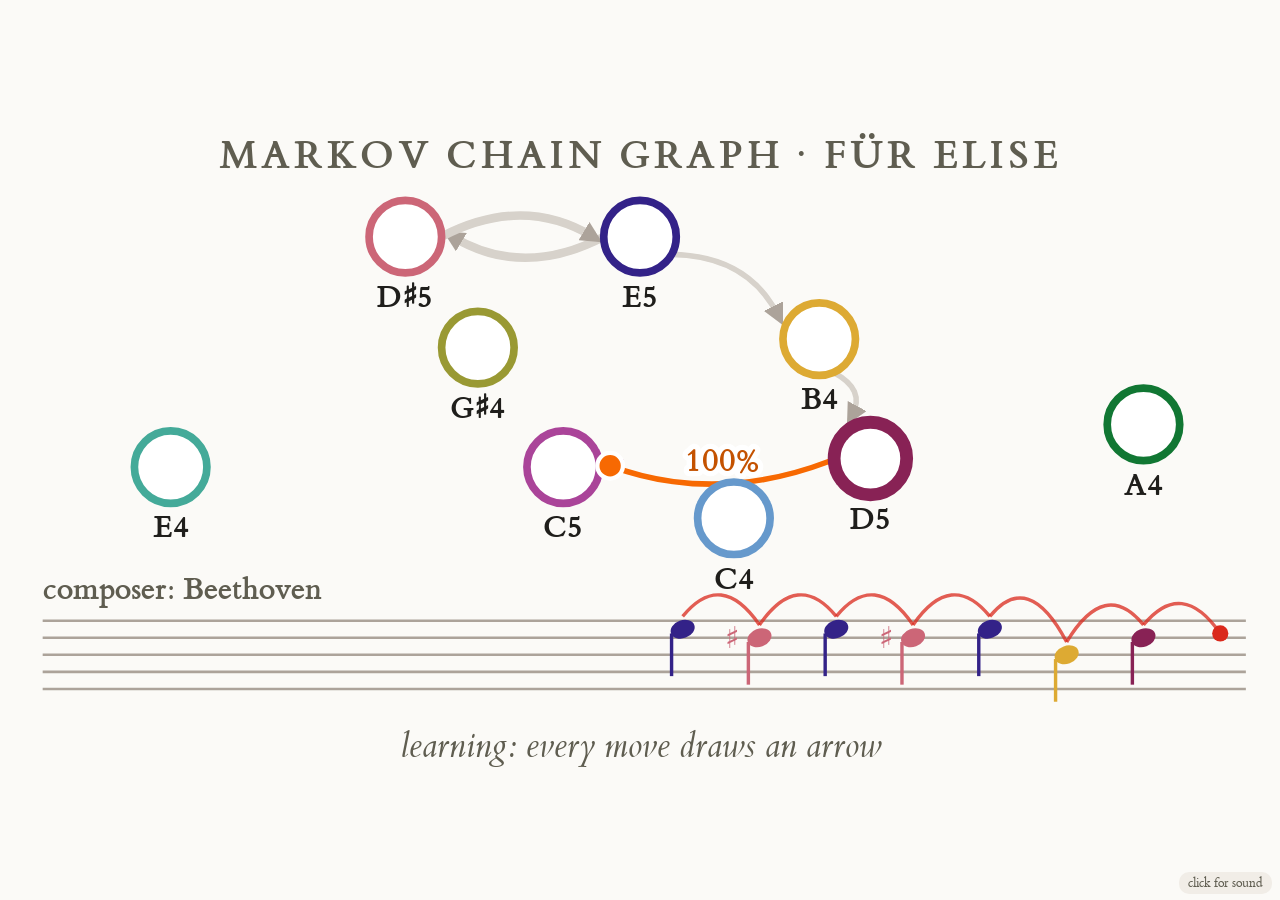
<file: shared/fe-chain.html>
<!doctype html><html><head><meta charset="utf-8"><meta name="viewport" content="width=device-width,initial-scale=1">
<style>@font-face{font-family:"et-book";src:url(fonts/etbook-roman-lf.woff) format("woff");font-weight:400}@font-face{font-family:"et-book";src:url(fonts/etbook-bold-lf.woff) format("woff");font-weight:600 800}@font-face{font-family:"et-book";src:url(fonts/etbook-italic.woff) format("woff");font-style:italic}

html,body{margin:0;background:#FBFAF7;font-family:"et-book",Georgia,serif;cursor:pointer;overflow:hidden}
svg{width:100%;height:100vh;display:block}
.fig-head[data-astro-cid-j7pv25f6]{font-size:9.5px;font-weight:600;letter-spacing:.09em;fill:#5F5D50;text-anchor:middle}
.interest-row[data-astro-cid-j7pv25f6] .cell-b2[data-astro-cid-j7pv25f6] .fe-open[data-astro-cid-j7pv25f6]{flex:none;width:280px}
.interest-row[data-astro-cid-j7pv25f6] .cell-b2[data-astro-cid-j7pv25f6] .fe-open[data-astro-cid-j7pv25f6]{width:100%;max-width:320px;margin:0 auto}
.fe-edge[data-astro-cid-j7pv25f6]{fill:none;stroke:#D7D2CB;stroke-width:var(--w);opacity:0;transition:opacity .4s ease,stroke .3s ease}
.fe-edge[data-astro-cid-j7pv25f6].is-on{opacity:1}
.fe-edge[data-astro-cid-j7pv25f6].is-hot{stroke:#F76902;opacity:1;marker-end:url(#fe-arrow-hot)}
.fe-ring[data-astro-cid-j7pv25f6]{fill:#fff;stroke-width:1.8;transition:stroke-width .2s ease}
.fe-node[data-astro-cid-j7pv25f6].is-now .fe-ring[data-astro-cid-j7pv25f6]{stroke-width:3}
.fe-pie[data-astro-cid-j7pv25f6]{opacity:0;transition:opacity .5s ease}
.fe-chain[data-astro-cid-j7pv25f6].is-composing .fe-pie[data-astro-cid-j7pv25f6]{opacity:.9}
.fe-needle[data-astro-cid-j7pv25f6]{stroke:#1F1E1B;stroke-width:1.3;stroke-linecap:round;transform-box:view-box}
.fe-label[data-astro-cid-j7pv25f6]{font-size:7.5px;font-weight:600;text-anchor:middle}
.fe-ball[data-astro-cid-j7pv25f6]{fill:#F76902;stroke:#fff;stroke-width:1}
.fe-staff[data-astro-cid-j7pv25f6]{stroke:#ACA39A;stroke-width:.6}
.fe-composer[data-astro-cid-j7pv25f6]{font-size:7.5px;fill:#5F5D50;font-weight:600}
.fe-chain[data-astro-cid-j7pv25f6].is-composing .fe-composer[data-astro-cid-j7pv25f6]{fill:#C45200}
.fe-prob[data-astro-cid-j7pv25f6]{font-size:8px;font-weight:600;fill:#C45200;text-anchor:middle;paint-order:stroke;stroke:#fff;stroke-width:2.5px}
.fe-open[data-astro-cid-j7pv25f6]{position:relative;display:block;width:100%;padding:0;border:0;background:none;cursor:zoom-in;font:inherit}
.fe-hint[data-astro-cid-j7pv25f6]{position:absolute;bottom:0;right:0;padding:0 5px;border-radius:8px;background:#F1EDE7;font-size:.56rem;color:#5F5D50}
.fe-dialog[data-astro-cid-j7pv25f6] .fe-hint[data-astro-cid-j7pv25f6]{display:none}
.fe-open[data-astro-cid-j7pv25f6]:hover .fe-hint[data-astro-cid-j7pv25f6]{color:#009CBD}
.fe-dialog[data-astro-cid-j7pv25f6]{width:min(92vw,840px);max-height:94vh;padding:18px 20px 14px;border:0;border-radius:14px;box-shadow:0 24px 60px #1F1E1B59}
.fe-dialog[data-astro-cid-j7pv25f6]::backdrop{background:#1F1E1B8c}
.fe-stage[data-astro-cid-j7pv25f6]{position:relative}
.fe-ann[data-astro-cid-j7pv25f6]{position:absolute;top:9%;width:27%;margin:0;padding:0 0 0 8px;border-left:2px solid #D7D2CB;font-size:.7rem;line-height:1.38;color:#5F5D50;text-align:left;opacity:.4;transition:opacity .3s ease,border-color .3s ease}
.fe-ann-learn[data-astro-cid-j7pv25f6]{left:0}
.fe-ann-gen[data-astro-cid-j7pv25f6]{right:0;width:28%}
.fe-stage[data-astro-cid-j7pv25f6]:not(:has(.is-composing)) .fe-ann-learn[data-astro-cid-j7pv25f6],.fe-stage[data-astro-cid-j7pv25f6]:has(.is-composing) .fe-ann-gen[data-astro-cid-j7pv25f6]{opacity:1;border-color:#009CBD;color:#1F1E1B}
.fe-ann[data-astro-cid-j7pv25f6]{position:static;width:auto;margin:6px 0 0}
.fe-dialog[data-astro-cid-j7pv25f6] .fe-stage[data-astro-cid-j7pv25f6] svg[data-astro-cid-j7pv25f6]{width:100%;max-width:none;max-height:78vh}
.fe-close[data-astro-cid-j7pv25f6]{position:absolute;top:8px;right:10px;border:0;background:none;font-size:1.1rem;color:#5F5D50;cursor:pointer}
.fe-dialog-note[data-astro-cid-j7pv25f6]{margin:8px 0 0;font-size:.76rem;color:#5F5D50;text-align:left}
.fe-status[data-astro-cid-j7pv25f6]{font-size:8.5px;fill:#5F5D50;text-anchor:middle;font-style:italic}
.fe-hint{position:fixed;right:8px;bottom:6px;font-size:13px;color:#5F5D50;background:#F1EDE7;padding:3px 9px;border-radius:10px}
</style></head><body>
<svg viewBox="0 0 300 152" role="img" aria-labelledby="fe-title" class="fe-chain" data-melody="[&#34;E5&#34;,&#34;D#5&#34;,&#34;E5&#34;,&#34;D#5&#34;,&#34;E5&#34;,&#34;B4&#34;,&#34;D5&#34;,&#34;C5&#34;,&#34;A4&#34;,&#34;C4&#34;,&#34;E4&#34;,&#34;A4&#34;,&#34;B4&#34;,&#34;E4&#34;,&#34;G#4&#34;,&#34;B4&#34;,&#34;C5&#34;,&#34;E4&#34;,&#34;E5&#34;,&#34;D#5&#34;,&#34;E5&#34;,&#34;D#5&#34;,&#34;E5&#34;,&#34;B4&#34;,&#34;D5&#34;,&#34;C5&#34;,&#34;A4&#34;,&#34;C4&#34;,&#34;E4&#34;,&#34;A4&#34;,&#34;B4&#34;,&#34;E4&#34;,&#34;C5&#34;,&#34;B4&#34;,&#34;A4&#34;]" data-durations="[1,1,1,1,1,1,1,1,3,1,1,1,3,1,1,1,3,1,1,1,1,1,1,1,1,1,3,1,1,1,3,1,1,1,6]" data-wedges="{&#34;D#5&#34;:[[&#34;E5&#34;,0,360,4,4]],&#34;E5&#34;:[[&#34;D#5&#34;,0,240,4,6],[&#34;B4&#34;,240,120,2,6]],&#34;G#4&#34;:[[&#34;B4&#34;,0,360,1,1]],&#34;B4&#34;:[[&#34;D5&#34;,0,120,2,6],[&#34;E4&#34;,120,120,2,6],[&#34;C5&#34;,240,60,1,6],[&#34;A4&#34;,300,60,1,6]],&#34;D5&#34;:[[&#34;C5&#34;,0,360,2,2]],&#34;C5&#34;:[[&#34;A4&#34;,0,180,2,4],[&#34;E4&#34;,180,90,1,4],[&#34;B4&#34;,270,90,1,4]],&#34;A4&#34;:[[&#34;C4&#34;,0,144,2,5],[&#34;B4&#34;,144,144,2,5],[&#34;E5&#34;,288,72,1,5]],&#34;E4&#34;:[[&#34;A4&#34;,0,144,2,5],[&#34;G#4&#34;,144,72,1,5],[&#34;E5&#34;,216,72,1,5],[&#34;C5&#34;,288,72,1,5]],&#34;C4&#34;:[[&#34;E4&#34;,0,360,2,2]]}" data-astro-cid-j7pv25f6> <title id="fe-title">A Markov chain graph learns which note follows which in Für Elise, then composes a new tune by spinning at each node</title> <defs data-astro-cid-j7pv25f6> <marker id="fe-arrow" viewBox="0 0 6 6" refX="3" refY="3" markerWidth="5" markerHeight="5" markerUnits="userSpaceOnUse" orient="auto-start-reverse" data-astro-cid-j7pv25f6><path d="M0 0 L6 3 L0 6 Z" fill="#ACA39A" data-astro-cid-j7pv25f6></path></marker> <marker id="fe-arrow-hot" viewBox="0 0 6 6" refX="3" refY="3" markerWidth="5" markerHeight="5" markerUnits="userSpaceOnUse" orient="auto-start-reverse" data-astro-cid-j7pv25f6><path d="M0 0 L6 3 L0 6 Z" fill="#AA4499" data-astro-cid-j7pv25f6></path></marker> </defs> <text x="150" y="10" class="fig-head" data-astro-cid-j7pv25f6>MARKOV CHAIN GRAPH · FÜR ELISE</text> <path d="M141.5 26.0 Q122.5 35.9 106.0 26.0" class="fe-edge" data-edge="E5>D#5" style="--w:2" marker-end="url(#fe-arrow)" data-astro-cid-j7pv25f6></path><path d="M103.5 26.0 Q122.5 16.1 139.0 26.0" class="fe-edge" data-edge="D#5>E5" style="--w:2" marker-end="url(#fe-arrow)" data-astro-cid-j7pv25f6></path><path d="M157.4 30.2 Q175.3 30.4 182.4 44.5" class="fe-edge" data-edge="E5>B4" style="--w:1.2999999999999998" marker-end="url(#fe-arrow)" data-astro-cid-j7pv25f6></path><path d="M195.3 57.8 Q203.0 61.8 199.7 67.9" class="fe-edge" data-edge="B4>D5" style="--w:1.2999999999999998" marker-end="url(#fe-arrow)" data-astro-cid-j7pv25f6></path><path d="M195.5 78.2 Q168.3 89.0 143.0 79.7" class="fe-edge" data-edge="D5>C5" style="--w:1.2999999999999998" marker-end="url(#fe-arrow)" data-astro-cid-j7pv25f6></path><path d="M140.5 79.4 Q199.3 65.0 257.0 70.8" class="fe-edge" data-edge="C5>A4" style="--w:1.2999999999999998" marker-end="url(#fe-arrow)" data-astro-cid-j7pv25f6></path><path d="M259.7 71.9 Q222.2 90.7 182.7 89.5" class="fe-edge" data-edge="A4>C4" style="--w:1.2999999999999998" marker-end="url(#fe-arrow)" data-astro-cid-j7pv25f6></path><path d="M163.5 91.2 Q105.1 96.0 51.0 81.0" class="fe-edge" data-edge="C4>E4" style="--w:1.2999999999999998" marker-end="url(#fe-arrow)" data-astro-cid-j7pv25f6></path><path d="M48.5 79.6 Q153.6 65.0 257.0 70.5" class="fe-edge" data-edge="E4>A4" style="--w:1.2999999999999998" marker-end="url(#fe-arrow)" data-astro-cid-j7pv25f6></path><path d="M259.8 67.8 Q227.5 69.7 202.6 52.8" class="fe-edge" data-edge="A4>B4" style="--w:1.2999999999999998" marker-end="url(#fe-arrow)" data-astro-cid-j7pv25f6></path><path d="M183.7 51.6 Q117.9 74.8 50.8 77.9" class="fe-edge" data-edge="B4>E4" style="--w:1.2999999999999998" marker-end="url(#fe-arrow)" data-astro-cid-j7pv25f6></path><path d="M47.9 76.9 Q72.4 56.7 101.7 56.0" class="fe-edge" data-edge="E4>G#4" style="--w:0.95" marker-end="url(#fe-arrow)" data-astro-cid-j7pv25f6></path><path d="M120.5 51.8 Q151.8 41.0 181.0 50.3" class="fe-edge" data-edge="G#4>B4" style="--w:0.95" marker-end="url(#fe-arrow)" data-astro-cid-j7pv25f6></path><path d="M184.4 53.8 Q166.5 73.9 141.8 75.1" class="fe-edge" data-edge="B4>C5" style="--w:0.95" marker-end="url(#fe-arrow)" data-astro-cid-j7pv25f6></path><path d="M123.5 80.0 Q86.0 90.0 51.0 80.0" class="fe-edge" data-edge="C5>E4" style="--w:0.95" marker-end="url(#fe-arrow)" data-astro-cid-j7pv25f6></path><path d="M47.6 76.3 Q90.6 44.0 140.1 30.8" class="fe-edge" data-edge="E4>E5" style="--w:0.95" marker-end="url(#fe-arrow)" data-astro-cid-j7pv25f6></path><path d="M48.5 80.0 Q86.0 70.0 121.0 80.0" class="fe-edge" data-edge="E4>C5" style="--w:0.95" marker-end="url(#fe-arrow)" data-astro-cid-j7pv25f6></path><path d="M139.6 76.2 Q157.5 56.1 182.2 54.9" class="fe-edge" data-edge="C5>B4" style="--w:0.95" marker-end="url(#fe-arrow)" data-astro-cid-j7pv25f6></path><path d="M200.2 52.2 Q232.5 50.3 257.4 67.2" class="fe-edge" data-edge="B4>A4" style="--w:0.95" marker-end="url(#fe-arrow)" data-astro-cid-j7pv25f6></path><path d="M260.0 67.0 Q205.5 57.4 160.3 29.8" class="fe-edge" data-edge="A4>E5" style="--w:0.95" marker-end="url(#fe-arrow)" data-astro-cid-j7pv25f6></path> <g class="fe-node" data-note="D#5" data-astro-cid-j7pv25f6> <circle cx="95" cy="26" r="8.5" class="fe-ring" style="stroke:#CC6677" data-astro-cid-j7pv25f6></circle> <g class="fe-pie" data-astro-cid-j7pv25f6> <path d="M95 19.1 A6.9 6.9 0 1 1 94.99 19.1 Z" fill="#332288" data-astro-cid-j7pv25f6></path> <line x1="95" y1="26" x2="95" y2="19.5" class="fe-needle" style="transform-origin:95px 26px" data-astro-cid-j7pv25f6></line> </g> <text x="95" y="42.5" class="fe-label" style="fill:#1F1E1B" data-astro-cid-j7pv25f6>D♯5</text> </g><g class="fe-node" data-note="E5" data-astro-cid-j7pv25f6> <circle cx="150" cy="26" r="8.5" class="fe-ring" style="stroke:#332288" data-astro-cid-j7pv25f6></circle> <g class="fe-pie" data-astro-cid-j7pv25f6> <path d="M150 26 L150.00 19.10 A6.9 6.9 0 1 1 144.02 29.45 Z" fill="#CC6677" data-astro-cid-j7pv25f6></path><path d="M150 26 L144.02 29.45 A6.9 6.9 0 0 1 150.00 19.10 Z" fill="#DDAA33" data-astro-cid-j7pv25f6></path> <line x1="150" y1="26" x2="150" y2="19.5" class="fe-needle" style="transform-origin:150px 26px" data-astro-cid-j7pv25f6></line> </g> <text x="150" y="42.5" class="fe-label" style="fill:#1F1E1B" data-astro-cid-j7pv25f6>E5</text> </g><g class="fe-node" data-note="G#4" data-astro-cid-j7pv25f6> <circle cx="112" cy="52" r="8.5" class="fe-ring" style="stroke:#999933" data-astro-cid-j7pv25f6></circle> <g class="fe-pie" data-astro-cid-j7pv25f6> <path d="M112 45.1 A6.9 6.9 0 1 1 111.99 45.1 Z" fill="#DDAA33" data-astro-cid-j7pv25f6></path> <line x1="112" y1="52" x2="112" y2="45.5" class="fe-needle" style="transform-origin:112px 52px" data-astro-cid-j7pv25f6></line> </g> <text x="112" y="68.5" class="fe-label" style="fill:#1F1E1B" data-astro-cid-j7pv25f6>G♯4</text> </g><g class="fe-node" data-note="B4" data-astro-cid-j7pv25f6> <circle cx="192" cy="50" r="8.5" class="fe-ring" style="stroke:#DDAA33" data-astro-cid-j7pv25f6></circle> <g class="fe-pie" data-astro-cid-j7pv25f6> <path d="M192 50 L192.00 43.10 A6.9 6.9 0 0 1 197.98 53.45 Z" fill="#882255" data-astro-cid-j7pv25f6></path><path d="M192 50 L197.98 53.45 A6.9 6.9 0 0 1 186.02 53.45 Z" fill="#44AA99" data-astro-cid-j7pv25f6></path><path d="M192 50 L186.02 53.45 A6.9 6.9 0 0 1 186.02 46.55 Z" fill="#AA4499" data-astro-cid-j7pv25f6></path><path d="M192 50 L186.02 46.55 A6.9 6.9 0 0 1 192.00 43.10 Z" fill="#117733" data-astro-cid-j7pv25f6></path> <line x1="192" y1="50" x2="192" y2="43.5" class="fe-needle" style="transform-origin:192px 50px" data-astro-cid-j7pv25f6></line> </g> <text x="192" y="66.5" class="fe-label" style="fill:#1F1E1B" data-astro-cid-j7pv25f6>B4</text> </g><g class="fe-node" data-note="D5" data-astro-cid-j7pv25f6> <circle cx="204" cy="78" r="8.5" class="fe-ring" style="stroke:#882255" data-astro-cid-j7pv25f6></circle> <g class="fe-pie" data-astro-cid-j7pv25f6> <path d="M204 71.1 A6.9 6.9 0 1 1 203.99 71.1 Z" fill="#AA4499" data-astro-cid-j7pv25f6></path> <line x1="204" y1="78" x2="204" y2="71.5" class="fe-needle" style="transform-origin:204px 78px" data-astro-cid-j7pv25f6></line> </g> <text x="204" y="94.5" class="fe-label" style="fill:#1F1E1B" data-astro-cid-j7pv25f6>D5</text> </g><g class="fe-node" data-note="C5" data-astro-cid-j7pv25f6> <circle cx="132" cy="80" r="8.5" class="fe-ring" style="stroke:#AA4499" data-astro-cid-j7pv25f6></circle> <g class="fe-pie" data-astro-cid-j7pv25f6> <path d="M132 80 L132.00 73.10 A6.9 6.9 0 0 1 132.00 86.90 Z" fill="#117733" data-astro-cid-j7pv25f6></path><path d="M132 80 L132.00 86.90 A6.9 6.9 0 0 1 125.10 80.00 Z" fill="#44AA99" data-astro-cid-j7pv25f6></path><path d="M132 80 L125.10 80.00 A6.9 6.9 0 0 1 132.00 73.10 Z" fill="#DDAA33" data-astro-cid-j7pv25f6></path> <line x1="132" y1="80" x2="132" y2="73.5" class="fe-needle" style="transform-origin:132px 80px" data-astro-cid-j7pv25f6></line> </g> <text x="132" y="96.5" class="fe-label" style="fill:#1F1E1B" data-astro-cid-j7pv25f6>C5</text> </g><g class="fe-node" data-note="A4" data-astro-cid-j7pv25f6> <circle cx="268" cy="70" r="8.5" class="fe-ring" style="stroke:#117733" data-astro-cid-j7pv25f6></circle> <g class="fe-pie" data-astro-cid-j7pv25f6> <path d="M268 70 L268.00 63.10 A6.9 6.9 0 0 1 272.06 75.58 Z" fill="#6699CC" data-astro-cid-j7pv25f6></path><path d="M268 70 L272.06 75.58 A6.9 6.9 0 0 1 261.44 67.87 Z" fill="#DDAA33" data-astro-cid-j7pv25f6></path><path d="M268 70 L261.44 67.87 A6.9 6.9 0 0 1 268.00 63.10 Z" fill="#332288" data-astro-cid-j7pv25f6></path> <line x1="268" y1="70" x2="268" y2="63.5" class="fe-needle" style="transform-origin:268px 70px" data-astro-cid-j7pv25f6></line> </g> <text x="268" y="86.5" class="fe-label" style="fill:#1F1E1B" data-astro-cid-j7pv25f6>A4</text> </g><g class="fe-node" data-note="E4" data-astro-cid-j7pv25f6> <circle cx="40" cy="80" r="8.5" class="fe-ring" style="stroke:#44AA99" data-astro-cid-j7pv25f6></circle> <g class="fe-pie" data-astro-cid-j7pv25f6> <path d="M40 80 L40.00 73.10 A6.9 6.9 0 0 1 44.06 85.58 Z" fill="#117733" data-astro-cid-j7pv25f6></path><path d="M40 80 L44.06 85.58 A6.9 6.9 0 0 1 35.94 85.58 Z" fill="#999933" data-astro-cid-j7pv25f6></path><path d="M40 80 L35.94 85.58 A6.9 6.9 0 0 1 33.44 77.87 Z" fill="#332288" data-astro-cid-j7pv25f6></path><path d="M40 80 L33.44 77.87 A6.9 6.9 0 0 1 40.00 73.10 Z" fill="#AA4499" data-astro-cid-j7pv25f6></path> <line x1="40" y1="80" x2="40" y2="73.5" class="fe-needle" style="transform-origin:40px 80px" data-astro-cid-j7pv25f6></line> </g> <text x="40" y="96.5" class="fe-label" style="fill:#1F1E1B" data-astro-cid-j7pv25f6>E4</text> </g><g class="fe-node" data-note="C4" data-astro-cid-j7pv25f6> <circle cx="172" cy="92" r="8.5" class="fe-ring" style="stroke:#6699CC" data-astro-cid-j7pv25f6></circle> <g class="fe-pie" data-astro-cid-j7pv25f6> <path d="M172 85.1 A6.9 6.9 0 1 1 171.99 85.1 Z" fill="#44AA99" data-astro-cid-j7pv25f6></path> <line x1="172" y1="92" x2="172" y2="85.5" class="fe-needle" style="transform-origin:172px 92px" data-astro-cid-j7pv25f6></line> </g> <text x="172" y="108.5" class="fe-label" style="fill:#1F1E1B" data-astro-cid-j7pv25f6>C4</text> </g> <circle r="3" class="fe-ball" cx="-10" cy="-10" data-astro-cid-j7pv25f6></circle> <text x="120" y="0" class="fe-prob" data-astro-cid-j7pv25f6></text> <text x="10" y="111" class="fe-composer" data-astro-cid-j7pv25f6>composer: Beethoven</text> <line x1="10" y1="116" x2="292" y2="116" class="fe-staff" data-astro-cid-j7pv25f6></line><line x1="10" y1="120" x2="292" y2="120" class="fe-staff" data-astro-cid-j7pv25f6></line><line x1="10" y1="124" x2="292" y2="124" class="fe-staff" data-astro-cid-j7pv25f6></line><line x1="10" y1="128" x2="292" y2="128" class="fe-staff" data-astro-cid-j7pv25f6></line><line x1="10" y1="132" x2="292" y2="132" class="fe-staff" data-astro-cid-j7pv25f6></line> <g class="fe-score" data-astro-cid-j7pv25f6></g> <text x="150" y="148" class="fe-status" data-astro-cid-j7pv25f6>learning from Beethoven</text> </svg>
<span class="fe-hint">click for sound</span>
<script type="application/json" class="fe-notes">{"D#5":[95,26,"#CC6677",15],"E5":[150,26,"#332288",16],"G#4":[112,52,"#999933",8],"B4":[192,50,"#DDAA33",11],"D5":[204,78,"#882255",14],"C5":[132,80,"#AA4499",12],"A4":[268,70,"#117733",9],"E4":[40,80,"#44AA99",4],"C4":[172,92,"#6699CC",0]}</script>
<script type="module">  
    // The Für Elise chain beside interest 3 plays in two acts. First it learns:
    // the ball walks the melody and every move it makes draws (or thickens) an
    // arrow. Then it composes: each note shows a spinner whose wedges are its
    // outgoing probabilities, and the needle picks where the ball goes next.
    const chain = document.querySelector('.fe-chain');
    if (chain) {
      const notes = JSON.parse(document.querySelector('.fe-notes').textContent);
      const melody = JSON.parse(chain.dataset.melody);
      const durations = JSON.parse(chain.dataset.durations);
      const wedges = JSON.parse(chain.dataset.wedges);
      const heldFor = new Map();
      melody.forEach((n, i) => heldFor.set(n, [...(heldFor.get(n) ?? []), durations[i]]));
      const ball = chain.querySelector('.fe-ball');
      const status = chain.querySelector('.fe-status');
      const nodeEl = (n) => chain.querySelector(`[data-note="${n}"]`);
      const edgeEl = (a, b) => chain.querySelector(`[data-edge="${a}>${b}"]`);
      let run = 0;
      const sleep = (ms) => {
        const tk = run;
        return new Promise((r) => setTimeout(() => { if (tk === run) r(); }, ms));
      };

      if (window.matchMedia('(prefers-reduced-motion: reduce)').matches) {
        chain.querySelectorAll('.fe-edge').forEach((e) => e.classList.add('is-on'));
        chain.classList.add('is-composing');
        status.textContent = 'learned from Für Elise';
      } else {
        // Hold still while the figure is off screen or the tab is hidden.
        let visible = (window.parent === window) || new URLSearchParams(location.search).has('autoplay');
        window.addEventListener('message', (e) => { if (e.data === 'fe-play') { visible = true; run += 1; play(); } if (e.data === 'fe-stop') { visible = false; run += 1; audio?.suspend(); } });
        const waitVisible = () => new Promise((r) => {
          const tk = run;
          const check = () => {
            if (tk !== run) return;
            if (visible) r(); else setTimeout(check, 300);
          };
          check();
        });

        // Sound only plays inside the dialog, which the viewer opened by clicking.
        let audio = null;
        const sound = (n) => {
          if (!audio) return;
          const t = audio.currentTime;
          const osc = audio.createOscillator();
          const gain = audio.createGain();
          osc.type = 'triangle';
          osc.frequency.value = 440 * 2 ** ((60 + notes[n][3] - 69) / 12);
          gain.gain.setValueAtTime(0.0001, t);
          gain.gain.exponentialRampToValueAtTime(0.22, t + 0.01);
          gain.gain.exponentialRampToValueAtTime(0.0001, t + 0.45);
          osc.connect(gain).connect(audio.destination);
          osc.start(t);
          osc.stop(t + 0.5);
        };
        // The staff keeps the last fifteen notes, the newest on the right. Each
        // new note arrives by a red arc hopping from the note before it.
        const score = chain.querySelector('.fe-score');
        const SVGNS = 'http://www.w3.org/2000/svg';
        const svgEl = (tag, attrs) => {
          const el = document.createElementNS(SVGNS, tag);
          Object.entries(attrs).forEach(([k, v]) => el.setAttribute(k, v));
          return el;
        };
        const SLOT = 18;
        const staffStep = (n) => (Number(n.at(-1)) - 4) * 7 + 'CDEFGAB'.indexOf(n[0]) - 2;
        let lastY = null;
        const write = (n) => {
          const step = staffStep(n);
          const y = 132 - step * 2;
          const color = notes[n][2];
          const g = svgEl('g', {});
          const mark = svgEl('g', {});
          if (step <= -2) mark.append(svgEl('line', { x1: -5, y1: 136, x2: 5, y2: 136, stroke: '#ACA39A', 'stroke-width': .6 }));
          if (n.includes('#')) {
            const sharp = svgEl('text', { x: -8, y: y + 2.5, 'font-size': 7, fill: color });
            sharp.textContent = '♯';
            mark.append(sharp);
          }
          mark.append(svgEl('ellipse', { cx: 0, cy: y, rx: 2.9, ry: 2.1, fill: color, transform: `rotate(-20 0 ${y})` }));
          mark.append(step >= 4
            ? svgEl('line', { x1: -2.6, y1: y + 1, x2: -2.6, y2: y + 11, stroke: color, 'stroke-width': .8 })
            : svgEl('line', { x1: 2.6, y1: y - 1, x2: 2.6, y2: y - 11, stroke: color, 'stroke-width': .8 }));
          g.append(mark);
          let arc = null;
          let dot = null;
          if (lastY !== null) {
            arc = svgEl('path', { d: `M${-SLOT} ${lastY - 3} Q${-SLOT / 2} ${Math.min(lastY, y) - 14} 0 ${y - 3}`, fill: 'none', stroke: '#DA291C', 'stroke-width': .8, opacity: .75 });
            dot = svgEl('circle', { r: 1.9, cx: -SLOT, cy: lastY - 3, fill: '#DA291C' });
            g.prepend(arc);
            g.append(dot);
            mark.style.opacity = 0;
          }
          lastY = y;
          score.append(g);
          while (score.children.length > 15) score.firstChild.remove();
          [...score.children].forEach((c, k, all) => c.setAttribute('transform', `translate(${286 - (all.length - 1 - k) * SLOT} 0)`));
          const len = arc ? arc.getTotalLength() : 0;
          if (arc) { arc.style.strokeDasharray = len; arc.style.strokeDashoffset = len; }
          return {
            move(f) {
              if (!arc) return;
              arc.style.strokeDashoffset = len * (1 - f);
              const pt = arc.getPointAtLength(f * len);
              dot.setAttribute('cx', pt.x);
              dot.setAttribute('cy', pt.y);
            },
            done() { mark.style.opacity = ''; dot?.remove(); },
          };
        };
        const land = (n) => {
          ball.setAttribute('cx', notes[n][0]);
          ball.setAttribute('cy', notes[n][1]);
          chain.querySelectorAll('.fe-node.is-now').forEach((e) => e.classList.remove('is-now'));
          nodeEl(n).classList.add('is-now');
          sound(n);
        };
        // Transition probability shown beside the edge in play. While learning
        // it is the share counted so far, so the fractions settle as it reads.
        const prob = chain.querySelector('.fe-prob');
        const seen = new Map();
        const fraction = (k, total) => (k === total ? '100%' : `${k}/${total}`);
        const label = (path, text) => {
          const pt = path.getPointAtLength(path.getTotalLength() / 2);
          prob.setAttribute('x', pt.x);
          prob.setAttribute('y', pt.y - 3);
          prob.textContent = text;
        };
        const hop = (a, b, ms, text) => new Promise((done) => {
          const path = edgeEl(a, b);
          path.classList.add('is-on', 'is-hot');
          label(path, text);
          const staffMark = write(b);
          const length = path.getTotalLength();
          const t0 = performance.now();
          const tk = run;
          const step = (t) => {
            if (tk !== run) return;
            const f = Math.min(1, (t - t0) / ms);
            const eased = f < 0.5 ? 2 * f * f : 1 - (-2 * f + 2) ** 2 / 2;
            const pt = path.getPointAtLength(eased * length);
            ball.setAttribute('cx', pt.x);
            ball.setAttribute('cy', pt.y);
            staffMark.move(eased);
            if (f < 1) { requestAnimationFrame(step); return; }
            staffMark.done();
            path.classList.remove('is-hot');
            prob.textContent = '';
            land(b);
            done();
          };
          requestAnimationFrame(step);
        });
        // A uniform landing angle picks each wedge with its own probability.
        const spin = async (n, ms = 300) => {
          const angle = Math.random() * 360;
          const ws = wedges[n];
          const pick = ws.find(([, from, span]) => angle >= from && angle < from + span) ?? ws[ws.length - 1];
          const needle = nodeEl(n).querySelector('.fe-needle');
          const turned = Number(needle.dataset.turned ?? 0) + 360;
          needle.dataset.turned = turned;
          needle.style.transition = `transform ${ms}ms cubic-bezier(.2,.7,.2,1)`;
          needle.style.transform = `rotate(${turned + angle}deg)`;
          await sleep(ms + 20);
          return [pick[0], fraction(pick[3], pick[4])];
        };
        const reset = () => {
          chain.querySelectorAll('.fe-edge').forEach((e) => e.classList.remove('is-on', 'is-hot'));
          chain.querySelectorAll('.fe-needle').forEach((nd) => {
            nd.style.transition = 'none';
            nd.style.transform = '';
            nd.dataset.turned = 0;
          });
          chain.classList.remove('is-composing');
          score.replaceChildren();
          lastY = null;
          seen.clear();
          prob.textContent = '';
          chain.querySelector('.fe-composer').textContent = 'composer: Beethoven';
        };

        // Clicking opens the same live figure in a dialog, with sound, and
        // restarts it so the listener hears Für Elise from its first note.
        document.body.addEventListener('click', () => {
          audio ??= new (window.AudioContext || window.webkitAudioContext)();
          audio.resume();
          document.querySelector('.fe-hint').textContent = 'sound on';
          run += 1;
          play();
        });

        // ?act=learn loops the learning act only. ?act=compose starts with every
        // arrow already drawn and loops the composing act only.
        const act = new URLSearchParams(location.search).get('act');
        const play = async () => {
          for (;;) {
            await waitVisible();
            reset();
            if (act === 'compose') {
              chain.querySelectorAll('.fe-edge').forEach((e) => e.classList.add('is-on'));
            } else {
            status.textContent = 'learning: every move draws an arrow';
            land(melody[0]);
            write(melody[0]).done();
            // One sixteenth is 170 ms. A longer note holds, then the ball moves.
            const U = 130;
            for (let i = 0; i < melody.length; i += 1) {
              await waitVisible();
              const [a, b] = [melody[i], melody[(i + 1) % melody.length]];
              seen.set(`${a}>${b}`, (seen.get(`${a}>${b}`) ?? 0) + 1);
              const fromA = [...seen].filter(([k]) => k.startsWith(`${a}>`)).reduce((t, [, c]) => t + c, 0);
              await sleep((durations[i] - 1) * U);
              await hop(a, b, U - 20, fraction(seen.get(`${a}>${b}`), fromA));
              await sleep(20);
            }
            if (act === 'learn') { status.textContent = 'learned from Für Elise'; await sleep(2600); continue; }
            await sleep(700);
            }
            chain.classList.add('is-composing');
            status.textContent = 'composing: a spinner at every note';
            chain.querySelector('.fe-composer').textContent = 'composer: the Markov chain';
            score.replaceChildren();
            lastY = null;
            await sleep(700);
            // Composing keeps the tune moving: a quick spin and hop, then the new
            // note holds for a length Beethoven gave that same note somewhere.
            let now = melody[0];
            write(now).done();
            for (let i = 0; i < 24; i += 1) {
              await waitVisible();
              const [next, text] = await spin(now, 120);
              await hop(now, next, 100, text);
              const held = heldFor.get(next) ?? [1];
              await sleep(Math.max(0, held[Math.floor(Math.random() * held.length)] * 190 - 240));
              now = next;
            }
            status.textContent = 'a tune Beethoven never wrote';
            await sleep(2600);
          }
        };
        play();
      }
    }
  
</script>
</body></html>
</file>
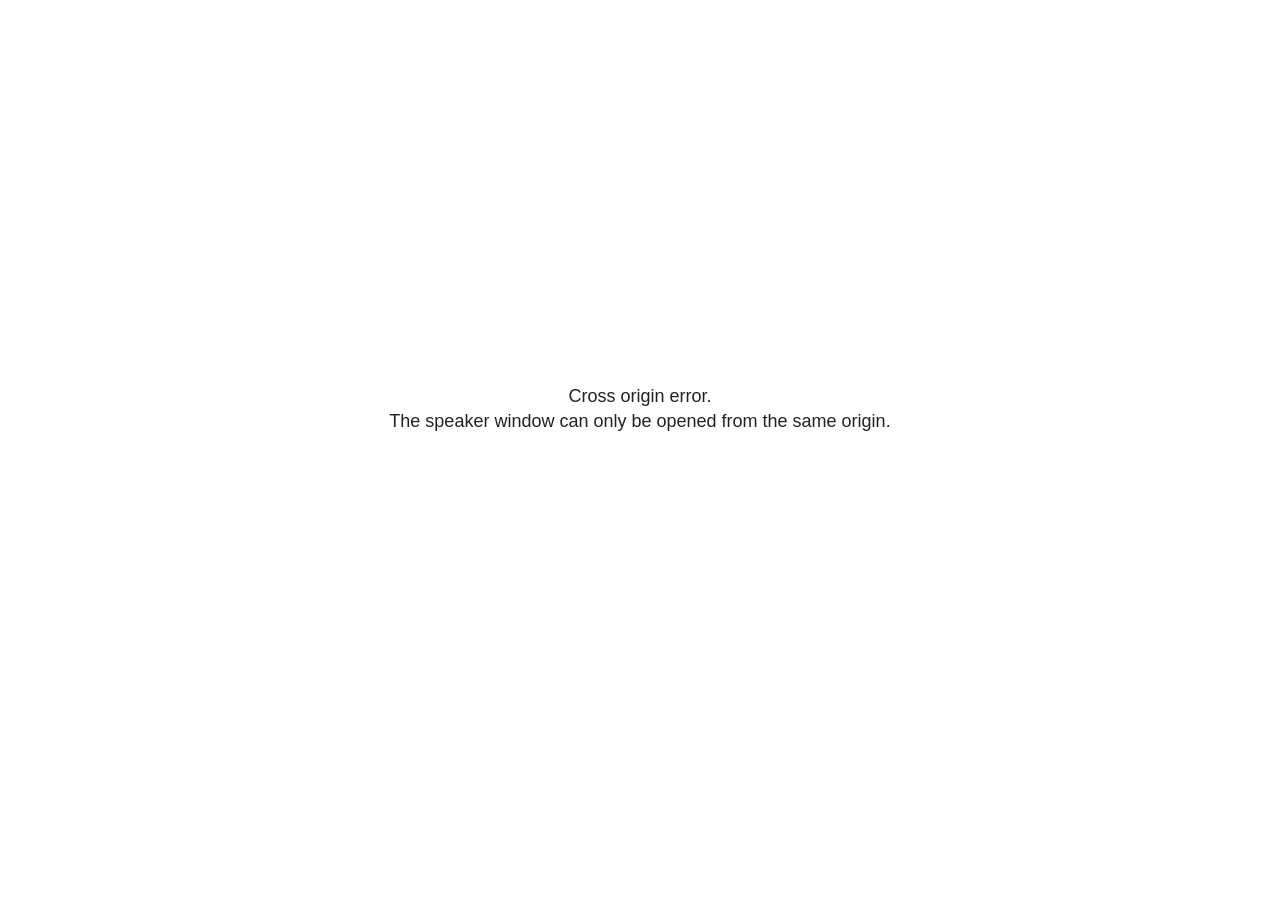
<file: shared/reveal/plugin/notes/speaker-view.html>
<!--
	NOTE: You need to build the notes plugin after making changes to this file.
-->
<html lang="en">
	<head>
		<meta charset="utf-8">

		<title>reveal.js - Speaker View</title>

		<style>
			body {
				font-family: Helvetica;
				font-size: 18px;
			}

			#current-slide,
			#upcoming-slide,
			#speaker-controls {
				padding: 6px;
				box-sizing: border-box;
				-moz-box-sizing: border-box;
			}

			#current-slide iframe,
			#upcoming-slide iframe {
				width: 100%;
				height: 100%;
				border: 1px solid #ddd;
			}

			#current-slide .label,
			#upcoming-slide .label {
				position: absolute;
				top: 10px;
				left: 10px;
				z-index: 2;
			}

			#connection-status {
				position: absolute;
				top: 0;
				left: 0;
				width: 100%;
				height: 100%;
				z-index: 20;
				padding: 30% 20% 20% 20%;
				font-size: 18px;
				color: #222;
				background: #fff;
				text-align: center;
				box-sizing: border-box;
				line-height: 1.4;
			}

			.overlay-element {
				height: 34px;
				line-height: 34px;
				padding: 0 10px;
				text-shadow: none;
				background: rgba( 220, 220, 220, 0.8 );
				color: #222;
				font-size: 14px;
			}

			.overlay-element.interactive:hover {
				background: rgba( 220, 220, 220, 1 );
			}

			#current-slide {
				position: absolute;
				width: 60%;
				height: 100%;
				top: 0;
				left: 0;
				padding-right: 0;
			}

			#upcoming-slide {
				position: absolute;
				width: 40%;
				height: 40%;
				right: 0;
				top: 0;
			}

			/* Speaker controls */
			#speaker-controls {
				position: absolute;
				top: 40%;
				right: 0;
				width: 40%;
				height: 60%;
				overflow: auto;
				font-size: 18px;
			}

				.speaker-controls-time.hidden,
				.speaker-controls-notes.hidden {
					display: none;
				}

				.speaker-controls-time .label,
				.speaker-controls-pace .label,
				.speaker-controls-notes .label {
					text-transform: uppercase;
					font-weight: normal;
					font-size: 0.66em;
					color: #666;
					margin: 0;
				}

				.speaker-controls-time, .speaker-controls-pace {
					border-bottom: 1px solid rgba( 200, 200, 200, 0.5 );
					margin-bottom: 10px;
					padding: 10px 16px;
					padding-bottom: 20px;
					cursor: pointer;
				}

				.speaker-controls-time .reset-button {
					opacity: 0;
					float: right;
					color: #666;
					text-decoration: none;
				}
				.speaker-controls-time:hover .reset-button {
					opacity: 1;
				}

				.speaker-controls-time .timer,
				.speaker-controls-time .clock {
					width: 50%;
				}

				.speaker-controls-time .timer,
				.speaker-controls-time .clock,
				.speaker-controls-time .pacing .hours-value,
				.speaker-controls-time .pacing .minutes-value,
				.speaker-controls-time .pacing .seconds-value {
					font-size: 1.9em;
				}

				.speaker-controls-time .timer {
					float: left;
				}

				.speaker-controls-time .clock {
					float: right;
					text-align: right;
				}

				.speaker-controls-time span.mute {
					opacity: 0.3;
				}

				.speaker-controls-time .pacing-title {
					margin-top: 5px;
				}

				.speaker-controls-time .pacing.ahead {
					color: blue;
				}

				.speaker-controls-time .pacing.on-track {
					color: green;
				}

				.speaker-controls-time .pacing.behind {
					color: red;
				}

				.speaker-controls-notes {
					padding: 10px 16px;
				}

				.speaker-controls-notes .value {
					margin-top: 5px;
					line-height: 1.4;
					font-size: 1.2em;
				}

			/* Layout selector */
			#speaker-layout {
				position: absolute;
				top: 10px;
				right: 10px;
				color: #222;
				z-index: 10;
			}
				#speaker-layout select {
					position: absolute;
					width: 100%;
					height: 100%;
					top: 0;
					left: 0;
					border: 0;
					box-shadow: 0;
					cursor: pointer;
					opacity: 0;

					font-size: 1em;
					background-color: transparent;

					-moz-appearance: none;
					-webkit-appearance: none;
					-webkit-tap-highlight-color: rgba(0, 0, 0, 0);
				}

				#speaker-layout select:focus {
					outline: none;
					box-shadow: none;
				}

			.clear {
				clear: both;
			}

			/* Speaker layout: Wide */
			body[data-speaker-layout="wide"] #current-slide,
			body[data-speaker-layout="wide"] #upcoming-slide {
				width: 50%;
				height: 45%;
				padding: 6px;
			}

			body[data-speaker-layout="wide"] #current-slide {
				top: 0;
				left: 0;
			}

			body[data-speaker-layout="wide"] #upcoming-slide {
				top: 0;
				left: 50%;
			}

			body[data-speaker-layout="wide"] #speaker-controls {
				top: 45%;
				left: 0;
				width: 100%;
				height: 50%;
				font-size: 1.25em;
			}

			/* Speaker layout: Tall */
			body[data-speaker-layout="tall"] #current-slide,
			body[data-speaker-layout="tall"] #upcoming-slide {
				width: 45%;
				height: 50%;
				padding: 6px;
			}

			body[data-speaker-layout="tall"] #current-slide {
				top: 0;
				left: 0;
			}

			body[data-speaker-layout="tall"] #upcoming-slide {
				top: 50%;
				left: 0;
			}

			body[data-speaker-layout="tall"] #speaker-controls {
				padding-top: 40px;
				top: 0;
				left: 45%;
				width: 55%;
				height: 100%;
				font-size: 1.25em;
			}

			/* Speaker layout: Notes only */
			body[data-speaker-layout="notes-only"] #current-slide,
			body[data-speaker-layout="notes-only"] #upcoming-slide {
				display: none;
			}

			body[data-speaker-layout="notes-only"] #speaker-controls {
				padding-top: 40px;
				top: 0;
				left: 0;
				width: 100%;
				height: 100%;
				font-size: 1.25em;
			}

			@media screen and (max-width: 1080px) {
				body[data-speaker-layout="default"] #speaker-controls {
					font-size: 16px;
				}
			}

			@media screen and (max-width: 900px) {
				body[data-speaker-layout="default"] #speaker-controls {
					font-size: 14px;
				}
			}

			@media screen and (max-width: 800px) {
				body[data-speaker-layout="default"] #speaker-controls {
					font-size: 12px;
				}
			}

		</style>
	</head>

	<body>

		<div id="connection-status">Loading speaker view...</div>

		<div id="current-slide"></div>
		<div id="upcoming-slide"><span class="overlay-element label">Upcoming</span></div>
		<div id="speaker-controls">
			<div class="speaker-controls-time">
				<h4 class="label">Time <span class="reset-button">Click to Reset</span></h4>
				<div class="clock">
					<span class="clock-value">0:00 AM</span>
				</div>
				<div class="timer">
					<span class="hours-value">00</span><span class="minutes-value">:00</span><span class="seconds-value">:00</span>
				</div>
				<div class="clear"></div>

				<h4 class="label pacing-title" style="display: none">Pacing – Time to finish current slide</h4>
				<div class="pacing" style="display: none">
					<span class="hours-value">00</span><span class="minutes-value">:00</span><span class="seconds-value">:00</span>
				</div>
			</div>

			<div class="speaker-controls-notes hidden">
				<h4 class="label">Notes</h4>
				<div class="value"></div>
			</div>
		</div>
		<div id="speaker-layout" class="overlay-element interactive">
			<span class="speaker-layout-label"></span>
			<select class="speaker-layout-dropdown"></select>
		</div>

		<script>

			(function() {

				var notes,
					notesValue,
					currentState,
					currentSlide,
					upcomingSlide,
					layoutLabel,
					layoutDropdown,
					pendingCalls = {},
					lastRevealApiCallId = 0,
					connected = false

				var connectionStatus = document.querySelector( '#connection-status' );

				var SPEAKER_LAYOUTS = {
					'default': 'Default',
					'wide': 'Wide',
					'tall': 'Tall',
					'notes-only': 'Notes only'
				};

				setupLayout();

				let openerOrigin;

				try {
					openerOrigin = window.opener.location.origin;
				}
				catch ( error ) { console.warn( error ) }

				// In order to prevent XSS, the speaker view will only run if its
				// opener has the same origin as itself
				if( window.location.origin !== openerOrigin ) {
					connectionStatus.innerHTML = 'Cross origin error.<br>The speaker window can only be opened from the same origin.';
					return;
				}

				var connectionTimeout = setTimeout( function() {
					connectionStatus.innerHTML = 'Error connecting to main window.<br>Please try closing and reopening the speaker view.';
				}, 5000 );

				window.addEventListener( 'message', function( event ) {

					// Validate the origin of all messages to avoid parsing messages
					// that aren't meant for us. Ignore when running off file:// so
					// that the speaker view continues to work without a web server.
					if( window.location.origin !== event.origin && window.location.origin !== 'file://' ) {
						return
					}

					clearTimeout( connectionTimeout );
					connectionStatus.style.display = 'none';

					var data = JSON.parse( event.data );

					// The overview mode is only useful to the reveal.js instance
					// where navigation occurs so we don't sync it
					if( data.state ) delete data.state.overview;

					// Messages sent by the notes plugin inside of the main window
					if( data && data.namespace === 'reveal-notes' ) {
						if( data.type === 'connect' ) {
							handleConnectMessage( data );
						}
						else if( data.type === 'state' ) {
							handleStateMessage( data );
						}
						else if( data.type === 'return' ) {
							pendingCalls[data.callId](data.result);
							delete pendingCalls[data.callId];
						}
					}
					// Messages sent by the reveal.js inside of the current slide preview
					else if( data && data.namespace === 'reveal' ) {
						if( /ready/.test( data.eventName ) ) {
							// Send a message back to notify that the handshake is complete
							window.opener.postMessage( JSON.stringify({ namespace: 'reveal-notes', type: 'connected'} ), '*' );
						}
						else if( /slidechanged|fragmentshown|fragmenthidden|paused|resumed/.test( data.eventName ) && currentState !== JSON.stringify( data.state ) ) {

							dispatchStateToMainWindow( data.state );

						}
					}

				} );

				/**
				 * Updates the presentation in the main window to match the state
				 * of the presentation in the notes window.
				 */
				const dispatchStateToMainWindow = debounce(( state ) => {
					window.opener.postMessage( JSON.stringify({ method: 'setState', args: [ state ]} ), '*' );
				}, 500);

				/**
				 * Asynchronously calls the Reveal.js API of the main frame.
				 */
				function callRevealApi( methodName, methodArguments, callback ) {

					var callId = ++lastRevealApiCallId;
					pendingCalls[callId] = callback;
					window.opener.postMessage( JSON.stringify( {
						namespace: 'reveal-notes',
						type: 'call',
						callId: callId,
						methodName: methodName,
						arguments: methodArguments
					} ), '*' );

				}

				/**
				 * Called when the main window is trying to establish a
				 * connection.
				 */
				function handleConnectMessage( data ) {

					if( connected === false ) {
						connected = true;

						setupIframes( data );
						setupKeyboard();
						setupNotes();
						setupTimer();
						setupHeartbeat();
					}

				}

				/**
				 * Called when the main window sends an updated state.
				 */
				function handleStateMessage( data ) {

					// Store the most recently set state to avoid circular loops
					// applying the same state
					currentState = JSON.stringify( data.state );

					// No need for updating the notes in case of fragment changes
					if ( data.notes ) {
						notes.classList.remove( 'hidden' );
						notesValue.style.whiteSpace = data.whitespace;
						if( data.markdown ) {
							notesValue.innerHTML = marked( data.notes );
						}
						else {
							notesValue.innerHTML = data.notes;
						}
					}
					else {
						notes.classList.add( 'hidden' );
					}

					// Update the note slides
					currentSlide.contentWindow.postMessage( JSON.stringify({ method: 'setState', args: [ data.state ] }), '*' );
					upcomingSlide.contentWindow.postMessage( JSON.stringify({ method: 'setState', args: [ data.state ] }), '*' );
					upcomingSlide.contentWindow.postMessage( JSON.stringify({ method: 'next' }), '*' );

				}

				// Limit to max one state update per X ms
				handleStateMessage = debounce( handleStateMessage, 200 );

				/**
				 * Forward keyboard events to the current slide window.
				 * This enables keyboard events to work even if focus
				 * isn't set on the current slide iframe.
				 *
				 * Block F5 default handling, it reloads and disconnects
				 * the speaker notes window.
				 */
				function setupKeyboard() {

					document.addEventListener( 'keydown', function( event ) {
						if( event.keyCode === 116 || ( event.metaKey && event.keyCode === 82 ) ) {
							event.preventDefault();
							return false;
						}
						currentSlide.contentWindow.postMessage( JSON.stringify({ method: 'triggerKey', args: [ event.keyCode ] }), '*' );
					} );

				}

				/**
				 * Creates the preview iframes.
				 */
				function setupIframes( data ) {

					var params = [
						'receiver',
						'progress=false',
						'history=false',
						'transition=none',
						'autoSlide=0',
						'backgroundTransition=none'
					].join( '&' );

					var urlSeparator = /\?/.test(data.url) ? '&' : '?';
					var hash = '#/' + data.state.indexh + '/' + data.state.indexv;
					var currentURL = data.url + urlSeparator + params + '&scrollActivationWidth=false&postMessageEvents=true' + hash;
					var upcomingURL = data.url + urlSeparator + params + '&scrollActivationWidth=false&controls=false' + hash;

					currentSlide = document.createElement( 'iframe' );
					currentSlide.setAttribute( 'width', 1280 );
					currentSlide.setAttribute( 'height', 1024 );
					currentSlide.setAttribute( 'src', currentURL );
					document.querySelector( '#current-slide' ).appendChild( currentSlide );

					upcomingSlide = document.createElement( 'iframe' );
					upcomingSlide.setAttribute( 'width', 640 );
					upcomingSlide.setAttribute( 'height', 512 );
					upcomingSlide.setAttribute( 'src', upcomingURL );
					document.querySelector( '#upcoming-slide' ).appendChild( upcomingSlide );

				}

				/**
				 * Setup the notes UI.
				 */
				function setupNotes() {

					notes = document.querySelector( '.speaker-controls-notes' );
					notesValue = document.querySelector( '.speaker-controls-notes .value' );

				}

				/**
				 * We send out a heartbeat at all times to ensure we can
				 * reconnect with the main presentation window after reloads.
				 */
				function setupHeartbeat() {

					setInterval( () => {
						window.opener.postMessage( JSON.stringify({ namespace: 'reveal-notes', type: 'heartbeat'} ), '*' );
					}, 1000 );

				}

				function getTimings( callback ) {

					callRevealApi( 'getSlidesAttributes', [], function ( slideAttributes ) {
						callRevealApi( 'getConfig', [], function ( config ) {
							var totalTime = config.totalTime;
							var minTimePerSlide = config.minimumTimePerSlide || 0;
							var defaultTiming = config.defaultTiming;
							if ((defaultTiming == null) && (totalTime == null)) {
								callback(null);
								return;
							}
							// Setting totalTime overrides defaultTiming
							if (totalTime) {
								defaultTiming = 0;
							}
							var timings = [];
							for ( var i in slideAttributes ) {
								var slide = slideAttributes[ i ];
								var timing = defaultTiming;
								if( slide.hasOwnProperty( 'data-timing' )) {
									var t = slide[ 'data-timing' ];
									timing = parseInt(t);
									if( isNaN(timing) ) {
										console.warn("Could not parse timing '" + t + "' of slide " + i + "; using default of " + defaultTiming);
										timing = defaultTiming;
									}
								}
								timings.push(timing);
							}
							if ( totalTime ) {
								// After we've allocated time to individual slides, we summarize it and
								// subtract it from the total time
								var remainingTime = totalTime - timings.reduce( function(a, b) { return a + b; }, 0 );
								// The remaining time is divided by the number of slides that have 0 seconds
								// allocated at the moment, giving the average time-per-slide on the remaining slides
								var remainingSlides = (timings.filter( function(x) { return x == 0 }) ).length
								var timePerSlide = Math.round( remainingTime / remainingSlides, 0 )
								// And now we replace every zero-value timing with that average
								timings = timings.map( function(x) { return (x==0 ? timePerSlide : x) } );
							}
							var slidesUnderMinimum = timings.filter( function(x) { return (x < minTimePerSlide) } ).length
							if ( slidesUnderMinimum ) {
								message = "The pacing time for " + slidesUnderMinimum + " slide(s) is under the configured minimum of " + minTimePerSlide + " seconds. Check the data-timing attribute on individual slides, or consider increasing the totalTime or minimumTimePerSlide configuration options (or removing some slides).";
								alert(message);
							}
							callback( timings );
						} );
					} );

				}

				/**
				 * Return the number of seconds allocated for presenting
				 * all slides up to and including this one.
				 */
				function getTimeAllocated( timings, callback ) {

					callRevealApi( 'getSlidePastCount', [], function ( currentSlide ) {
						var allocated = 0;
						for (var i in timings.slice(0, currentSlide + 1)) {
							allocated += timings[i];
						}
						callback( allocated );
					} );

				}

				/**
				 * Create the timer and clock and start updating them
				 * at an interval.
				 */
				function setupTimer() {

					var start = new Date(),
					timeEl = document.querySelector( '.speaker-controls-time' ),
					clockEl = timeEl.querySelector( '.clock-value' ),
					hoursEl = timeEl.querySelector( '.hours-value' ),
					minutesEl = timeEl.querySelector( '.minutes-value' ),
					secondsEl = timeEl.querySelector( '.seconds-value' ),
					pacingTitleEl = timeEl.querySelector( '.pacing-title' ),
					pacingEl = timeEl.querySelector( '.pacing' ),
					pacingHoursEl = pacingEl.querySelector( '.hours-value' ),
					pacingMinutesEl = pacingEl.querySelector( '.minutes-value' ),
					pacingSecondsEl = pacingEl.querySelector( '.seconds-value' );

					var timings = null;
					getTimings( function ( _timings ) {

						timings = _timings;
						if (_timings !== null) {
							pacingTitleEl.style.removeProperty('display');
							pacingEl.style.removeProperty('display');
						}

						// Update once directly
						_updateTimer();

						// Then update every second
						setInterval( _updateTimer, 1000 );

					} );


					function _resetTimer() {

						if (timings == null) {
							start = new Date();
							_updateTimer();
						}
						else {
							// Reset timer to beginning of current slide
							getTimeAllocated( timings, function ( slideEndTimingSeconds ) {
								var slideEndTiming = slideEndTimingSeconds * 1000;
								callRevealApi( 'getSlidePastCount', [], function ( currentSlide ) {
									var currentSlideTiming = timings[currentSlide] * 1000;
									var previousSlidesTiming = slideEndTiming - currentSlideTiming;
									var now = new Date();
									start = new Date(now.getTime() - previousSlidesTiming);
									_updateTimer();
								} );
							} );
						}

					}

					timeEl.addEventListener( 'click', function() {
						_resetTimer();
						return false;
					} );

					function _displayTime( hrEl, minEl, secEl, time) {

						var sign = Math.sign(time) == -1 ? "-" : "";
						time = Math.abs(Math.round(time / 1000));
						var seconds = time % 60;
						var minutes = Math.floor( time / 60 ) % 60 ;
						var hours = Math.floor( time / ( 60 * 60 )) ;
						hrEl.innerHTML = sign + zeroPadInteger( hours );
						if (hours == 0) {
							hrEl.classList.add( 'mute' );
						}
						else {
							hrEl.classList.remove( 'mute' );
						}
						minEl.innerHTML = ':' + zeroPadInteger( minutes );
						if (hours == 0 && minutes == 0) {
							minEl.classList.add( 'mute' );
						}
						else {
							minEl.classList.remove( 'mute' );
						}
						secEl.innerHTML = ':' + zeroPadInteger( seconds );
					}

					function _updateTimer() {

						var diff, hours, minutes, seconds,
						now = new Date();

						diff = now.getTime() - start.getTime();

						clockEl.innerHTML = now.toLocaleTimeString( 'en-US', { hour12: true, hour: '2-digit', minute:'2-digit' } );
						_displayTime( hoursEl, minutesEl, secondsEl, diff );
						if (timings !== null) {
							_updatePacing(diff);
						}

					}

					function _updatePacing(diff) {

						getTimeAllocated( timings, function ( slideEndTimingSeconds ) {
							var slideEndTiming = slideEndTimingSeconds * 1000;

							callRevealApi( 'getSlidePastCount', [], function ( currentSlide ) {
								var currentSlideTiming = timings[currentSlide] * 1000;
								var timeLeftCurrentSlide = slideEndTiming - diff;
								if (timeLeftCurrentSlide < 0) {
									pacingEl.className = 'pacing behind';
								}
								else if (timeLeftCurrentSlide < currentSlideTiming) {
									pacingEl.className = 'pacing on-track';
								}
								else {
									pacingEl.className = 'pacing ahead';
								}
								_displayTime( pacingHoursEl, pacingMinutesEl, pacingSecondsEl, timeLeftCurrentSlide );
							} );
						} );
					}

				}

				/**
				 * Sets up the speaker view layout and layout selector.
				 */
				function setupLayout() {

					layoutDropdown = document.querySelector( '.speaker-layout-dropdown' );
					layoutLabel = document.querySelector( '.speaker-layout-label' );

					// Render the list of available layouts
					for( var id in SPEAKER_LAYOUTS ) {
						var option = document.createElement( 'option' );
						option.setAttribute( 'value', id );
						option.textContent = SPEAKER_LAYOUTS[ id ];
						layoutDropdown.appendChild( option );
					}

					// Monitor the dropdown for changes
					layoutDropdown.addEventListener( 'change', function( event ) {

						setLayout( layoutDropdown.value );

					}, false );

					// Restore any currently persisted layout
					setLayout( getLayout() );

				}

				/**
				 * Sets a new speaker view layout. The layout is persisted
				 * in local storage.
				 */
				function setLayout( value ) {

					var title = SPEAKER_LAYOUTS[ value ];

					layoutLabel.innerHTML = 'Layout' + ( title ? ( ': ' + title ) : '' );
					layoutDropdown.value = value;

					document.body.setAttribute( 'data-speaker-layout', value );

					// Persist locally
					if( supportsLocalStorage() ) {
						window.localStorage.setItem( 'reveal-speaker-layout', value );
					}

				}

				/**
				 * Returns the ID of the most recently set speaker layout
				 * or our default layout if none has been set.
				 */
				function getLayout() {

					if( supportsLocalStorage() ) {
						var layout = window.localStorage.getItem( 'reveal-speaker-layout' );
						if( layout ) {
							return layout;
						}
					}

					// Default to the first record in the layouts hash
					for( var id in SPEAKER_LAYOUTS ) {
						return id;
					}

				}

				function supportsLocalStorage() {

					try {
						localStorage.setItem('test', 'test');
						localStorage.removeItem('test');
						return true;
					}
					catch( e ) {
						return false;
					}

				}

				function zeroPadInteger( num ) {

					var str = '00' + parseInt( num );
					return str.substring( str.length - 2 );

				}

				/**
				 * Limits the frequency at which a function can be called.
				 */
				function debounce( fn, ms ) {

					var lastTime = 0,
						timeout;

					return function() {

						var args = arguments;
						var context = this;

						clearTimeout( timeout );

						var timeSinceLastCall = Date.now() - lastTime;
						if( timeSinceLastCall > ms ) {
							fn.apply( context, args );
							lastTime = Date.now();
						}
						else {
							timeout = setTimeout( function() {
								fn.apply( context, args );
								lastTime = Date.now();
							}, ms - timeSinceLastCall );
						}

					}

				}

			})();

		</script>
	</body>
</html>
</file>
<file: shared/style.css>
/* House style v2 (presentation-craft/visual-style.md): ET Book, warm neutrals, RIT palette */
@font-face{font-family:"et-book";src:url(fonts/etbook-roman-lf.woff) format("woff");font-weight:400}
@font-face{font-family:"et-book";src:url(fonts/etbook-bold-lf.woff) format("woff");font-weight:600 800}
@font-face{font-family:"et-book";src:url(fonts/etbook-italic.woff) format("woff");font-style:italic}
@font-face{font-family:"et-book-osf";src:url(fonts/etbook-roman-osf.woff) format("woff")}

:root{
  --bg:#FBFAF7; --ink:#1F1E1B; --ink2:#5F5D50; --line:#7C878E; --axis:#ACA39A; --rule:#D7D2CB;
  --group:#EFEBE5; --accent:#F76902; --accent-tint:#FAD6BA; --accent-text:#C45200;
  --lang:#009CBD; --music:#7D55C7; --music-tint:#DCD1EB; --fail:#DA291C; --refc:#A39E93;
}
html,body{background:var(--bg)}
.reveal{font-family:"et-book",Georgia,serif;color:var(--ink);font-size:30px}
.reveal .slides{text-align:left}
.reveal .slides>section{padding:40px 64px 0 64px !important;box-sizing:border-box;height:720px}
.reveal .mark{display:block;font-size:13.5px;letter-spacing:.14em;text-transform:uppercase;color:var(--ink2);margin:0 0 6px 0}
.reveal h2{font-family:"et-book",Georgia,serif;font-weight:400;font-size:40px;line-height:1.15;color:var(--ink);
  text-transform:none;letter-spacing:0;margin:0 0 28px 0;max-width:1100px}
.reveal p,.reveal li{font-family:"et-book-osf","et-book",Georgia,serif;font-size:29px;line-height:1.38;margin:.35em 0}
.reveal .ink2{color:var(--ink2)}
.reveal b{font-weight:600}
.reveal ul,.reveal ol{margin-left:1.1em}
.reveal .ref{position:absolute;right:120px;bottom:26px;max-width:900px;text-align:right;font-size:13.5px;line-height:1.3;color:var(--refc)}
.reveal .ref a{color:var(--refc);text-decoration:none}
.reveal .ref a:hover{text-decoration:underline}
.reveal .ref .sep{display:inline-block;width:1px;height:11px;background:var(--axis);margin:0 9px;vertical-align:-1px}
.reveal .status{display:inline-block;font-size:14px;letter-spacing:.14em;text-transform:uppercase;color:var(--ink2);
  border-bottom:2px solid var(--axis);padding-bottom:1px;margin-left:14px;vertical-align:4px}
.reveal .status.rev{border-color:var(--music)} .reveal .status.prog{border-color:var(--ink2)} .reveal .status.open{border-color:var(--axis);border-bottom-style:dashed}
.reveal svg.fig{display:block;width:1152px;height:auto;max-height:500px;margin:0}
.reveal svg.fig text{font-family:"et-book",Georgia,serif}
.reveal img.shot{display:block;max-height:430px;max-width:100%;border-bottom:1px solid var(--rule)}
.reveal .cols{display:flex;gap:48px;align-items:flex-start}
.reveal .cols>div{flex:1}
.reveal .big{font-size:40px;color:var(--ink);display:inline-block;border-bottom:3px solid var(--accent);line-height:1.1;margin:0 0 8px 0}
.reveal .thesis{font-size:56px;line-height:1.2;max-width:1050px;margin-top:150px}
.reveal .thesis em{font-style:normal;border-bottom:4px solid var(--accent)}
.reveal section.cover{padding:150px 64px 0 64px !important}
.reveal section.cover h1{font-family:"et-book",Georgia,serif;font-weight:400;font-size:76px;line-height:1.05;text-transform:none;letter-spacing:0;color:var(--ink);margin:0 0 18px 0}
.reveal section.cover h1 span{color:var(--accent)}
.reveal section.cover .sub{font-size:32px;color:var(--ink2);font-style:italic}
.reveal section.cover .who{position:absolute;left:64px;bottom:70px;font-size:24px;color:var(--ink);line-height:1.4}
.reveal section.cover .who span{color:var(--ink2)}
.reveal .fragment.fade-in{transition-duration:250ms}
.reveal iframe.embed{border:0;background:var(--bg);display:block}
.reveal button.play{font-family:"et-book",Georgia,serif;font-size:16px;letter-spacing:.14em;text-transform:uppercase;color:#1F1E1B;
  background:#EFEBE5;border:0;border-radius:3px;padding:6px 14px;cursor:pointer;margin-right:10px;vertical-align:3px}
.reveal button.play:hover{background:#FAD6BA}

/* v2.1 additions for the BIBM keynote rebuild (2026-11-15) */
.reveal .fp{display:flex;gap:40px;align-items:flex-start}
.reveal .fp>.f{flex:0 0 auto}
.reveal .fp>.f img{display:block;border-bottom:1px solid var(--rule)}
.reveal .fp>.p{flex:1;min-width:0}
.reveal .key{font-size:27px;line-height:1.25;color:var(--ink);margin:0 0 14px 0;padding-bottom:6px;border-bottom:1.5px solid var(--axis);display:inline-block}
.reveal .key.accent{border-bottom:3px solid var(--accent)}
.reveal .tldr{font-size:23px;line-height:1.35;color:var(--ink2);margin:0 0 12px 0}
.reveal .p ul{margin:0 0 0 1em;padding:0}
.reveal .p li{font-size:22px;line-height:1.35;margin:.25em 0}
.reveal .cap{font-size:17px;line-height:1.3;color:var(--ink2);margin:6px 0 0 0}
.reveal .people{display:flex;gap:18px;margin-top:18px}
.reveal .people figure{margin:0;width:120px}
.reveal .people img{width:120px;height:120px;object-fit:cover;border-radius:6px;display:block}
.reveal .people figcaption{font-size:17px;line-height:1.2;color:var(--ink);margin-top:6px}
.reveal .people figcaption span{display:block;color:var(--ink2);font-size:15px}
.reveal .photos{display:flex;gap:20px}
.reveal .photos figure{margin:0;flex:1}
.reveal .photos img{width:100%;height:270px;object-fit:cover;border-radius:3px;display:block}
.reveal .photos figcaption{font-size:22px;color:var(--ink);margin-top:8px}
.reveal .photos figcaption span{display:block;font-size:18px;color:var(--ink2)}
.reveal .forecast{counter-reset:f;list-style:none;margin:10px 0 0 0;padding:0}
.reveal .forecast li{counter-increment:f;font-size:32px;line-height:1.3;margin:0 0 26px 0;padding-left:56px;position:relative}
.reveal .forecast li::before{content:counter(f);position:absolute;left:0;top:0;font-size:32px;color:var(--ink);border-bottom:2px solid var(--axis);line-height:1.1}
.reveal .forecast li.thesis-item::before{border-bottom:3px solid var(--accent)}
.reveal .preview-tag{display:block;font-size:13.5px;letter-spacing:.14em;text-transform:uppercase;color:var(--ink2);margin:0 0 6px 0}
.reveal .audio-row{display:flex;gap:26px;align-items:center;margin:10px 0}
.reveal .audio-row span{font-size:21px;color:var(--ink2)}
.reveal section.cover .cover-mel{position:absolute;left:64px;top:430px}
.reveal section.cover .cover-mel circle{opacity:.25;animation:fe-pulse 5.6s infinite}
@keyframes fe-pulse{0%{opacity:.25}3%{opacity:1}12%{opacity:.25}100%{opacity:.25}}
.reveal .illus{font-size:14px;letter-spacing:.14em;text-transform:uppercase;color:var(--ink2)}
.reveal .fp>.f>img.ph{width:100%;height:auto;max-height:440px;object-fit:cover;border-radius:3px;border:0}
.reveal .fp>.f>svg.fig{width:100%}

.reveal .big.plain{border-bottom-color:var(--axis)}

.reveal .photos.tall img{height:340px}

.reveal .fp>.p>svg.fig{width:100% !important;height:auto}
</file>
